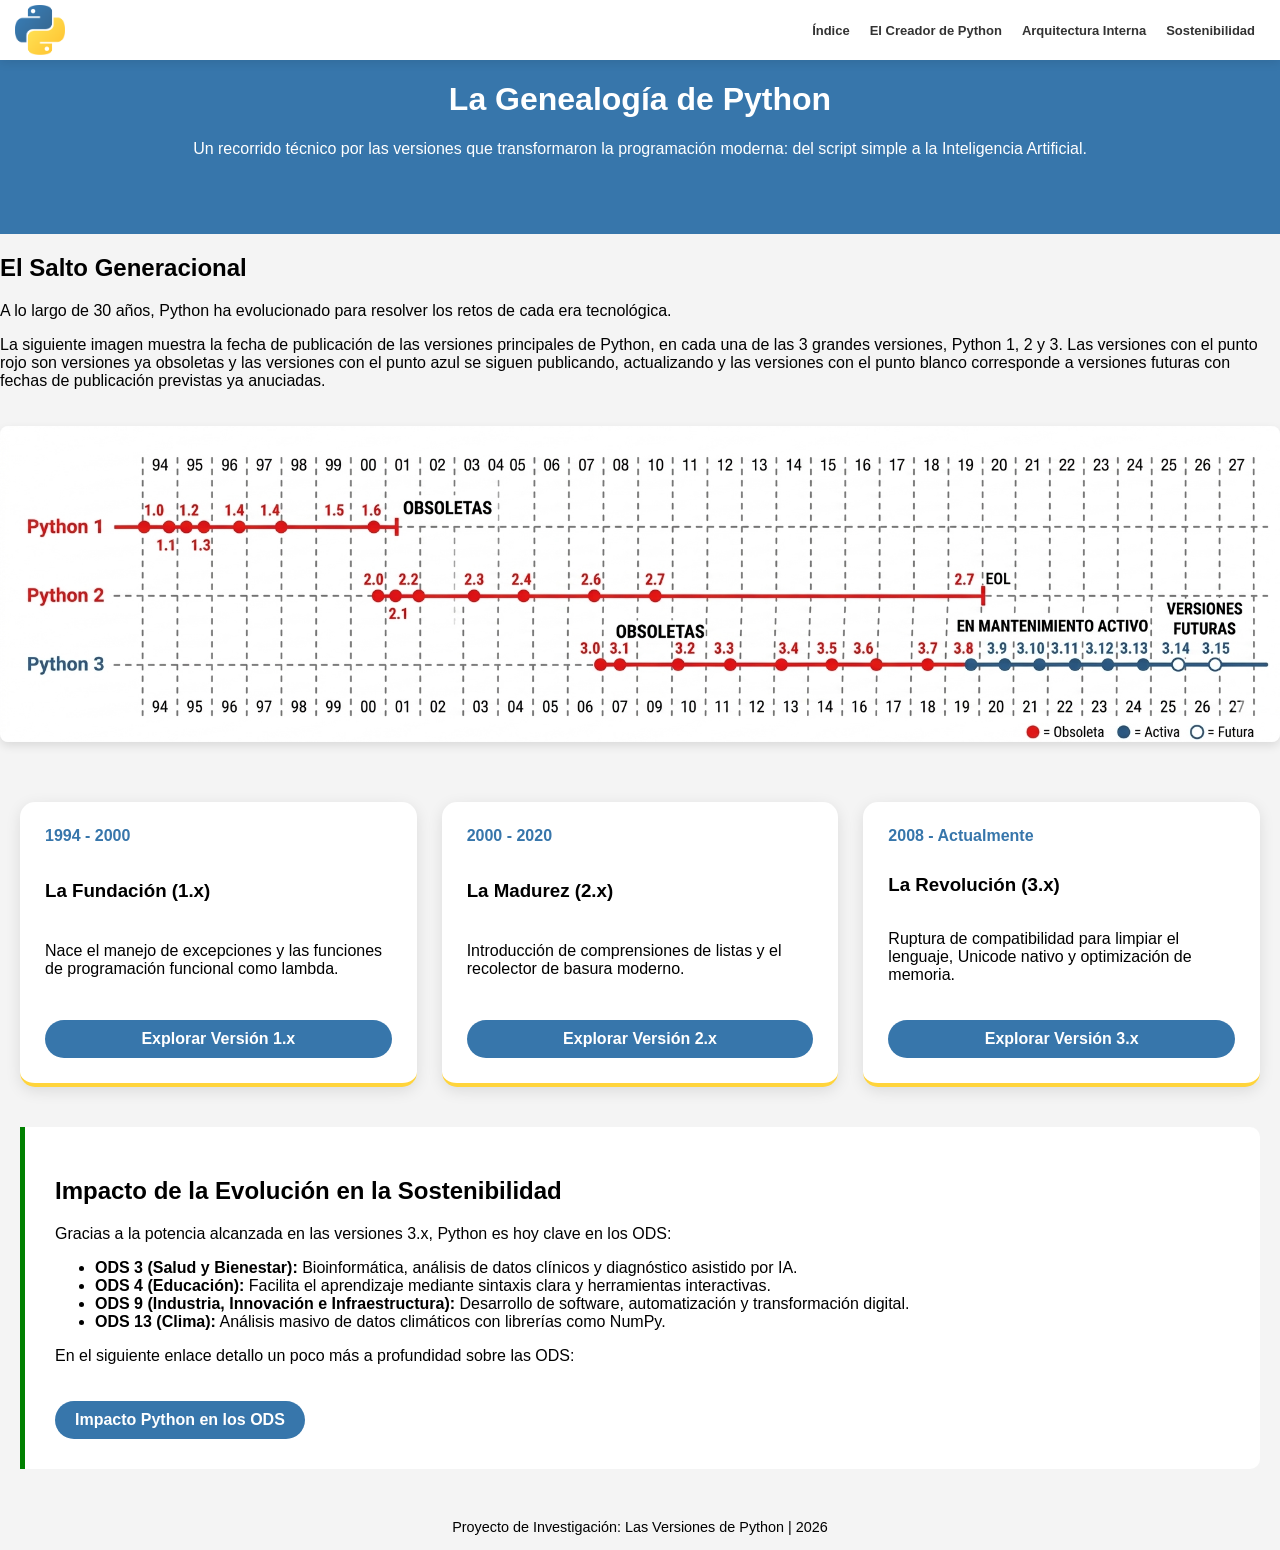
<file: index.html>
<!DOCTYPE html>
<html lang="es">
<head>
    <meta charset="UTF-8">
    <meta name="viewport" content="width=device-width, initial-scale=1.0">
    <title>Evolución de Python | De 0.9.0 a la Actualidad</title>
    <link rel="stylesheet" href="styles.css">
    <link rel="stylesheet" href="menu.css">
</head>
<body>

    <script src="menu.js"></script>
    <div id="menu" class="menu"></div>

    <div class="container">
        
        <header class="hero-versions">
            <h1>La Genealogía de Python</h1>
            <p>Un recorrido técnico por las versiones que transformaron la programación moderna: del script simple a la Inteligencia Artificial.</p>
        </header>

        <main>
            <section class="version-summary">
                <h2>El Salto Generacional</h2>
                <p>A lo largo de 30 años, Python ha evolucionado para resolver los retos de cada era tecnológica.</p>

                <p>La siguiente imagen muestra la fecha de publicación de las versiones principales de Python, en cada una de las 3 grandes versiones, Python 1, 2 y 3.
                    Las versiones con el punto rojo son versiones ya obsoletas y las versiones con el punto azul se siguen publicando, actualizando y las versiones con el punto blanco corresponde a versiones futuras con fechas de publicación previstas ya anuciadas.</p>
                
                <div class="scroll-container">
                    <img src="LineaTemporalPython.png">
                </div>
                
                <div class="timeline-overview">
                    <div class="v-card">
                        <span class="year">1994 - 2000</span>
                        <h3>La Fundación (1.x)</h3>
                        <p>Nace el manejo de excepciones y las funciones de programación funcional como lambda.</p>
                        <a href="python1x.html" class="btn">Explorar Versión 1.x</a>
                    </div>

                    <div class="v-card">
                        <span class="year">2000 - 2020</span>
                        <h3>La Madurez (2.x)</h3>
                        <p>Introducción de comprensiones de listas y el recolector de basura moderno.</p>
                        <a href="python2x.html" class="btn">Explorar Versión 2.x</a>
                    </div>

                    <div class="v-card">
                        <span class="year">2008 - Actualmente</span>
                        <h3>La Revolución (3.x)</h3>
                        <p>Ruptura de compatibilidad para limpiar el lenguaje, Unicode nativo y optimización de memoria.</p>
                        <a href="python3x.html" class="btn">Explorar Versión 3.x</a>
                    </div>
                </div>
            </section>

            <section class="ods-impact">
                <h2>Impacto de la Evolución en la Sostenibilidad</h2>
                <p>Gracias a la potencia alcanzada en las versiones 3.x, Python es hoy clave en los ODS:</p>
                <ul>
                    <li><strong>ODS 3 (Salud y Bienestar):</strong> Bioinformática, análisis de datos clínicos y diagnóstico asistido por IA.</li>
                    <li><strong>ODS 4 (Educación):</strong> Facilita el aprendizaje mediante sintaxis clara y herramientas interactivas.</li>
                    <li><strong>ODS 9 (Industria, Innovación e Infraestructura):</strong> Desarrollo de software, automatización y transformación digital.</li>
                    <li><strong>ODS 13 (Clima):</strong> Análisis masivo de datos climáticos con librerías como NumPy.</li>
                </ul>
                <p>En el siguiente enlace detallo un poco más a profundidad sobre las ODS:</p>
                <a href="ImpactoPythonODS.html" class="btn">Impacto Python en los ODS</a>
            </section>
        </main>

        <footer>
            <p>Proyecto de Investigación: Las Versiones de Python | 2026</p>
        </footer>

    </div>
</body>
</html>
</file>
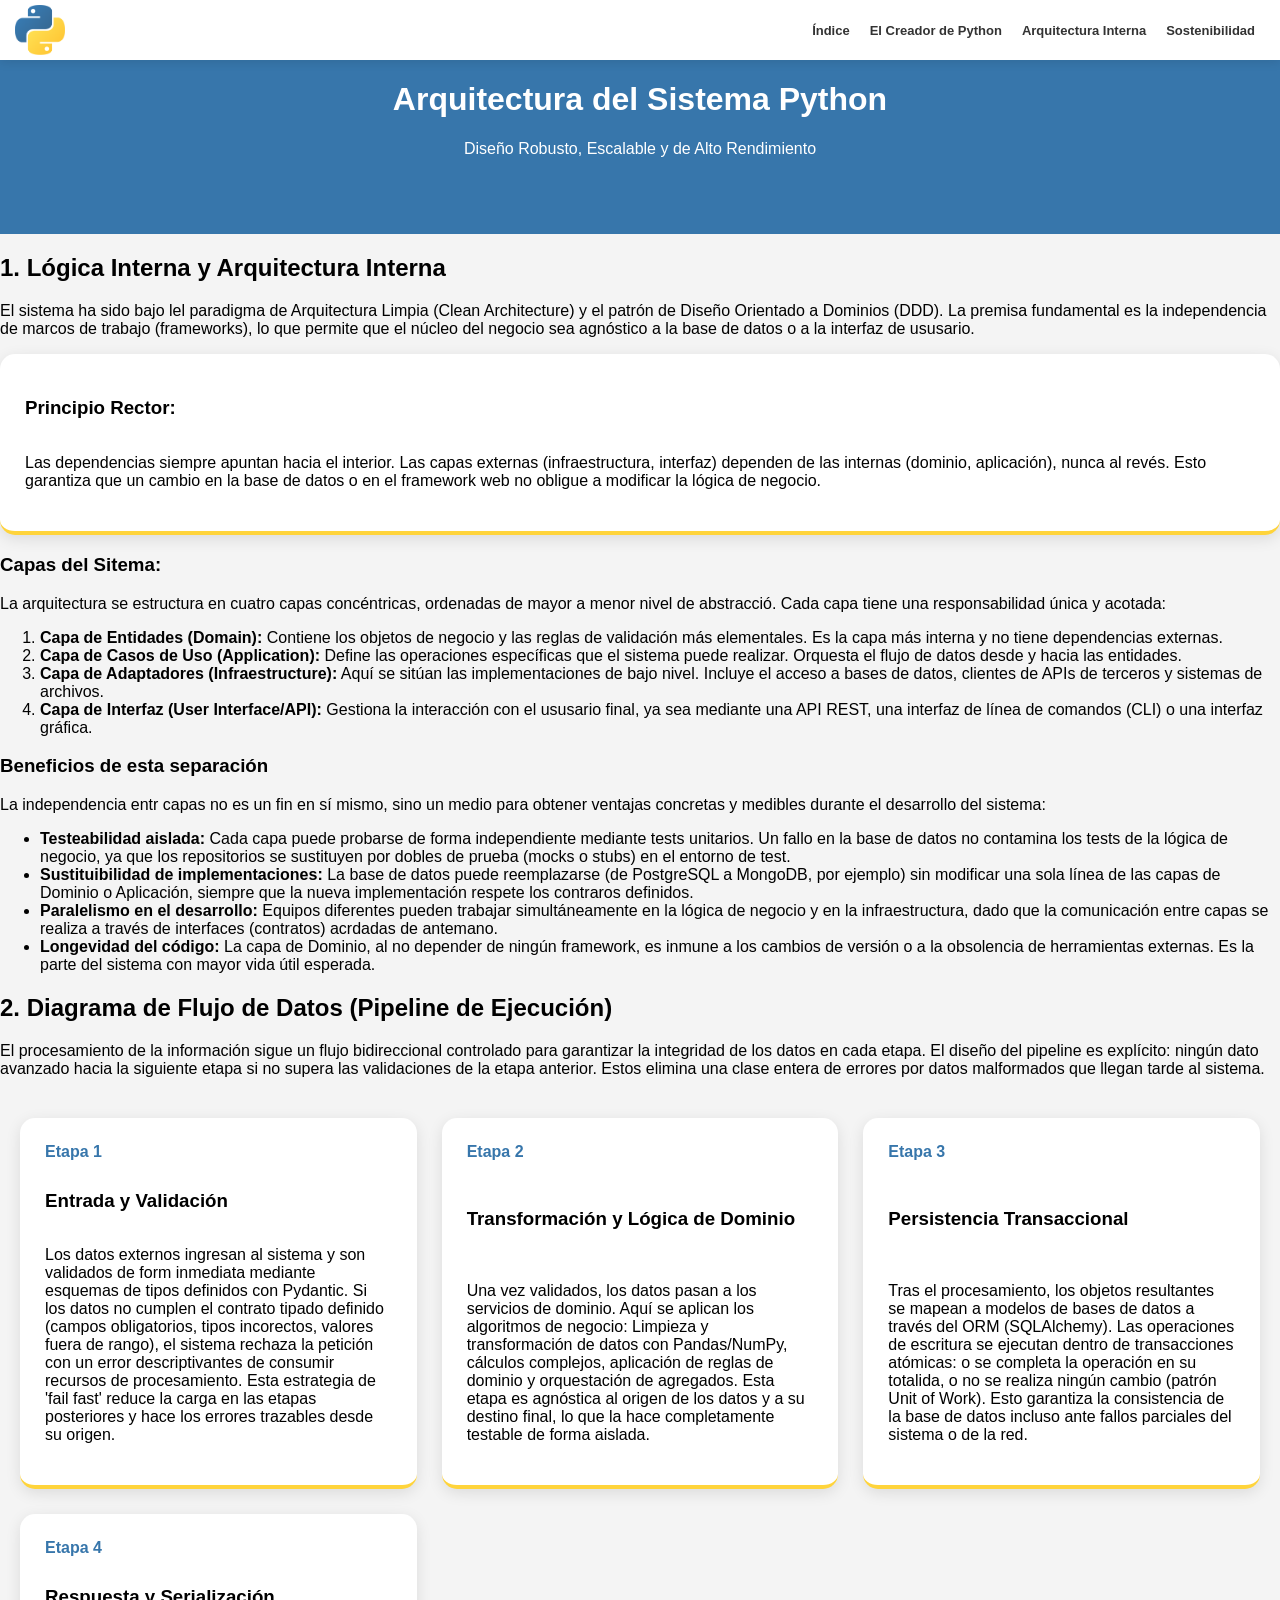
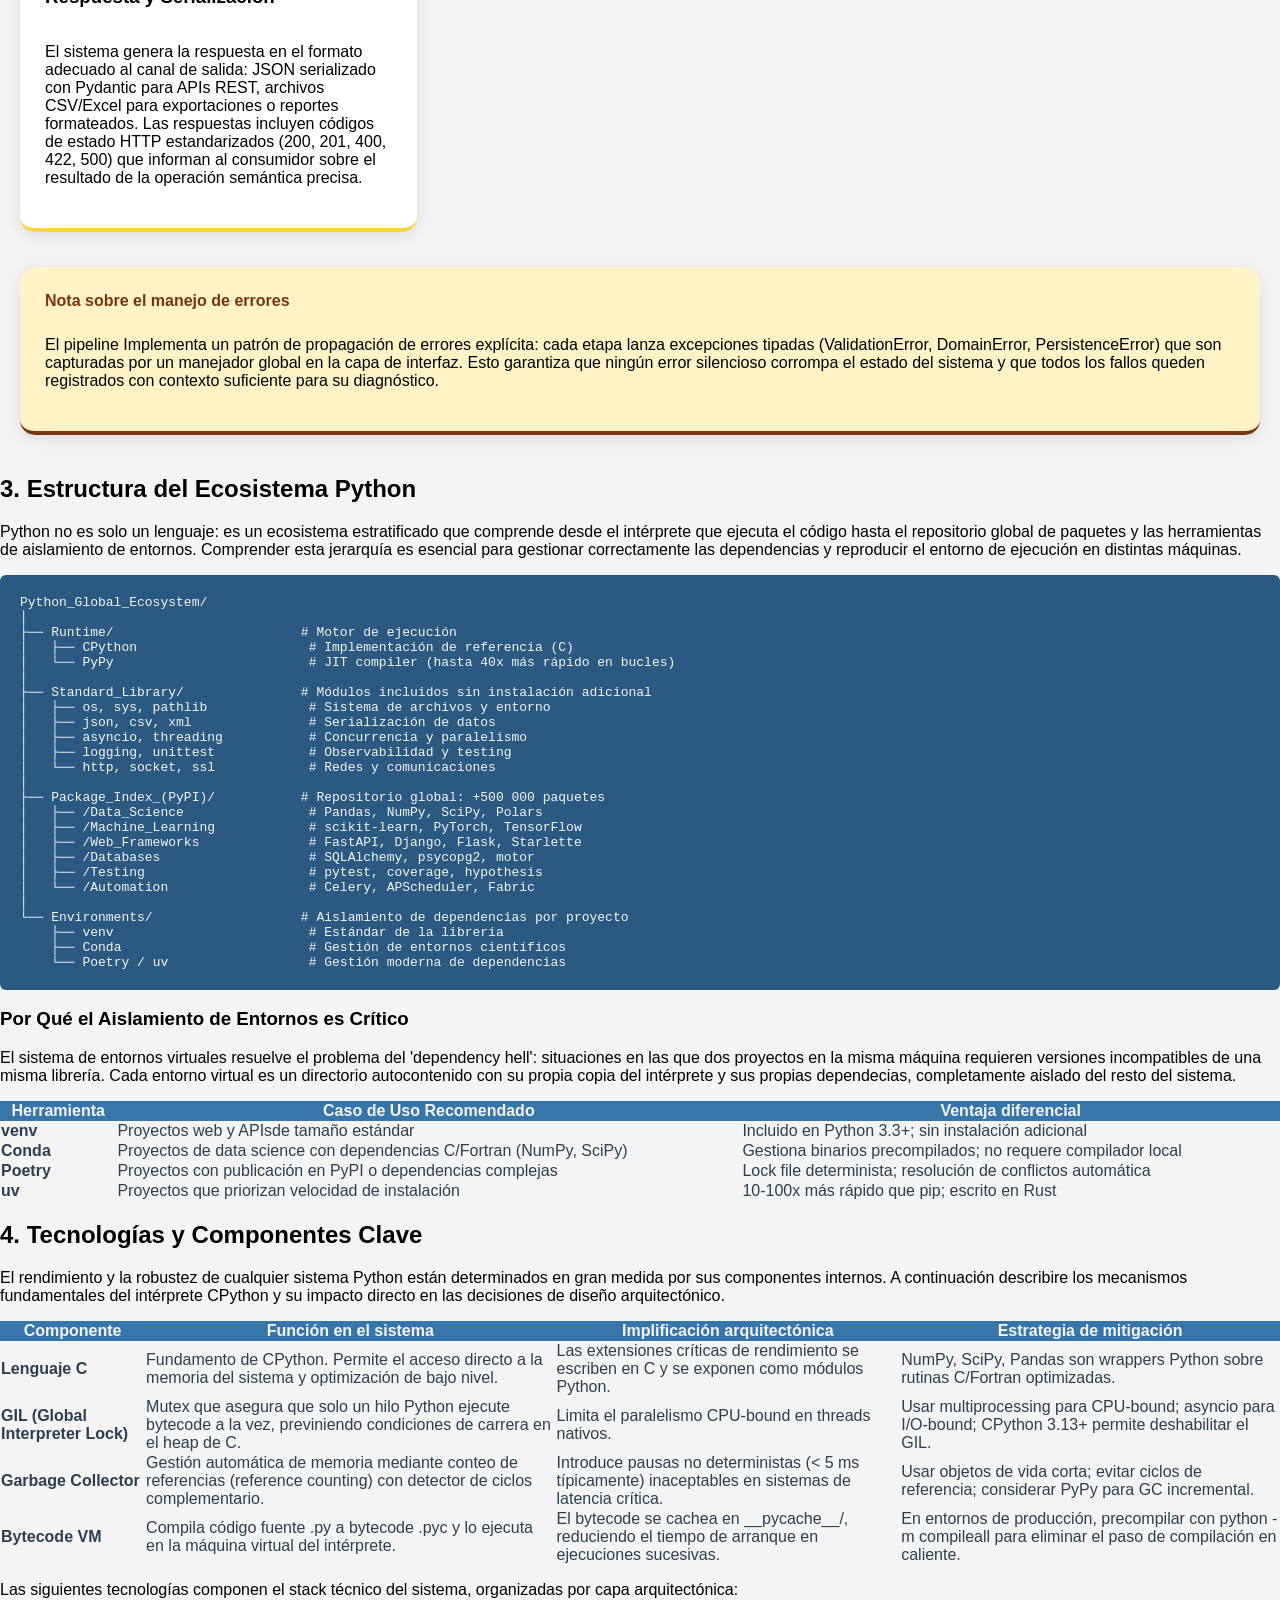
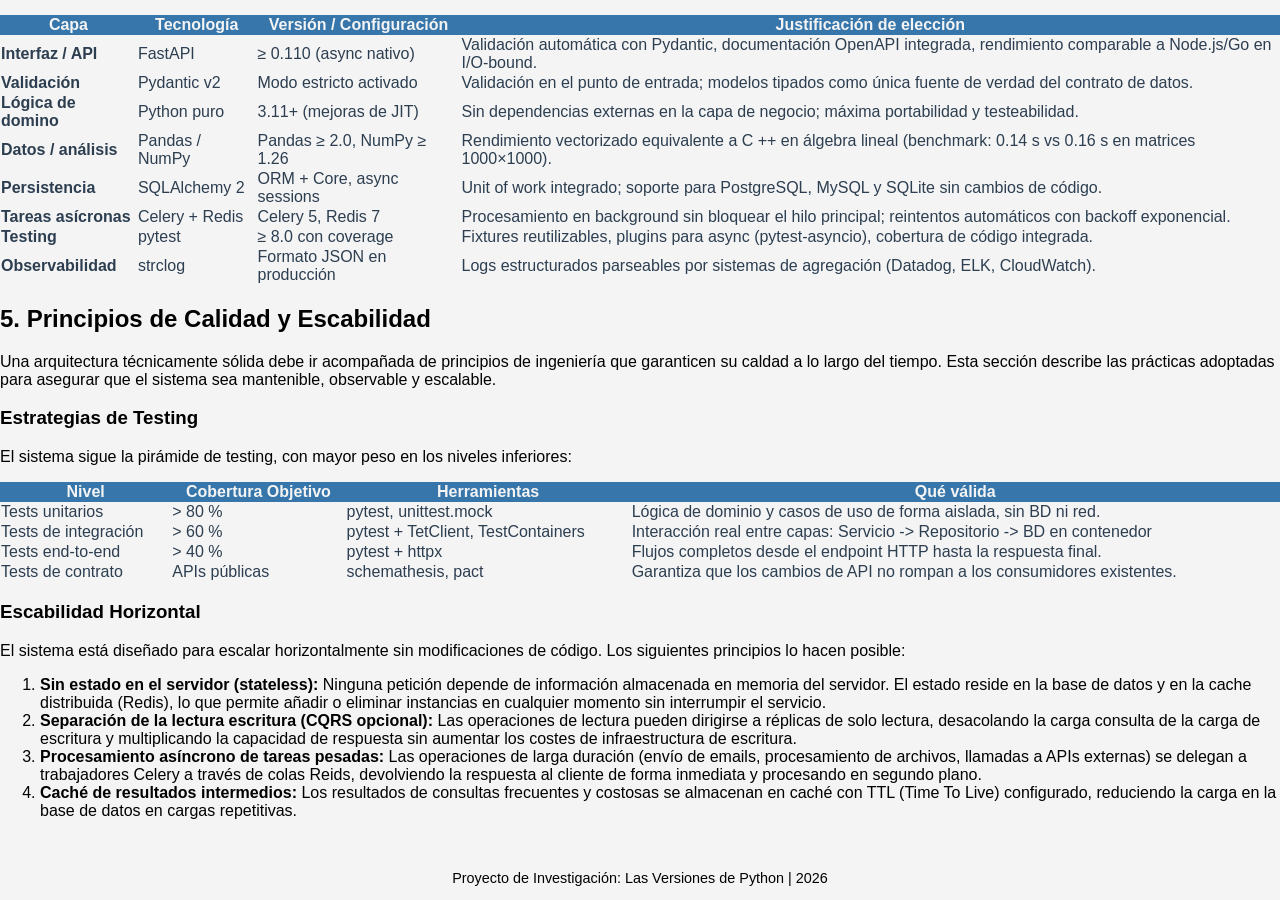
<file: ArquitecturaSistema.html>
<!DOCTYPE html>
<html lang="es">
    <head>
        <meta charset="UTF-8">
        <meta name="viewport" content="width=device-width, initial-scale=1.0">
        <title>Evolución de Python | Arquitectura del Sistema</title>
        <link rel="stylesheet" href="styles.css">
        <link rel="stylesheet" href="menu.css">
    </head>

    <body>
        <script src="menu.js"></script>
        <div id="menu" class="menu"></div>

        <div class="container">
            
            <header class="hero-versions">
                <h1>Arquitectura del Sistema Python</h1>
                <p>Diseño Robusto, Escalable y de Alto Rendimiento</p>
            </header>

            <main class="content-container">
                <section class="text-block">
                    <h2>1. Lógica Interna y Arquitectura Interna</h2>
                    <p>El sistema ha sido bajo lel paradigma de Arquitectura Limpia (Clean Architecture) y el patrón de Diseño Orientado a Dominios (DDD).
                        La premisa fundamental es la independencia de marcos de trabajo (frameworks), lo que permite que el núcleo del negocio sea agnóstico a la base de datos o a la interfaz de ususario.</p>

                    <div class="v-card">
                        <h3><strong>Principio Rector:</strong></h3>
                        <p>Las dependencias siempre apuntan hacia el interior. 
                            Las capas externas (infraestructura, interfaz) dependen de las internas (dominio, aplicación), nunca al revés. 
                            Esto garantiza que un cambio en la base de datos o en el framework web no obligue a modificar la lógica de negocio.</p>
                    </div>
                    
                    <div class="diagram-box">
                        <h3>Capas del Sitema:</h3>
                        <p>La arquitectura se estructura en cuatro capas concéntricas, ordenadas de mayor a menor nivel de abstracció. Cada capa tiene una responsabilidad única y acotada:</p>
                        
                        <ol>
                            <li><strong>Capa de Entidades (Domain):</strong> Contiene los objetos de negocio y las reglas de validación más elementales. Es la capa más interna y no tiene dependencias externas.</li>
                            <li><strong>Capa de Casos de Uso (Application):</strong> Define las operaciones específicas que el sistema puede realizar. Orquesta el flujo de datos desde y hacia las entidades.</li>
                            <li><strong>Capa de Adaptadores (Infraestructure):</strong> Aquí se sitúan las implementaciones de bajo nivel. Incluye el acceso a bases de datos, clientes de APIs de terceros y sistemas de archivos.</li>
                            <li><strong>Capa de Interfaz (User Interface/API):</strong> Gestiona la interacción con el ususario final, ya sea mediante una API REST, una interfaz de línea de comandos (CLI) o una interfaz gráfica.</li>
                        </ol>

                        <h3>Beneficios de esta separación</h3>
                        <p>La independencia entr capas no es un fin en sí mismo, sino un medio para obtener ventajas concretas y medibles durante el desarrollo del sistema:</p>

                        <ul>
                            <li><strong>Testeabilidad aislada:</strong> Cada capa puede probarse de forma independiente mediante tests unitarios.
                                Un fallo en la base de datos no contamina los tests de la lógica de negocio, ya que los repositorios se sustituyen por dobles de prueba (mocks o stubs) en el entorno de test.</li>
                            <li><strong>Sustituibilidad de implementaciones:</strong> La base de datos puede reemplazarse (de PostgreSQL a MongoDB, por ejemplo) sin modificar una sola línea de las capas de Dominio o Aplicación, siempre que la nueva implementación respete los contraros definidos.</li>
                            <li><strong>Paralelismo en el desarrollo:</strong> Equipos diferentes pueden trabajar simultáneamente en la lógica de negocio y en la infraestructura, dado que la comunicación entre capas se realiza a través de interfaces (contratos) acrdadas de antemano.</li>
                            <li><strong>Longevidad del código:</strong> La capa de Dominio, al no depender de ningún framework, es inmune a los cambios de versión o a la obsolencia de herramientas externas.
                                Es la parte del sistema con mayor vida útil esperada.</li>
                        </ul>
                    </div>
                </section>

                <section class="text-block">
                    <h2>2. Diagrama de Flujo de Datos (Pipeline de Ejecución)</h2>
                    <p>El procesamiento de la información sigue un flujo bidireccional controlado para garantizar la integridad de los datos en cada etapa.
                        El diseño del pipeline es explícito: ningún dato avanzado hacia la siguiente etapa si no supera las validaciones de la etapa anterior.
                        Estos elimina una clase entera de errores por datos malformados que llegan tarde al sistema.</p>

                    <div class="timeline-overview">
                        <div class="v-card">
                            <span class="year">Etapa 1</span>
                            <h3>Entrada y Validación</h3>
                            <p>Los datos externos ingresan al sistema y son validados de form inmediata mediante esquemas de tipos definidos con Pydantic.
                                Si los datos no cumplen el contrato tipado definido (campos obligatorios, tipos incorectos, valores fuera de rango), el sistema rechaza la petición con un error descriptivantes de consumir recursos de procesamiento.
                                Esta estrategia de 'fail fast' reduce la carga en las etapas posteriores y hace los errores trazables desde su origen.
                            </p>
                        </div>

                        <div class="v-card">
                            <span class="year">Etapa 2</span>
                            <h3>Transformación y Lógica de Dominio</h3>
                            <p>Una vez validados, los datos pasan a los servicios de dominio. Aquí se aplican los algoritmos de negocio: Limpieza y transformación de datos con Pandas/NumPy, cálculos complejos, aplicación de reglas de dominio y orquestación de agregados.
                                Esta etapa es agnóstica al origen de los datos y a su destino final, lo que la hace completamente testable de forma aislada.
                            </p>
                        </div>

                        <div class="v-card">
                            <span class="year">Etapa 3</span>
                            <h3>Persistencia Transaccional</h3>
                            <p>Tras el procesamiento, los objetos resultantes se mapean a modelos de bases de datos a través del ORM (SQLAlchemy).
                                Las operaciones de escritura se ejecutan dentro de transacciones atómicas: o se completa la operación en su totalida, o no se realiza ningún cambio (patrón Unit of Work).
                                Esto garantiza la consistencia de la base de datos incluso ante fallos parciales del sistema o de la red.
                            </p>
                        </div>

                        <div class="v-card">
                            <span class="year">Etapa 4</span>
                            <h3>Respuesta y Serialización</h3>
                            <p>El sistema genera la respuesta en el formato adecuado al canal de salida: JSON serializado con Pydantic para APIs REST, archivos CSV/Excel para exportaciones o reportes formateados.
                                Las respuestas incluyen códigos de estado HTTP estandarizados (200, 201, 400, 422, 500) que informan al consumidor sobre el resultado de la operación semántica precisa.
                            </p>
                        </div>
                        
                        <div class="note-card">
                            <span class="note">Nota sobre el manejo de errores</span>
                            <p>El pipeline Implementa un patrón de propagación de errores explícita: cada etapa lanza excepciones tipadas (ValidationError, DomainError, PersistenceError) que son capturadas por un manejador global en la capa de interfaz.
                                Esto garantiza que ningún error silencioso corrompa el estado del sistema y que todos los fallos queden registrados con contexto suficiente para su diagnóstico.
                            </p>
                        </div>
                    </div>
                </section>

                <section class="text-block">
                    <h2>3. Estructura del Ecosistema Python</h2>
                    <p>Python no es solo un lenguaje: es un ecosistema estratificado que comprende desde el intérprete que ejecuta el código hasta el repositorio global de paquetes y las herramientas de aislamiento de entornos.
                        Comprender esta jerarquía es esencial para gestionar correctamente las dependencias y reproducir el entorno de ejecución en distintas máquinas.
                    </p>

                    <div class="file-tree">
                        <pre>
Python_Global_Ecosystem/
│
├── Runtime/                        # Motor de ejecución
│   ├── CPython                      # Implementación de referencia (C)
│   └── PyPy                         # JIT compiler (hasta 40x más rápido en bucles)
│
├── Standard_Library/               # Módulos incluidos sin instalación adicional
│   ├── os, sys, pathlib             # Sistema de archivos y entorno
│   ├── json, csv, xml               # Serialización de datos
│   ├── asyncio, threading           # Concurrencia y paralelismo
│   ├── logging, unittest            # Observabilidad y testing
│   └── http, socket, ssl            # Redes y comunicaciones
│
├── Package_Index_(PyPI)/           # Repositorio global: +500 000 paquetes
│   ├── /Data_Science                # Pandas, NumPy, SciPy, Polars
│   ├── /Machine_Learning            # scikit-learn, PyTorch, TensorFlow
│   ├── /Web_Frameworks              # FastAPI, Django, Flask, Starlette
│   ├── /Databases                   # SQLAlchemy, psycopg2, motor
│   ├── /Testing                     # pytest, coverage, hypothesis
│   └── /Automation                  # Celery, APScheduler, Fabric
│
└── Environments/                   # Aislamiento de dependencias por proyecto
    ├── venv                         # Estándar de la librería
    ├── Conda                        # Gestión de entornos científicos
    └── Poetry / uv                  # Gestión moderna de dependencias</pre>
                    </div>

                    <div class="text-block">
                        <h3>Por Qué el Aislamiento de Entornos es Crítico</h3>
                        <p>El sistema de entornos virtuales resuelve el problema del 'dependency hell': situaciones en las que dos proyectos en la misma máquina requieren versiones incompatibles de una misma librería.
                            Cada entorno virtual es un directorio autocontenido con su propia copia del intérprete y sus propias dependecias, completamente aislado del resto del sistema.</p>

                        <div class="table-container">
                            <table class="data-table">
                                <thead>
                                    <tr>
                                        <th>Herramienta</th>
                                        <th>Caso de Uso Recomendado</th>
                                        <th>Ventaja diferencial</th>
                                    </tr>
                                </thead>
                                <tbody>
                                    <tr>
                                        <td><strong>venv</strong></td>
                                        <td>Proyectos web y APIsde tamaño estándar</td>
                                        <td>Incluido en Python 3.3+; sin instalación adicional</td>
                                    </tr>
                                    <tr>
                                        <td><strong>Conda</strong></td>
                                        <td>Proyectos de data science con dependencias C/Fortran (NumPy, SciPy)</td>
                                        <td>Gestiona binarios precompilados; no requere compilador local</td>
                                    </tr>
                                    <tr>
                                        <td><strong>Poetry</strong></td>
                                        <td>Proyectos con publicación en PyPI o dependencias complejas</td>
                                        <td>Lock file determinista; resolución de conflictos automática</td>
                                    </tr>
                                    <tr>
                                        <td><strong>uv</strong></td>
                                        <td>Proyectos que priorizan velocidad de instalación</td>
                                        <td>10-100x más rápido que pip; escrito en Rust</td>
                                    </tr>
                                </tbody>
                            </table>
                        </div>
                    </div>
                </section>

                <section class="text-block">
                    <h2>4. Tecnologías y Componentes Clave</h2>
                    <p>El rendimiento y la robustez de cualquier sistema Python están determinados en gran medida por sus componentes internos.
                        A continuación describire los mecanismos fundamentales del intérprete CPython y su impacto directo en las decisiones de diseño arquitectónico.
                    </p>

                    <table class="data-table">
                        <thead>
                            <tr>
                                <th>Componente</th>
                                <th>Función en el sistema</th>
                                <th>Implificación arquitectónica</th>
                                <th>Estrategia de mitigación</th>
                            </tr>
                        </thead>
                        <tbody>
                            <tr>
                                <td><strong>Lenguaje C</strong></td>
                                <td>Fundamento de CPython. Permite el acceso directo a la memoria del sistema y optimización de bajo nivel.</td>
                                <td>Las extensiones críticas de rendimiento se escriben en C y se exponen como módulos Python.</td>
                                <td>NumPy, SciPy, Pandas son wrappers Python sobre rutinas C/Fortran optimizadas.</td>
                            </tr>
                            <tr>
                                <td><strong>GIL (Global Interpreter Lock)</strong></td>
                                <td>Mutex que asegura que solo un hilo Python ejecute bytecode a la vez, previniendo condiciones de carrera en el heap de C.</td>
                                <td>Limita el paralelismo CPU-bound en threads nativos.</td>
                                <td>Usar multiprocessing para CPU-bound; asyncio para I/O-bound; CPython 3.13+ permite deshabilitar el GIL.</td>
                            </tr>
                            <tr>
                                <td><strong>Garbage Collector</strong></td>
                                <td>Gestión automática de memoria mediante conteo de referencias (reference counting) con detector de ciclos complementario.</td>
                                <td>Introduce pausas no deterministas (< 5 ms típicamente) inaceptables en sistemas de latencia crítica.</td>
                                <td>Usar objetos de vida corta; evitar ciclos de referencia; considerar PyPy para GC incremental.</td>
                            </tr>
                            <tr>
                                <td><strong>Bytecode VM</strong></td>
                                <td>Compila código fuente .py a bytecode .pyc y lo ejecuta en la máquina virtual del intérprete.</td>
                                <td>El bytecode se cachea en __pycache__/, reduciendo el tiempo de arranque en ejecuciones sucesivas.</td>
                                <td>En entornos de producción, precompilar con python -m compileall para eliminar el paso de compilación en caliente.</td>
                            </tr>
                        </tbody>
                    </table>

                    <p>Las siguientes tecnologías componen el stack técnico del sistema, organizadas por capa arquitectónica:</p>

                    <table class="data-table">
                        <thead>
                            <tr>
                                <th>Capa</th>
                                <th>Tecnología</th>
                                <th>Versión / Configuración</th>
                                <th>Justificación de elección</th>
                            </tr>
                        </thead>
                        <tbody>
                            <tr>
                                <td><strong>Interfaz / API </strong></td>
                                <td>FastAPI</td>
                                <td>≥ 0.110 (async nativo)</td>
                                <td>Validación automática con Pydantic, documentación OpenAPI integrada, rendimiento comparable a Node.js/Go en I/O-bound.</td>
                            </tr>
                            <tr>
                                <td><strong>Validación</strong></td>
                                <td>Pydantic v2</td>
                                <td>Modo estricto activado</td>
                                <td>Validación en el punto de entrada; modelos tipados como única fuente de verdad del contrato de datos.</td>
                            </tr>
                            <tr>
                                <td><strong>Lógica de domino</strong></td>
                                <td>Python puro</td>
                                <td>3.11+ (mejoras de JIT)</td>
                                <td>Sin dependencias externas en la capa de negocio; máxima portabilidad y testeabilidad.</td>
                            </tr>
                            <tr>
                                <td><strong>Datos / análisis</strong></td>
                                <td>Pandas / NumPy</td>
                                <td>Pandas ≥ 2.0, NumPy ≥ 1.26</td>
                                <td>Rendimiento vectorizado equivalente a C ++ en álgebra lineal (benchmark: 0.14 s vs 0.16 s en matrices 1000×1000).</td>
                            </tr>
                            <tr>
                                <td><strong>Persistencia</strong></td>
                                <td>SQLAlchemy 2</td>
                                <td>ORM + Core, async sessions</td>
                                <td>Unit of work integrado; soporte para PostgreSQL, MySQL y SQLite sin cambios de código.</td>
                            </tr>
                            <tr>
                                <td><strong>Tareas asícronas</strong></td>
                                <td>Celery + Redis</td>
                                <td>Celery 5, Redis 7</td>
                                <td>Procesamiento en background sin bloquear el hilo principal; reintentos automáticos con backoff exponencial.</td>
                            </tr>
                            <tr>
                                <td><strong>Testing</strong></td>
                                <td>pytest</td>
                                <td>≥ 8.0 con coverage</td>
                                <td>Fixtures reutilizables, plugins para async (pytest-asyncio), cobertura de código integrada.</td>
                            </tr>
                            <tr>
                                <td><strong>Observabilidad</strong></td>
                                <td>strclog</td>
                                <td>Formato JSON en producción</td>
                                <td>Logs estructurados parseables por sistemas de agregación (Datadog, ELK, CloudWatch).</td>
                            </tr>
                        </tbody>
                    </table>
                </section>

                <section class="text-block">
                    <h2>5. Principios de Calidad y Escabilidad</h2>
                    <p>Una arquitectura técnicamente sólida debe ir acompañada de principios de ingeniería que garanticen su caldad a lo largo del tiempo.
                        Esta sección describe las prácticas adoptadas para asegurar que el sistema sea mantenible, observable y escalable.
                    </p>

                    <div class="text-block">
                        <h3>Estrategias de Testing</h3>
                        <p>El sistema sigue la pirámide de testing, con mayor peso en los niveles inferiores:</p>

                        <table class="data-table">
                            <thead>
                                <tr>
                                    <th>Nivel</th>
                                    <th>Cobertura Objetivo</th>
                                    <th>Herramientas</th>
                                    <th>Qué válida</th>
                                </tr>
                            </thead>
                            <tbody>
                                <tr>
                                    <td>Tests unitarios</td>
                                    <td>> 80 %</td>
                                    <td>pytest, unittest.mock</td>
                                    <td>Lógica de dominio y casos de uso de forma aislada, sin BD ni red.</td>
                                </tr>
                                <tr>
                                    <td>Tests de integración</td>
                                    <td>> 60 %</td>
                                    <td>pytest + TetClient, TestContainers</td>
                                    <td>Interacción real entre capas: Servicio -> Repositorio -> BD en contenedor</td>
                                </tr>
                                <tr>
                                    <td>Tests end-to-end</td>
                                    <td>> 40 %</td>
                                    <td>pytest + httpx</td>
                                    <td>Flujos completos desde el endpoint HTTP hasta la respuesta final.</td>
                                </tr>
                                <tr>
                                    <td>Tests de contrato</td>
                                    <td>APIs públicas</td>
                                    <td>schemathesis, pact</td>
                                    <td>Garantiza que los cambios de API no rompan a los consumidores existentes.</td>
                                </tr>
                            </tbody>
                        </table>
                    </div>

                    <div class="text-block">
                        <h3>Escabilidad Horizontal</h3>
                        <p>El sistema está diseñado para escalar horizontalmente sin modificaciones de código.
                            Los siguientes principios lo hacen posible:
                        </p>

                        <ol>
                            <li><strong>Sin estado en el servidor (stateless):</strong> Ninguna petición depende de información almacenada en memoria del servidor.
                                El estado reside en la base de datos y en la cache distribuida (Redis), lo que permite añadir o eliminar instancias en cualquier momento sin interrumpir el servicio.</li>

                            <li><strong>Separación de la lectura escritura (CQRS opcional):</strong> Las operaciones de lectura pueden dirigirse a réplicas de solo lectura, desacolando la carga consulta de la carga de escritura y multiplicando la capacidad de respuesta sin aumentar los costes de infraestructura de escritura.</li>
                        
                            <li><strong>Procesamiento asíncrono de tareas pesadas:</strong> Las operaciones de larga duración (envío de emails, procesamiento de archivos, llamadas a APIs externas) se delegan a trabajadores Celery a través de colas Reids, devolviendo la respuesta al cliente de forma inmediata y procesando en segundo plano.</li>

                            <li><strong>Caché de resultados intermedios:</strong> Los resultados de consultas frecuentes y costosas se almacenan en caché con TTL (Time To Live) configurado, reduciendo la carga en la base de datos en cargas repetitivas.</li>
                        </ol>
                    </div>
                </section>
            </main>

            <footer>
            <p>Proyecto de Investigación: Las Versiones de Python | 2026</p>
        </footer>
        </div>
    </body>
</html>
</file>
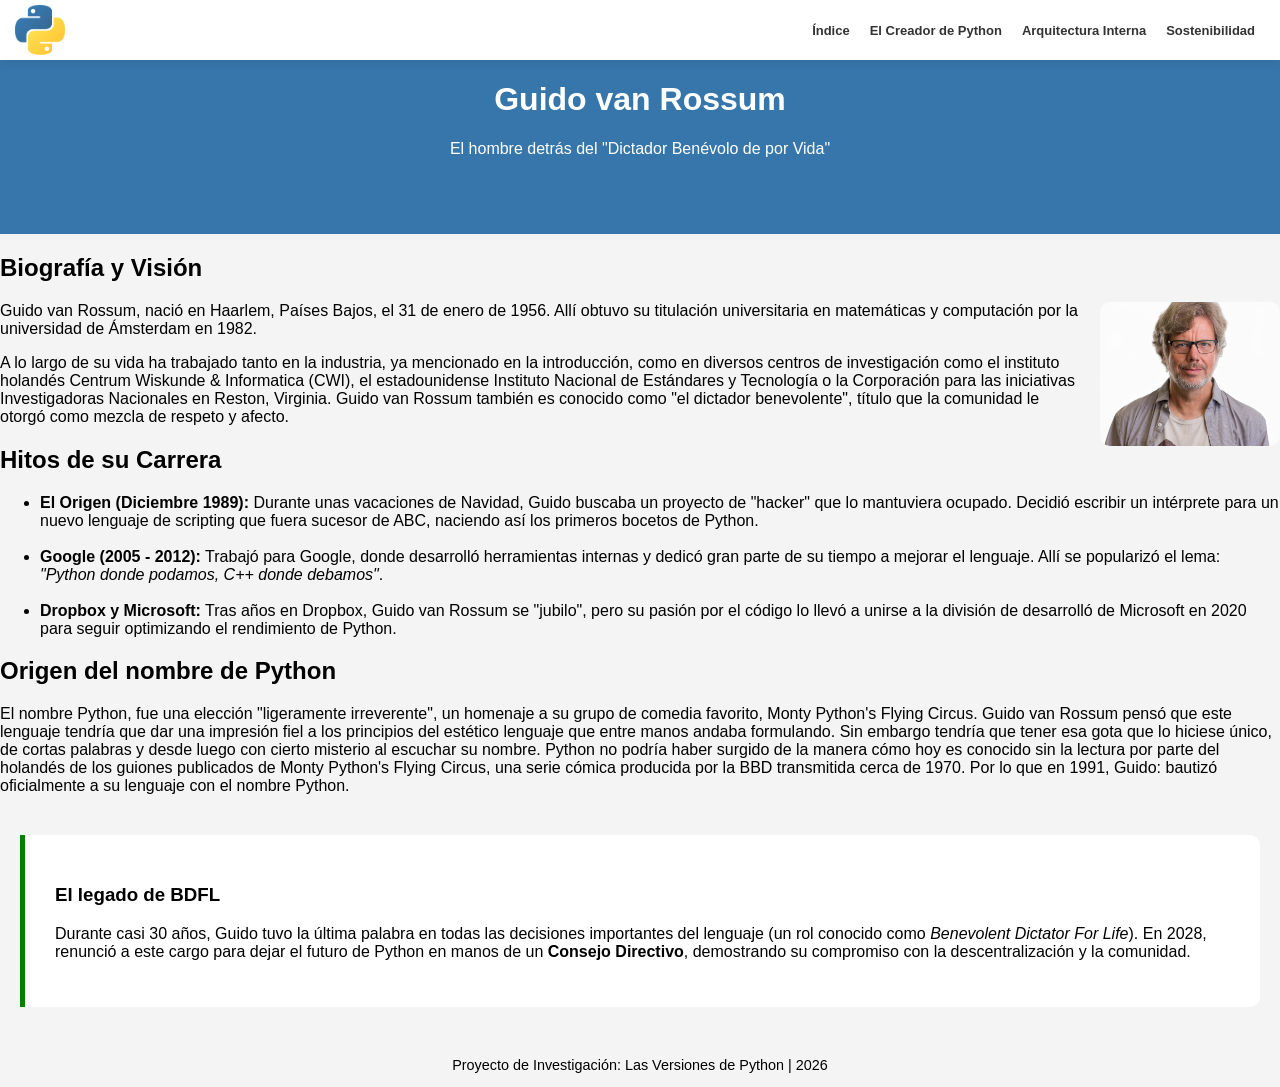
<file: creador.html>
<!DOCTYPE html>
<html lang="es">
    <head>
        <meta charset="UTF-8">
        <meta charset="UTF-8">
        <meta name="viewport" content="width=device-width, initial-scale=1.0">
        <title>Evolución de Python | El Creador de Python</title>
        <link rel="stylesheet" href="styles.css">
        <link rel="stylesheet" href="menu.css">
    </head>
    
    <body>
        <script src="menu.js"></script>
        <div id="menu" class="menu"></div>

        <div class="container">

            <header class="hero-versions">
                <h1>Guido van Rossum</h1>
                <p>El hombre detrás del "Dictador Benévolo de por Vida"</p>
            </header>

            <main class="content-container">
                <section class="text-block">
                    <h2>Biografía y Visión</h2>
                    <img src="guidofoto.jpg" alt="Guido van Rossum" style="float: right; width: 180px; border-radius: 10px; margin-left: 20px; margin-bottom: 10px; bottom: 2px soild #3776ab;">
                    <p>Guido van Rossum, nació en Haarlem, Países Bajos, el 31 de enero de 1956.
                        Allí obtuvo su titulación universitaria en matemáticas y computación por la universidad de Ámsterdam en 1982.</p>

                    <p>A lo largo de su vida ha trabajado tanto en la industria, ya mencionado en la introducción, como en diversos centros de investigación como el instituto holandés Centrum Wiskunde & Informatica (CWI), el estadounidense Instituto Nacional de Estándares y Tecnología o la Corporación para las iniciativas Investigadoras Nacionales en Reston, Virginia.
                        Guido van Rossum también es conocido como "el dictador benevolente", título que la comunidad le otorgó como mezcla de respeto y afecto.</p>
                </section>

                <section>
                    <h2>Hitos de su Carrera</h2>
                    <ul>
                        <li><strong>El Origen (Diciembre 1989):</strong> Durante unas vacaciones de Navidad, Guido buscaba un proyecto de "hacker" que lo mantuviera ocupado. 
                            Decidió escribir un intérprete para un nuevo lenguaje de scripting que fuera sucesor de ABC, naciendo así los primeros bocetos de Python.</li><br>

                        <li><strong>Google (2005 - 2012):</strong> Trabajó para Google, donde desarrolló herramientas internas y dedicó gran parte de su tiempo a mejorar el lenguaje.
                            Allí se popularizó el lema: <em>"Python donde podamos, C++ donde debamos"</em>.</li><br>

                        <li><strong>Dropbox y Microsoft:</strong> Tras años en Dropbox, Guido van Rossum se "jubilo", pero su pasión por el código lo llevó a unirse a la división de desarrolló de Microsoft en 2020 para seguir optimizando el rendimiento de Python.</li>
                    </ul>
                </section>

                <section class="text-block">
                    <h2>Origen del nombre de Python</h2>
                    <p>El nombre Python, fue una elección "ligeramente irreverente", un homenaje a su grupo de comedia favorito, Monty Python's Flying Circus.
                        Guido van Rossum pensó que este lenguaje tendría que dar una impresión fiel a los principios del estético lenguaje que entre manos andaba formulando.
                        Sin embargo tendría que tener esa gota que lo hiciese único, de cortas palabras y desde luego con cierto misterio al escuchar su nombre.
                        Python no podría haber surgido de la manera cómo hoy es conocido sin la lectura por parte del holandés de los guiones publicados de Monty Python's Flying Circus, una serie cómica producida por la BBD transmitida cerca de 1970.
                        Por lo que en 1991, Guido: bautizó oficialmente a su lenguaje con el nombre Python.   
                    </p>
                </section>

                <section class="ods-impact">
                    <h3>El legado de BDFL</h3>
                    <p>Durante casi 30 años, Guido tuvo la última palabra en todas las decisiones importantes del lenguaje (un rol conocido como <em>Benevolent Dictator For Life</em>).
                        En 2028, renunció a este cargo para dejar el futuro de Python en manos de un <strong>Consejo Directivo</strong>, demostrando su compromiso con la descentralización y la comunidad.
                    </p>
                </section>
            </main>

            <footer>
                <p>Proyecto de Investigación: Las Versiones de Python | 2026</p>
            </footer>
        </div>
    </body>
    </html>
</file>
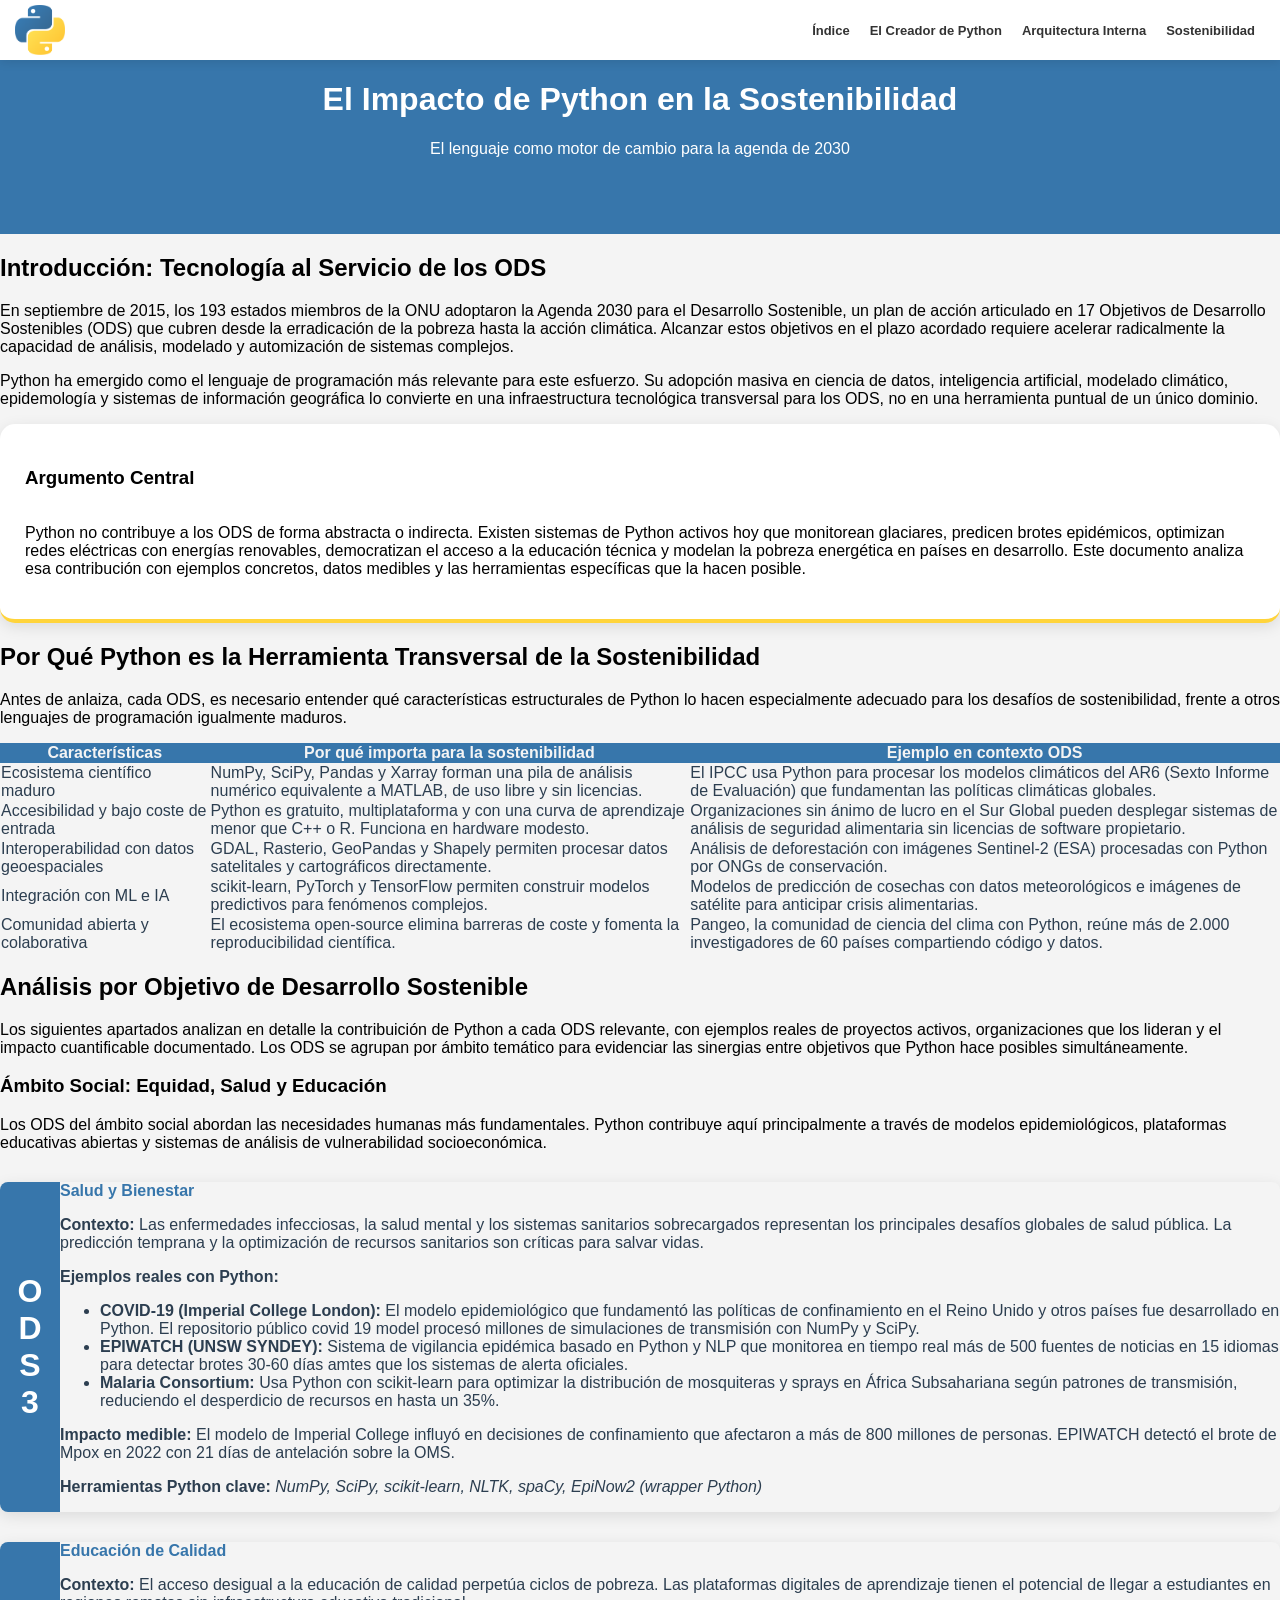
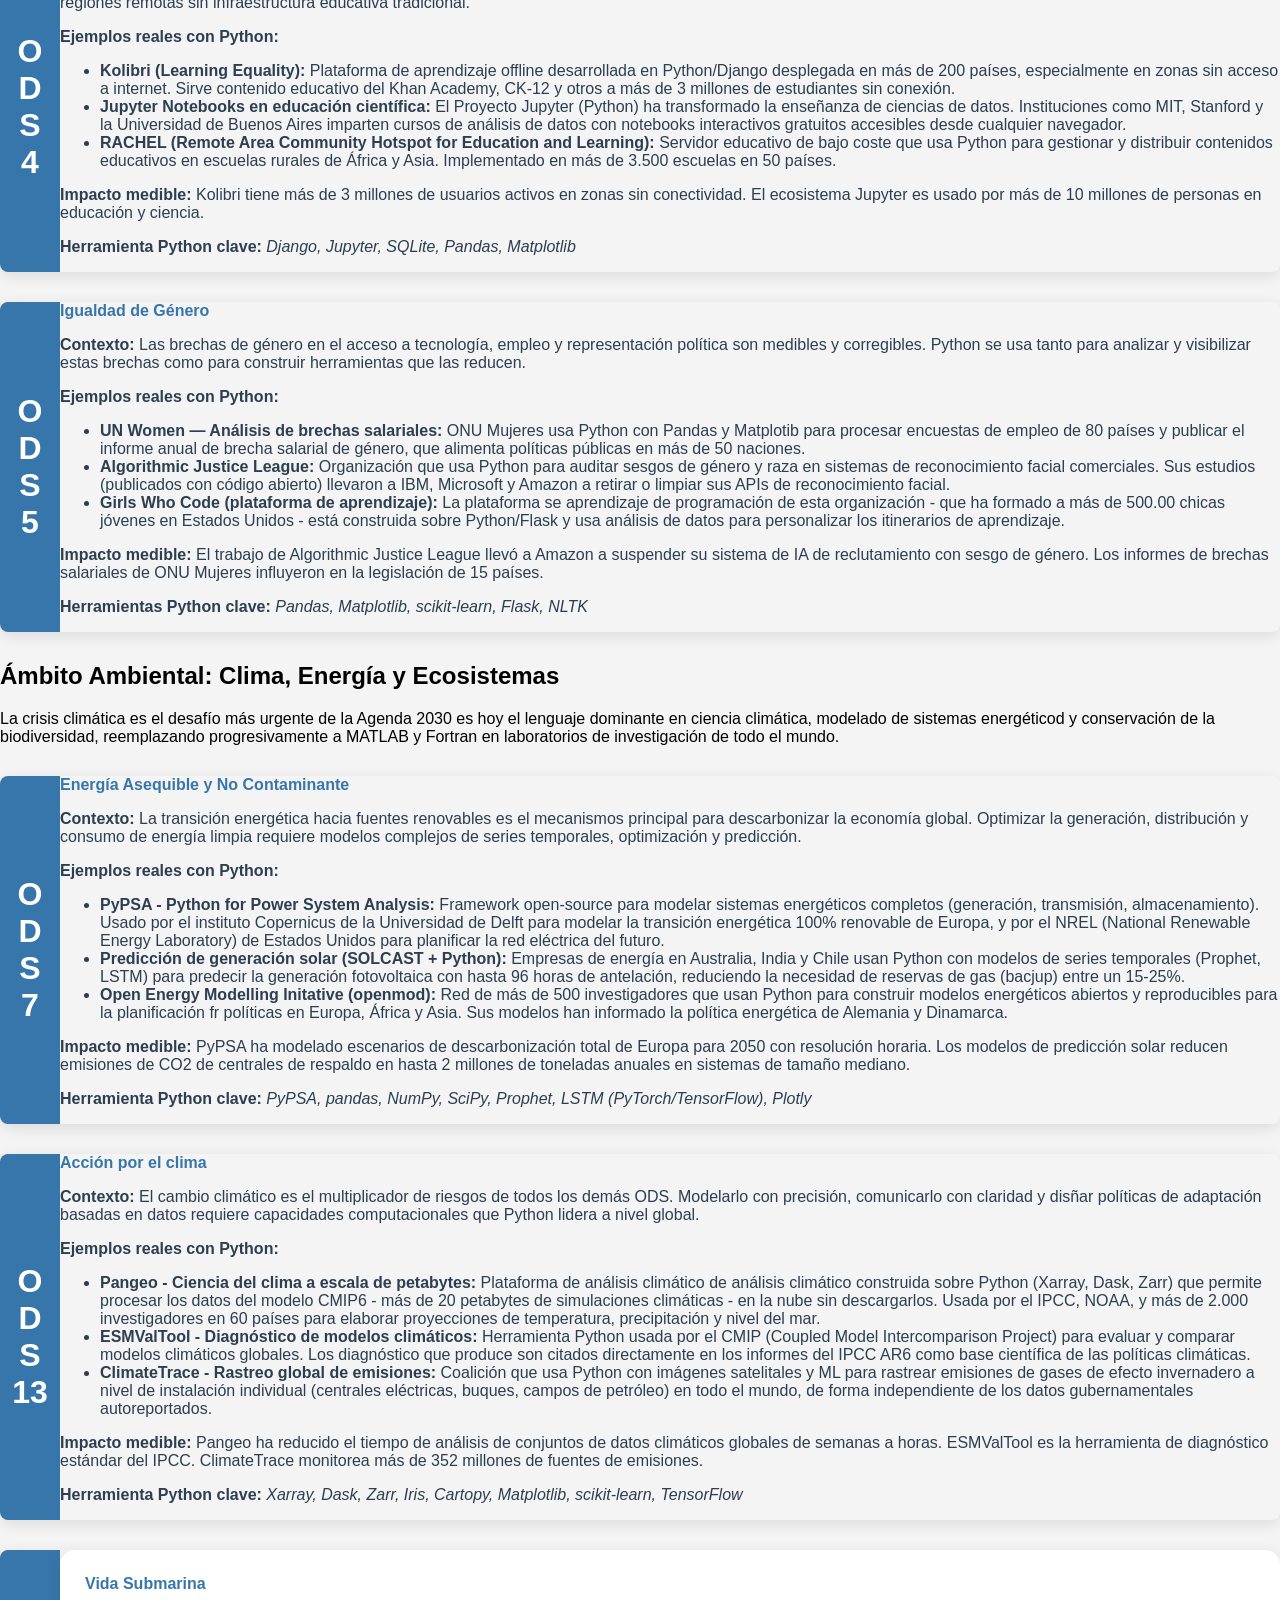
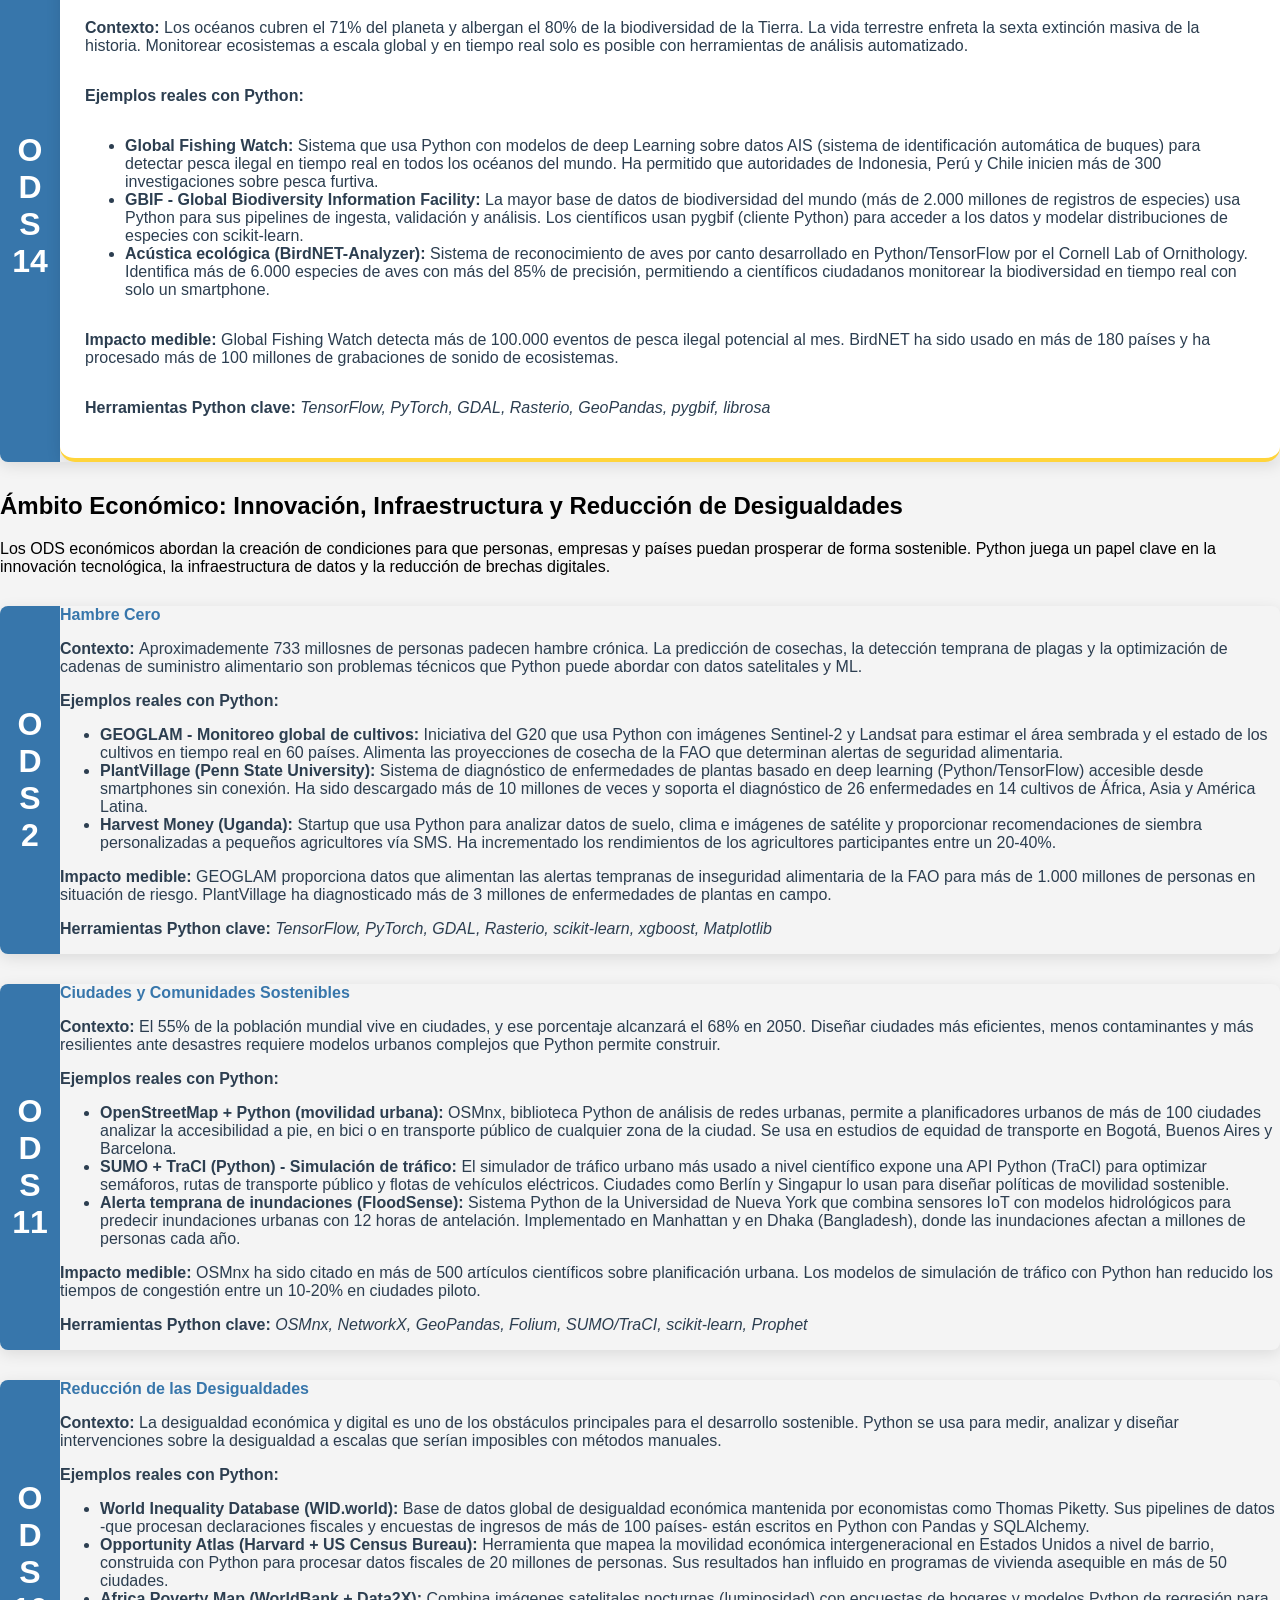
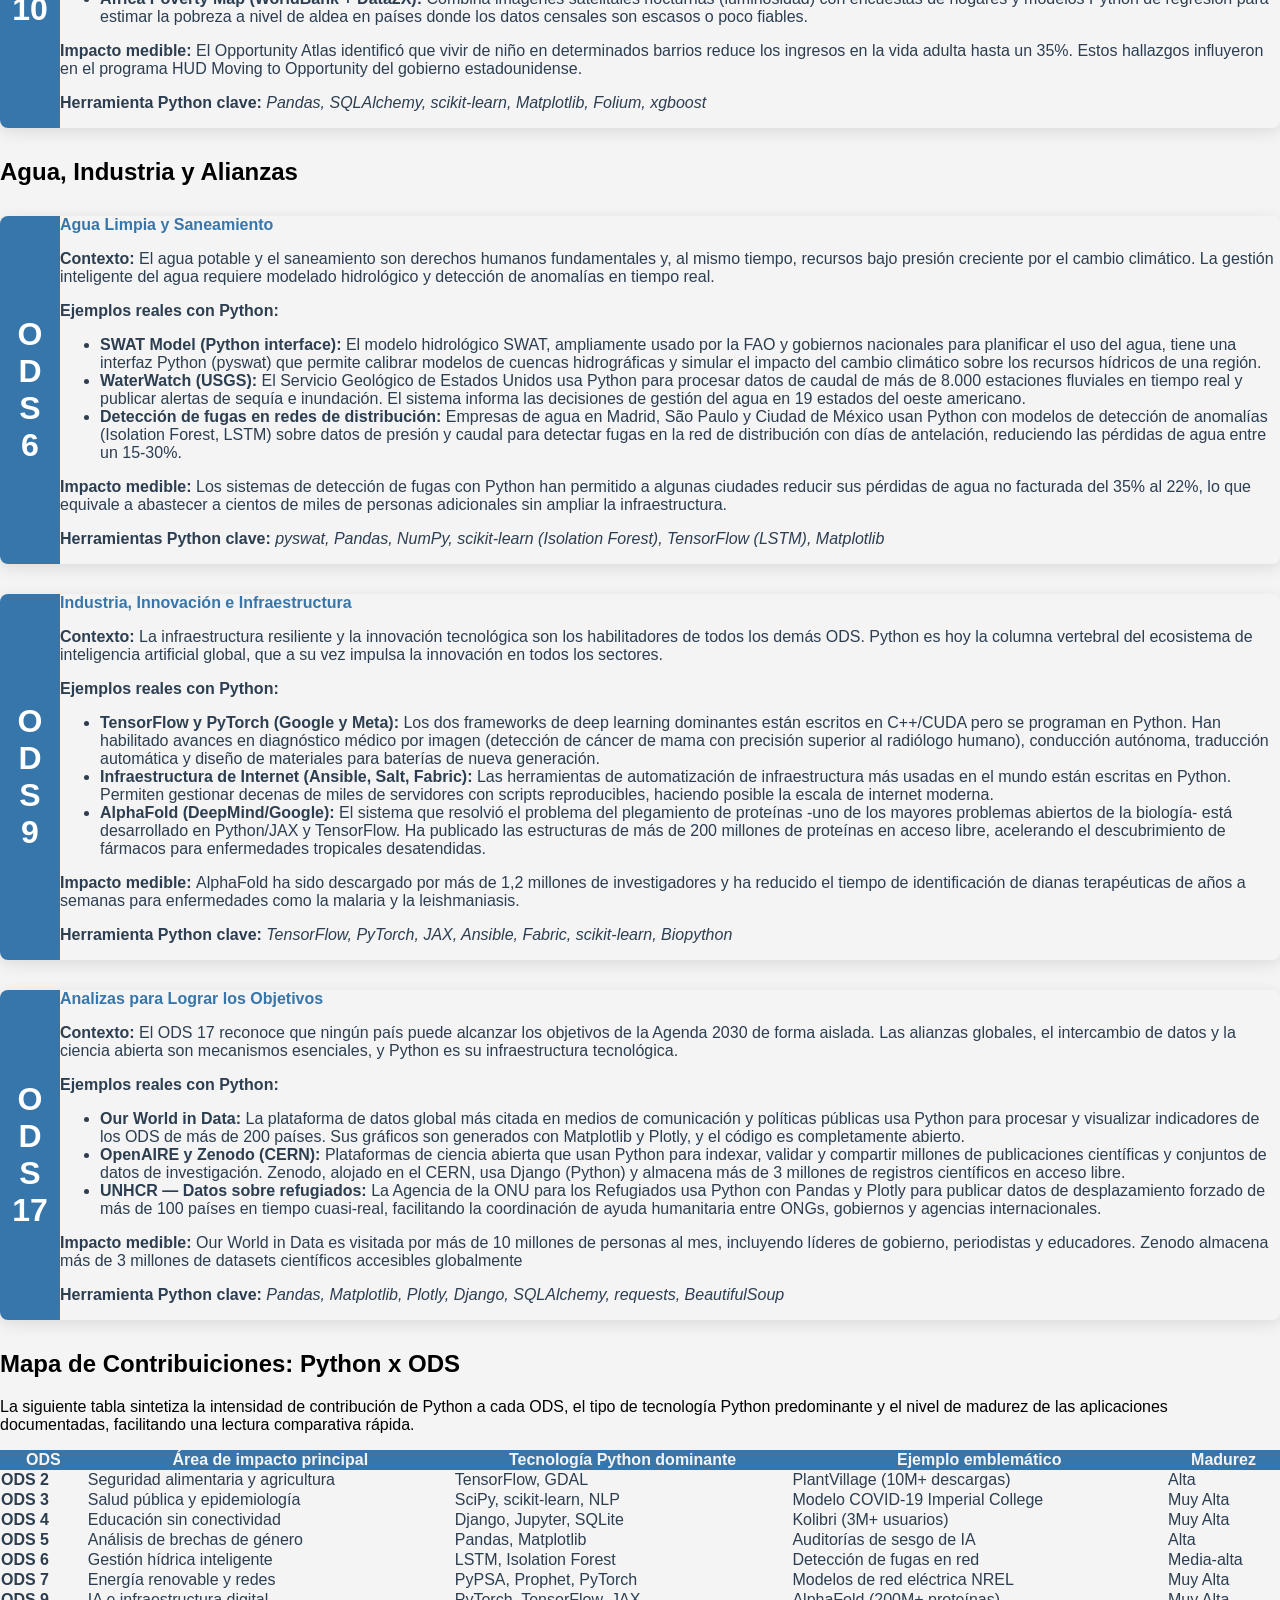
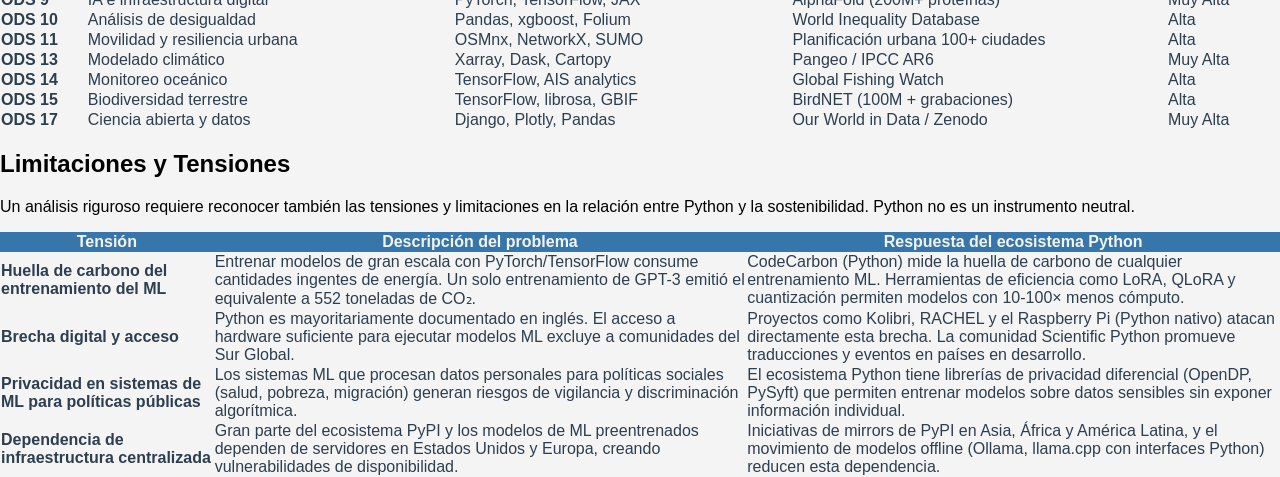
<file: ImpactoPythonODS.html>
<!DOCTYPE html>
<html lang="es">
    <head>
        <meta charset="UTF-8">
        <meta name="viewport" content="width=device-width, initial-scale=1.0">
        <title>Evolución de Python | Impacto de Python en la Sostenibilidad y los Objetivos de Desarrollo Sostenible (ODS)</title>
        <link rel="stylesheet" href="styles.css">
        <link rel="stylesheet" href="menu.css">
    </head>

    <body>
        <script src="menu.js"></script>
        <div id="menu" class="menu"></div>

        <div class="container">
            
            <header class="hero-versions">
                <h1>El Impacto de Python en la Sostenibilidad</h1>
                <p>El lenguaje como motor de cambio para la agenda de 2030</p>
            </header>
            
            <main class="content-container">
                <section class="text-block">
                    <h2>Introducción: Tecnología al Servicio de los ODS</h2>
                    <p>En septiembre de 2015, los 193 estados miembros de la ONU adoptaron la Agenda 2030 para el Desarrollo Sostenible, un plan de acción articulado en 17 Objetivos de Desarrollo Sostenibles (ODS) que cubren desde la erradicación de la pobreza hasta la acción climática.
                        Alcanzar estos objetivos en el plazo acordado requiere acelerar radicalmente la capacidad de análisis, modelado y automización de sistemas complejos.</p>

                    <p>Python ha emergido como el lenguaje de programación más relevante para este esfuerzo.
                        Su adopción masiva en ciencia de datos, inteligencia artificial, modelado climático, epidemología y sistemas de información geográfica lo convierte en una infraestructura tecnológica transversal para los ODS, no en una herramienta puntual de un único dominio.</p>

                    <div class="v-card">
                        <h3><strong>Argumento Central</strong></h3>
                        <p>Python no contribuye a los ODS de forma abstracta o indirecta. 
                            Existen sistemas de Python activos hoy que monitorean glaciares, predicen brotes epidémicos, optimizan redes eléctricas con energías renovables, democratizan el acceso a la educación técnica y modelan la pobreza energética en países en desarrollo. 
                            Este documento analiza esa contribución con ejemplos concretos, datos medibles y las herramientas específicas que la hacen posible.
                        </p>
                    </div>
                </section>

                <section class="text-block">
                    <h2>Por Qué Python es la Herramienta Transversal de la Sostenibilidad</h2>
                    <p>Antes de anlaiza, cada ODS, es necesario entender qué características estructurales de Python lo hacen especialmente adecuado para los desafíos de sostenibilidad, frente a otros lenguajes de programación igualmente maduros.</p>

                    <div class="table-container">
                        <table class="data-table">
                            <thead>
                                <tr>
                                    <th>Características</th>
                                    <th>Por qué importa para la sostenibilidad</th>
                                    <th>Ejemplo en contexto ODS</th>
                                </tr>
                            </thead>
                            <tbody>
                                <tr>
                                    <td>Ecosistema científico maduro</td>
                                    <td>NumPy, SciPy, Pandas y Xarray forman una pila de análisis numérico equivalente a MATLAB, de uso libre y sin licencias.</td>
                                    <td>El IPCC usa Python para procesar los modelos climáticos del AR6 (Sexto Informe de Evaluación) que fundamentan las políticas climáticas globales.</td>
                                </tr>
                                <tr>
                                    <td>Accesibilidad y bajo coste de entrada</td>
                                    <td>Python es gratuito, multiplataforma y con una curva de aprendizaje menor que C++ o R. Funciona en hardware modesto.</td>
                                    <td>Organizaciones sin ánimo de lucro en el Sur Global pueden desplegar sistemas de análisis de seguridad alimentaria sin licencias de software propietario.</td>
                                </tr>
                                <tr>
                                    <td>Interoperabilidad con datos geoespaciales</td>
                                    <td>GDAL, Rasterio, GeoPandas y Shapely permiten procesar datos satelitales y cartográficos directamente.</td>
                                    <td>Análisis de deforestación con imágenes Sentinel-2 (ESA) procesadas con Python por ONGs de conservación.</td>
                                </tr>
                                <tr>
                                    <td>Integración con ML e IA</td>
                                    <td>scikit-learn, PyTorch y TensorFlow permiten construir modelos predictivos para fenómenos complejos.</td>
                                    <td>Modelos de predicción de cosechas con datos meteorológicos e imágenes de satélite para anticipar crisis alimentarias.</td>
                                </tr>
                                <tr>
                                    <td>Comunidad abierta y colaborativa</td>
                                    <td>El ecosistema open-source elimina barreras de coste y fomenta la reproducibilidad científica.</td>
                                    <td>Pangeo, la comunidad de ciencia del clima con Python, reúne más de 2.000 investigadores de 60 países compartiendo código y datos.</td>
                                </tr>
                            </tbody>
                        </table>
                    </div>
                </section>

                <section class="text-block">
                    <h2>Análisis por Objetivo de Desarrollo Sostenible</h2>
                    <p>Los siguientes apartados analizan en detalle la contribuición de Python a cada ODS relevante, con ejemplos reales de proyectos activos, organizaciones que los lideran y el impacto cuantificable documentado.
                        Los ODS se agrupan por ámbito temático para evidenciar las sinergias entre objetivos que Python hace posibles simultáneamente.</p>

                    <h3>Ámbito Social: Equidad, Salud y Educación</h3>
                    <p>Los ODS del ámbito social abordan las necesidades humanas más fundamentales.
                        Python contribuye aquí principalmente a través de modelos epidemiológicos, plataformas educativas abiertas y sistemas de análisis de vulnerabilidad socioeconómica.</p>

                    <div class="ods-card">
                        <aside class="sidebar">
                            <span>O</span>
                            <span>D</span>
                            <span>S</span>
                            <span>3</span>
                        </aside>
                        <div class="card-content">
                            <span class="year">Salud y Bienestar</span>
                            <p><strong>Contexto: </strong>Las enfermedades infecciosas, la salud mental y los sistemas sanitarios sobrecargados representan los principales desafíos globales de salud pública. 
                            La predicción temprana y la optimización de recursos sanitarios son críticas para salvar vidas.</p>

                            <p><strong>Ejemplos reales con Python:</strong></p>
                            <ul>
                                <li><strong>COVID-19 (Imperial College London): </strong>El modelo epidemiológico que fundamentó las políticas de confinamiento en el Reino Unido y otros países fue desarrollado en Python. 
                                    El repositorio público covid 19 model procesó millones de simulaciones de transmisión con NumPy y SciPy.</li>

                                <li><strong>EPIWATCH (UNSW SYNDEY): </strong>Sistema de vigilancia epidémica basado en Python y NLP que monitorea en tiempo real más de 500 fuentes de noticias en 15 idiomas para detectar brotes 30-60 días amtes que los sistemas de alerta oficiales.</li>

                                <li><strong>Malaria Consortium: </strong>Usa Python con scikit-learn para optimizar la distribución de mosquiteras y sprays en África Subsahariana según patrones de transmisión, reduciendo el desperdicio de recursos en hasta un 35%.</li>
                            </ul>

                            <p><strong>Impacto medible: </strong>El modelo de Imperial College influyó en decisiones de confinamiento que afectaron a más de 800 millones de personas.
                                EPIWATCH detectó el brote de Mpox en 2022 con 21 días de antelación sobre la OMS.</p>

                            <p><strong>Herramientas Python clave: </strong><em>NumPy, SciPy, scikit-learn, NLTK, spaCy, EpiNow2 (wrapper Python)</em></p>
                        </div>
                    </div>

                    <div class="ods-card">
                        <aside class="sidebar">
                            <span>O</span>
                            <span>D</span>
                            <span>S</span>
                            <span>4</span>
                        </aside>
                        <div class="card-content">
                            <span class="year">Educación de Calidad</span>
                            <p><strong>Contexto: </strong>El acceso desigual a la educación de calidad perpetúa ciclos de pobreza.
                            Las plataformas digitales de aprendizaje tienen el potencial de llegar a estudiantes en regiones remotas sin infraestructura educativa tradicional.</p>

                            <p><strong>Ejemplos reales con Python:</strong></p>
                            <ul>
                                <li><strong>Kolibri (Learning Equality): </strong>Plataforma de aprendizaje offline desarrollada en Python/Django desplegada en más de 200 países, especialmente en zonas sin acceso a internet.
                                    Sirve contenido educativo del Khan Academy, CK-12 y otros a más de 3 millones de estudiantes sin conexión.</li>

                                <li><strong>Jupyter Notebooks en educación científica: </strong>El Proyecto Jupyter (Python) ha transformado la enseñanza de ciencias de datos. 
                                    Instituciones como MIT, Stanford y la Universidad de Buenos Aires imparten cursos de análisis de datos con notebooks interactivos gratuitos accesibles desde cualquier navegador.</li>

                                <li><strong>RACHEL (Remote Area Community Hotspot for Education and Learning): </strong>Servidor educativo de bajo coste que usa Python para gestionar y distribuir contenidos educativos en escuelas rurales de África y Asia. 
                                    Implementado en más de 3.500 escuelas en 50 países.</li>
                            </ul>

                            <p><strong>Impacto medible: </strong>Kolibri tiene más de 3 millones de usuarios activos en zonas sin conectividad.
                                El ecosistema Jupyter es usado por más de 10 millones de personas en educación y ciencia.</p>

                            <p><strong>Herramienta Python clave: </strong><em>Django, Jupyter, SQLite, Pandas, Matplotlib</em></p>
                        </div>
                    </div>

                    <div class="ods-card">
                        <aside class="sidebar">
                            <span>O</span>
                            <span>D</span>
                            <span>S</span>
                            <span>5</span>
                        </aside>
                        <div class="card-content">
                        <span class="year">Igualdad de Género</span>
                        <p><strong>Contexto: </strong>Las brechas de género en el acceso a tecnología, empleo y representación política son medibles y corregibles.
                            Python se usa tanto para analizar y visibilizar estas brechas como para construir herramientas que las reducen.</p>

                        <p><strong>Ejemplos reales con Python:</strong></p>
                        <ul>
                            <li><strong>UN Women — Análisis de brechas salariales: </strong>ONU Mujeres usa Python con Pandas y Matplotib para procesar encuestas de empleo de 80 países y publicar el informe anual de brecha salarial de género, que alimenta políticas públicas en más de 50 naciones.</li>

                            <li><strong>Algorithmic Justice League: </strong>Organización que usa Python para auditar sesgos de género y raza en sistemas de reconocimiento facial comerciales. Sus estudios (publicados con código abierto) llevaron a IBM, Microsoft y Amazon a retirar o limpiar sus APIs de reconocimiento facial.</li>

                            <li><strong>Girls Who Code (plataforma de aprendizaje): </strong>La plataforma se aprendizaje de programación de esta organización - que ha formado a más de 500.00 chicas jóvenes en Estados Unidos - está construida sobre Python/Flask y usa análisis de datos para personalizar los itinerarios de aprendizaje.</li>
                        </ul>

                        <p><strong>Impacto medible: </strong>El trabajo de Algorithmic Justice League llevó a Amazon a suspender su sistema de IA de reclutamiento con sesgo de género.
                            Los informes de brechas salariales de ONU Mujeres influyeron en la legislación de 15 países.</p>

                        <p><strong>Herramientas Python clave: </strong><em>Pandas, Matplotlib, scikit-learn, Flask, NLTK</em></p>
                    </div>
                    </div>
                </section>

                <section class="text-block">
                    <h2>Ámbito Ambiental: Clima, Energía y Ecosistemas</h2>
                    <p>La crisis climática es el desafío más urgente de la Agenda 2030 es hoy el lenguaje dominante en ciencia climática, modelado de sistemas energéticod y conservación de la biodiversidad, reemplazando progresivamente a MATLAB y Fortran en laboratorios de investigación de todo el mundo.</p>

                    <div class="ods-card">
                        <aside class="sidebar">
                            <span>O</span>
                            <span>D</span>
                            <span>S</span>
                            <span>7</span>
                        </aside>
                        <div class="card-content">
                        <span class="year">Energía Asequible y No Contaminante</span>
                        <p><strong>Contexto: </strong>La transición energética hacia fuentes renovables es el mecanismos principal para descarbonizar la economía global.
                            Optimizar la generación, distribución y consumo de energía limpia requiere modelos complejos de series temporales, optimización y predicción.</p>

                        <p><strong>Ejemplos reales con Python:</strong></p>
                        <ul>
                            <li><strong>PyPSA - Python for Power System Analysis: </strong>Framework open-source para modelar sistemas energéticos completos (generación, transmisión, almacenamiento).
                                Usado por el instituto Copernicus de la Universidad de Delft para modelar la transición energética 100% renovable de Europa, y por el NREL (National Renewable Energy Laboratory) de Estados Unidos para planificar la red eléctrica del futuro.</li>

                            <li><strong>Predicción de generación solar (SOLCAST + Python): </strong>Empresas de energía en Australia, India y Chile usan Python con modelos de series temporales (Prophet, LSTM) para predecir la generación fotovoltaica con hasta 96 horas de antelación, reduciendo la necesidad de reservas de gas (bacjup) entre un 15-25%.</li>

                            <li><strong>Open Energy Modelling Initative (openmod): </strong>Red de más de 500 investigadores que usan Python para construir modelos energéticos abiertos y reproducibles para la planificación fr políticas en Europa, África y Asia.
                                Sus modelos han informado la política energética de Alemania y Dinamarca.</li>
                        </ul>

                        <p><strong>Impacto medible:</strong> PyPSA ha modelado escenarios de descarbonización total de Europa para 2050 con resolución horaria.
                            Los modelos de predicción solar reducen emisiones de CO2 de centrales de respaldo en hasta 2 millones de toneladas anuales en sistemas de tamaño mediano.</p>

                        <p><strong>Herramienta Python clave: </strong><em>PyPSA, pandas, NumPy, SciPy, Prophet, LSTM (PyTorch/TensorFlow), Plotly</em></p>
                    </div>
                    </div>
                    
                    <div class="ods-card">
                        <aside class="sidebar">
                            <span>O</span>
                            <span>D</span>
                            <span>S</span>
                            <span>13</span>
                        </aside>
                    <div class="card-content">
                        <span class="year">Acción por el clima</span>
                        <p><strong>Contexto: </strong>El cambio climático es el multiplicador de riesgos de todos los demás ODS.
                            Modelarlo con precisión, comunicarlo con claridad y disñar políticas de adaptación basadas en datos requiere capacidades computacionales que Python lidera a nivel global.</p>

                        <p><strong>Ejemplos reales con Python:</strong></p>
                        <ul>
                            <li><strong>Pangeo - Ciencia del clima a escala de petabytes: </strong>Plataforma de análisis climático de análisis climático construida sobre Python (Xarray, Dask, Zarr) que permite procesar los datos del modelo CMIP6 - más de 20 petabytes de simulaciones climáticas - en la nube sin descargarlos.
                                Usada por el IPCC, NOAA, y más de 2.000 investigadores en 60 países para elaborar proyecciones de temperatura, precipitación y nivel del mar.</li>

                            <li><strong>ESMValTool - Diagnóstico de modelos climáticos: </strong>Herramienta Python usada por el CMIP (Coupled Model Intercomparison Project) para evaluar y comparar modelos climáticos globales.
                                Los diagnóstico que produce son citados directamente en los informes del IPCC AR6 como base científica de las políticas climáticas.</li>

                            <li><strong>ClimateTrace -  Rastreo global de emisiones: </strong>Coalición que usa Python con imágenes satelitales y ML para rastrear emisiones de gases de efecto invernadero a nivel de instalación individual (centrales eléctricas, buques, campos de petróleo) en todo el mundo, de forma independiente de los datos gubernamentales autoreportados.</li>
                        </ul>

                        <p><strong>Impacto medible: </strong>Pangeo ha reducido el tiempo de análisis de conjuntos de datos climáticos globales de semanas a horas.
                            ESMValTool es la herramienta de diagnóstico estándar del IPCC.
                            ClimateTrace monitorea más de 352 millones de fuentes de emisiones.</p>

                        <p><strong>Herramienta Python clave: </strong><em>Xarray, Dask, Zarr, Iris, Cartopy, Matplotlib, scikit-learn, TensorFlow</em></p>
                    </div>
                    </div>
                    
                    <div class="ods-card">
                        <aside class="sidebar">
                            <span>O</span>
                            <span>D</span>
                            <span>S</span>
                            <span>14</span>
                        </aside>
                    <div class="v-card">
                        <span class="year">Vida Submarina</span>
                        <p><strong>Contexto: </strong>Los océanos cubren el 71% del planeta y albergan el 80% de la biodiversidad de la Tierra.
                            La vida terrestre enfreta la sexta extinción masiva de la historia.
                            Monitorear ecosistemas a escala global y en tiempo real solo es posible con herramientas de análisis automatizado.</p>

                        <p><strong>Ejemplos reales con Python:</strong></p>
                        <ul>
                            <li><strong>Global Fishing Watch: </strong>Sistema que usa Python con modelos de deep Learning sobre datos AIS (sistema de identificación automática de buques) para detectar pesca ilegal en tiempo real en todos los océanos del mundo.
                                Ha permitido que autoridades de Indonesia, Perú y Chile inicien más de 300 investigaciones sobre pesca furtiva.</li>

                            <li><strong>GBIF - Global Biodiversity Information Facility: </strong>La mayor base de datos de biodiversidad del mundo (más de 2.000 millones de registros de especies) usa Python para sus pipelines de ingesta, validación y análisis.
                                Los científicos usan pygbif (cliente Python) para acceder a los datos y modelar distribuciones de especies con scikit-learn.</li>

                            <li><strong>Acústica ecológica (BirdNET-Analyzer): </strong>Sistema de reconocimiento de aves por canto desarrollado en Python/TensorFlow por el Cornell Lab of Ornithology. 
                                Identifica más de 6.000 especies de aves con más del 85% de precisión, permitiendo a científicos ciudadanos monitorear la biodiversidad en tiempo real con solo un smartphone.  </li>
                        </ul>
                        <p><strong>Impacto medible: </strong>Global Fishing Watch detecta más de 100.000 eventos de pesca ilegal potencial al mes.
                            BirdNET ha sido usado en más de 180 países y ha procesado más de 100 millones de grabaciones de sonido de ecosistemas.</p>

                        <p><strong>Herramientas Python clave: </strong><em>TensorFlow, PyTorch, GDAL, Rasterio, GeoPandas, pygbif, librosa</em></p>
                    </div>
                    </div>
                </section>

                <section class="text-block">
                    <h2>Ámbito Económico: Innovación, Infraestructura y Reducción de Desigualdades</h2>
                    <p>Los ODS económicos abordan la creación de condiciones para que personas, empresas y países puedan prosperar de forma sostenible.
                        Python juega un papel clave en la innovación tecnológica, la infraestructura de datos y la reducción de brechas digitales.</p>

                    
                    <div class="ods-card">
                        <aside class="sidebar">
                            <span>O</span>
                            <span>D</span>
                            <span>S</span>
                            <span>2</span>
                        </aside>
                    <div class="card-content">
                        <span class="year">Hambre Cero</span>
                        <p><strong>Contexto: </strong>Aproximademente 733 millosnes de personas padecen hambre crónica.
                            La predicción de cosechas, la detección temprana de plagas y la optimización de cadenas de suministro alimentario son problemas técnicos que Python puede abordar con datos satelitales y ML.</p>

                        <p><strong>Ejemplos reales con Python: </strong></p>
                        <ul>
                            <li><strong>GEOGLAM - Monitoreo global de cultivos: </strong>Iniciativa del G20 que usa Python con imágenes Sentinel-2 y Landsat para estimar el área sembrada y el estado de los cultivos en tiempo real en 60 países. 
                                Alimenta las proyecciones de cosecha de la FAO que determinan alertas de seguridad alimentaria.</li>

                            <li><strong>PlantVillage (Penn State University): </strong>Sistema de diagnóstico de enfermedades de plantas basado en deep learning (Python/TensorFlow) accesible desde smartphones sin conexión.
                                Ha sido descargado más de 10 millones de veces y soporta el diagnóstico de 26 enfermedades en 14 cultivos de África, Asia y América Latina.</li>

                            <li><strong>Harvest Money (Uganda): </strong>Startup que usa Python para analizar datos de suelo, clima e imágenes de satélite y proporcionar recomendaciones de siembra personalizadas a pequeños agricultores vía SMS.
                                Ha incrementado los rendimientos de los agricultores participantes entre un 20-40%.</li>
                        </ul>

                        <p><strong>Impacto medible: </strong>GEOGLAM proporciona datos que alimentan las alertas tempranas de inseguridad alimentaria de la FAO para más de 1.000 millones de personas en situación de riesgo. 
                            PlantVillage ha diagnosticado más de 3 millones de enfermedades de plantas en campo.</p>

                        <p><strong>Herramientas Python clave: </strong><em>TensorFlow, PyTorch, GDAL, Rasterio, scikit-learn, xgboost, Matplotlib</em></p>
                    </div>
                    </div>

                    <div class="ods-card">
                        <aside class="sidebar">
                            <span>O</span>
                            <span>D</span>
                            <span>S</span>
                            <span>11</span>
                        </aside>
                    <div class="card-content">
                        <span class="year">Ciudades y Comunidades Sostenibles</span>
                        <p><strong>Contexto: </strong>El 55% de la población mundial vive en ciudades, y ese porcentaje alcanzará el 68% en 2050. 
                            Diseñar ciudades más eficientes, menos contaminantes y más resilientes ante desastres requiere modelos urbanos complejos que Python permite construir.</p>

                        <p><strong>Ejemplos reales con Python: </strong></p>
                        <ul>
                            <li><strong>OpenStreetMap + Python (movilidad urbana): </strong>OSMnx, biblioteca Python de análisis de redes urbanas, permite a planificadores urbanos de más de 100 ciudades analizar la accesibilidad a pie, en bici o en transporte público de cualquier zona de la ciudad. 
                                Se usa en estudios de equidad de transporte en Bogotá, Buenos Aires y Barcelona.</li>

                            <li><strong>SUMO + TraCI (Python) - Simulación de tráfico: </strong> El simulador de tráfico urbano más usado a nivel científico expone una API Python (TraCI) para optimizar semáforos, rutas de transporte público y flotas de vehículos eléctricos. 
                                Ciudades como Berlín y Singapur lo usan para diseñar políticas de movilidad sostenible.</li>

                            <li><strong>Alerta temprana de inundaciones (FloodSense): </strong> Sistema Python de la Universidad de Nueva York que combina sensores IoT con modelos hidrológicos para predecir inundaciones urbanas con 12 horas de antelación. 
                                Implementado en Manhattan y en Dhaka (Bangladesh), donde las inundaciones afectan a millones de personas cada año.</li>
                        </ul>

                        <p><strong>Impacto medible: </strong>OSMnx ha sido citado en más de 500 artículos científicos sobre planificación urbana. 
                            Los modelos de simulación de tráfico con Python han reducido los tiempos de congestión entre un 10-20% en ciudades piloto.</p>

                        <p><strong>Herramientas Python clave: </strong><em>OSMnx, NetworkX, GeoPandas, Folium, SUMO/TraCI, scikit-learn, Prophet</em></p>
                    </div>
                    </div>

                    <div class="ods-card">
                        <aside class="sidebar">
                            <span>O</span>
                            <span>D</span>
                            <span>S</span>
                            <span>10</span>
                        </aside>
                    <div class="card-content">
                        <span class="year">Reducción de las Desigualdades</span>
                        <p><strong>Contexto: </strong>La desigualdad económica y digital es uno de los obstáculos principales para el desarrollo sostenible. 
                            Python se usa para medir, analizar y diseñar intervenciones sobre la desigualdad a escalas que serían imposibles con métodos manuales.</p>

                        <p><strong>Ejemplos reales con Python: </strong></p>
                        <ul>
                            <li><strong>World Inequality Database (WID.world): </strong>Base de datos global de desigualdad económica mantenida por economistas como Thomas Piketty. 
                                Sus pipelines de datos -que procesan declaraciones fiscales y encuestas de ingresos de más de 100 países- están escritos en Python con Pandas y SQLAlchemy.</li>

                            <li><strong>Opportunity Atlas (Harvard + US Census Bureau): </strong>Herramienta que mapea la movilidad económica intergeneracional en Estados Unidos a nivel de barrio, construida con Python para procesar datos fiscales de 20 millones de personas. 
                                Sus resultados han influido en programas de vivienda asequible en más de 50 ciudades.</li>

                            <li><strong>Africa Poverty Map (WorldBank + Data2X): </strong>Combina imágenes satelitales nocturnas (luminosidad) con encuestas de hogares y modelos Python de regresión para estimar la pobreza a nivel de aldea en países donde los datos censales son escasos o poco fiables.</li>
                        </ul>

                        <p><strong>Impacto medible: </strong>El Opportunity Atlas identificó que vivir de niño en determinados barrios reduce los ingresos en la vida adulta hasta un 35%. 
                            Estos hallazgos influyeron en el programa HUD Moving to Opportunity del gobierno estadounidense.</p>

                        <p><strong>Herramienta Python clave: </strong><em>Pandas, SQLAlchemy, scikit-learn, Matplotlib, Folium, xgboost</em></p>
                    </div>
                    </div>
                </section>

                <section class="text-block">
                    <h2>Agua, Industria y Alianzas</h2>

                    <div class="ods-card">
                        <aside class="sidebar">
                            <span>O</span>
                            <span>D</span>
                            <span>S</span>
                            <span>6</span>
                        </aside>
                    <div class="card-content">
                        <span class="year">Agua Limpia y Saneamiento</span>
                        <p><strong>Contexto: </strong>El agua potable y el saneamiento son derechos humanos fundamentales y, al mismo tiempo, recursos bajo presión creciente por el cambio climático. 
                            La gestión inteligente del agua requiere modelado hidrológico y detección de anomalías en tiempo real.</p>

                        <p><strong>Ejemplos reales con Python:</strong></p>
                        <ul>
                            <li><strong>SWAT Model (Python interface): </strong>El modelo hidrológico SWAT, ampliamente usado por la FAO y gobiernos nacionales para planificar el uso del agua, tiene una interfaz Python (pyswat) que permite calibrar modelos de cuencas hidrográficas y simular el impacto del cambio climático sobre los recursos hídricos de una región.</li>

                            <li><strong>WaterWatch (USGS): </strong>El Servicio Geológico de Estados Unidos usa Python para procesar datos de caudal de más de 8.000 estaciones fluviales en tiempo real y publicar alertas de sequía e inundación. 
                                El sistema informa las decisiones de gestión del agua en 19 estados del oeste americano.</li>

                            <li><strong>Detección de fugas en redes de distribución: </strong>Empresas de agua en Madrid, São Paulo y Ciudad de México usan Python con modelos de detección de anomalías (Isolation Forest, LSTM) sobre datos de presión y caudal para detectar fugas en la red de distribución con días de antelación, reduciendo las pérdidas de agua entre un 15-30%.</li>
                        </ul>

                        <p><strong>Impacto medible: </strong>Los sistemas de detección de fugas con Python han permitido a algunas ciudades reducir sus pérdidas de agua no facturada del 35% al 22%, lo que equivale a abastecer a cientos de miles de personas adicionales sin ampliar la infraestructura.</p>
                        
                        <p><strong>Herramientas Python clave: </strong><em>pyswat, Pandas, NumPy, scikit-learn (Isolation Forest), TensorFlow (LSTM), Matplotlib</em></p>
                    </div>
                    </div>

                    <div class="ods-card">
                        <aside class="sidebar">
                            <span>O</span>
                            <span>D</span>
                            <span>S</span>
                            <span>9</span>
                        </aside>
                    <div class="card-content">
                        <span class="year">Industria, Innovación e Infraestructura</span>
                        <p><strong>Contexto: </strong>La infraestructura resiliente y la innovación tecnológica son los habilitadores de todos los demás ODS. 
                            Python es hoy la columna vertebral del ecosistema de inteligencia artificial global, que a su vez impulsa la innovación en todos los sectores.</p>

                        <p><strong>Ejemplos reales con Python:</strong></p>
                        <ul>
                            <li><strong>TensorFlow y PyTorch (Google y Meta): </strong>Los dos frameworks de deep learning dominantes están escritos en C++/CUDA pero se programan en Python. 
                                Han habilitado avances en diagnóstico médico por imagen (detección de cáncer de mama con precisión superior al radiólogo humano), conducción autónoma, traducción automática y diseño de materiales para baterías de nueva generación.</li>

                            <li><strong>Infraestructura de Internet (Ansible, Salt, Fabric): </strong>Las herramientas de automatización de infraestructura más usadas en el mundo están escritas en Python. 
                                Permiten gestionar decenas de miles de servidores con scripts reproducibles, haciendo posible la escala de internet moderna.</li>

                            <li><strong>AlphaFold (DeepMind/Google): </strong>El sistema que resolvió el problema del plegamiento de proteínas -uno de los mayores problemas abiertos de la biología- está desarrollado en Python/JAX y TensorFlow. 
                                Ha publicado las estructuras de más de 200 millones de proteínas en acceso libre, acelerando el descubrimiento de fármacos para enfermedades tropicales desatendidas.</li>
                        </ul>

                        <p><strong>Impacto medible: </strong>AlphaFold ha sido descargado por más de 1,2 millones de investigadores y ha reducido el tiempo de identificación de dianas terapéuticas de años a semanas para enfermedades como la malaria y la leishmaniasis.</p>

                        <p><strong>Herramienta Python clave: </strong><em>TensorFlow, PyTorch, JAX, Ansible, Fabric, scikit-learn, Biopython</em></p>
                    </div>
                    </div>

                    <div class="ods-card">
                        <aside class="sidebar">
                            <span>O</span>
                            <span>D</span>
                            <span>S</span>
                            <span>17</span>
                        </aside>
                    <div class="card-content">
                        <span class="year">Analizas para Lograr los Objetivos</span>
                        <p><strong>Contexto: </strong>El ODS 17 reconoce que ningún país puede alcanzar los objetivos de la Agenda 2030 de forma aislada. 
                            Las alianzas globales, el intercambio de datos y la ciencia abierta son mecanismos esenciales, y Python es su infraestructura tecnológica.</p>

                        <p><strong>Ejemplos reales con Python:</strong></p>
                        <ul>
                            <li><strong>Our World in Data: </strong>La plataforma de datos global más citada en medios de comunicación y políticas públicas usa Python para procesar y visualizar indicadores de los ODS de más de 200 países. 
                                Sus gráficos son generados con Matplotlib y Plotly, y el código es completamente abierto.</li>
                            
                            <li><strong>OpenAIRE y Zenodo (CERN): </strong>Plataformas de ciencia abierta que usan Python para indexar, validar y compartir millones de publicaciones científicas y conjuntos de datos de investigación. 
                                Zenodo, alojado en el CERN, usa Django (Python) y almacena más de 3 millones de registros científicos en acceso libre.</li>

                            <li><strong>UNHCR — Datos sobre refugiados: </strong>La Agencia de la ONU para los Refugiados usa Python con Pandas y Plotly para publicar datos de desplazamiento forzado de más de 100 países en tiempo cuasi-real, facilitando la coordinación de ayuda humanitaria entre ONGs, gobiernos y agencias internacionales.</li>
                        </ul>

                        <p><strong>Impacto medible: </strong>Our World in Data es visitada por más de 10 millones de personas al mes, incluyendo líderes de gobierno, periodistas y educadores. 
                            Zenodo almacena más de 3 millones de datasets científicos accesibles globalmente</p>

                        <p><strong>Herramienta Python clave: </strong><em>Pandas, Matplotlib, Plotly, Django, SQLAlchemy, requests, BeautifulSoup</em></p>
                    </div>
                    </div>
                </section>

                <section class="text-block">
                    <h2>Mapa de Contribuiciones: Python x ODS</h2>
                    <p>La siguiente tabla sintetiza la intensidad de contribución de Python a cada ODS, el tipo de tecnología Python predominante y el nivel de madurez de las aplicaciones documentadas, facilitando una lectura comparativa rápida.</p>

                    <div class="table-container">
                        <table class="data-table">
                            <thead>
                                <tr>
                                    <th>ODS</th>
                                    <th>Área de impacto principal</th>
                                    <th>Tecnología Python dominante</th>
                                    <th>Ejemplo emblemático</th>
                                    <th>Madurez</th>
                                </tr>
                            </thead>
                            <tbody>
                                <tr>
                                    <td><strong>ODS 2</strong></td>
                                    <td>Seguridad alimentaria y agricultura</td>
                                    <td>TensorFlow, GDAL</td>
                                    <td>PlantVillage (10M+ descargas)</td>
                                    <td>Alta</td>
                                </tr>
                                <tr>
                                    <td><strong>ODS 3</strong></td>
                                    <td>Salud pública y epidemiología</td>
                                    <td>SciPy, scikit-learn, NLP</td>
                                    <td>Modelo COVID-19 Imperial College</td>
                                    <td>Muy Alta</td>
                                </tr>
                                <tr>
                                    <td><strong>ODS 4</strong></td>
                                    <td>Educación sin conectividad</td>
                                    <td>Django, Jupyter, SQLite</td>
                                    <td>Kolibri (3M+ usuarios)</td>
                                    <td>Muy Alta</td>
                                </tr>
                                <tr>
                                    <td><strong>ODS 5</strong></td>
                                    <td>Análisis de brechas de género</td>
                                    <td>Pandas, Matplotlib</td>
                                    <td>Auditorías de sesgo de IA</td>
                                    <td>Alta</td>
                                </tr>
                                <tr>
                                    <td><strong>ODS 6</strong></td>
                                    <td>Gestión hídrica inteligente</td>
                                    <td>LSTM, Isolation Forest</td>
                                    <td>Detección de fugas en red</td>
                                    <td>Media-alta</td>
                                </tr>
                                <tr>
                                    <td><strong>ODS 7</strong></td>
                                    <td>Energía renovable y redes</td>
                                    <td>PyPSA, Prophet, PyTorch</td>
                                    <td>Modelos de red eléctrica NREL</td>
                                    <td>Muy Alta</td>
                                </tr>
                                <tr>
                                    <td><strong>ODS 9</strong></td>
                                    <td>IA e infraestructura digital</td>
                                    <td>PyTorch, TensorFlow, JAX</td>
                                    <td>AlphaFold (200M+ proteínas)</td>
                                    <td>Muy Alta</td>
                                </tr>
                                <tr>
                                    <td><strong>ODS 10</strong></td>
                                    <td>Análisis de desigualdad</td>
                                    <td>Pandas, xgboost, Folium</td>
                                    <td>World Inequality Database</td>
                                    <td>Alta</td>
                                </tr>
                                <tr>
                                    <td><strong>ODS 11</strong></td>
                                    <td>Movilidad y resiliencia urbana</td>
                                    <td>OSMnx, NetworkX, SUMO</td>
                                    <td>Planificación urbana 100+ ciudades</td>
                                    <td>Alta</td>
                                </tr>
                                <tr>
                                    <td><strong>ODS 13</strong></td>
                                    <td>Modelado climático</td>
                                    <td>Xarray, Dask, Cartopy</td>
                                    <td>Pangeo / IPCC AR6</td>
                                    <td>Muy Alta</td>
                                </tr>
                                <tr>
                                    <td><strong>ODS 14</strong></td>
                                    <td>Monitoreo oceánico</td>
                                    <td>TensorFlow, AIS analytics</td>
                                    <td>Global Fishing Watch</td>
                                    <td>Alta</td>
                                </tr>
                                <tr>
                                    <td><strong>ODS 15</strong></td>
                                    <td>Biodiversidad terrestre</td>
                                    <td>TensorFlow, librosa, GBIF</td>
                                    <td>BirdNET (100M + grabaciones)</td>
                                    <td>Alta</td>
                                </tr>
                                <tr>
                                    <td><strong>ODS 17</strong></td>
                                    <td>Ciencia abierta y datos</td>
                                    <td>Django, Plotly, Pandas</td>
                                    <td>Our World in Data / Zenodo</td>
                                    <td>Muy Alta</td>
                                </tr>
                            </tbody>
                        </table>
                    </div>
                </section>

                <section class="text-block">
                    <h2>Limitaciones y Tensiones</h2>
                    <p>Un análisis riguroso requiere reconocer también las tensiones y limitaciones en la relación entre Python y la sostenibilidad. Python no es un instrumento neutral.</p>

                    <div class="table-container">
                        <table class="data-table">
                            <thead>
                                <tr>
                                    <th><strong>Tensión</strong></th>
                                    <th><strong>Descripción del problema</strong></th>
                                    <th><strong>Respuesta del ecosistema Python</strong></th>
                                </tr>
                            </thead>
                            <tbody>
                                <tr>
                                    <td><strong>Huella de carbono del entrenamiento del ML</strong></td>
                                    <td>Entrenar modelos de gran escala con PyTorch/TensorFlow consume cantidades ingentes de energía. 
                                        Un solo entrenamiento de GPT-3 emitió el equivalente a 552 toneladas de CO₂.</td>
                                    <td>CodeCarbon (Python) mide la huella de carbono de cualquier entrenamiento ML. 
                                        Herramientas de eficiencia como LoRA, QLoRA y cuantización permiten modelos con 10-100× menos cómputo.</td>
                                </tr>
                                <tr>
                                    <td><strong>Brecha digital y acceso</strong></td>
                                    <td>Python es mayoritariamente documentado en inglés. 
                                        El acceso a hardware suficiente para ejecutar modelos ML excluye a comunidades del Sur Global.</td>
                                    <td>Proyectos como Kolibri, RACHEL y el Raspberry Pi (Python nativo) atacan directamente esta brecha. 
                                        La comunidad Scientific Python promueve traducciones y eventos en países en desarrollo.</td>
                                </tr>
                                <tr>
                                    <td><strong>Privacidad en sistemas de ML para políticas públicas</strong></td>
                                    <td>Los sistemas ML que procesan datos personales para políticas sociales (salud, pobreza, migración) generan riesgos de vigilancia y discriminación algorítmica.</td>
                                    <td>El ecosistema Python tiene librerías de privacidad diferencial (OpenDP, PySyft) que permiten entrenar modelos sobre datos sensibles sin exponer información individual.</td>
                                </tr>
                                <tr>
                                    <td><strong>Dependencia de infraestructura centralizada</strong></td>
                                    <td>Gran parte del ecosistema PyPI y los modelos de ML preentrenados dependen de servidores en Estados Unidos y Europa, creando vulnerabilidades de disponibilidad.</td>
                                    <td>Iniciativas de mirrors de PyPI en Asia, África y América Latina, y el movimiento de modelos offline (Ollama, llama.cpp con interfaces Python) reducen esta dependencia.</td>
                                </tr>
                            </tbody>
                        </table>
                    </div>
                </section>
            </main>
        </div>
    </body>
</html>
</file>
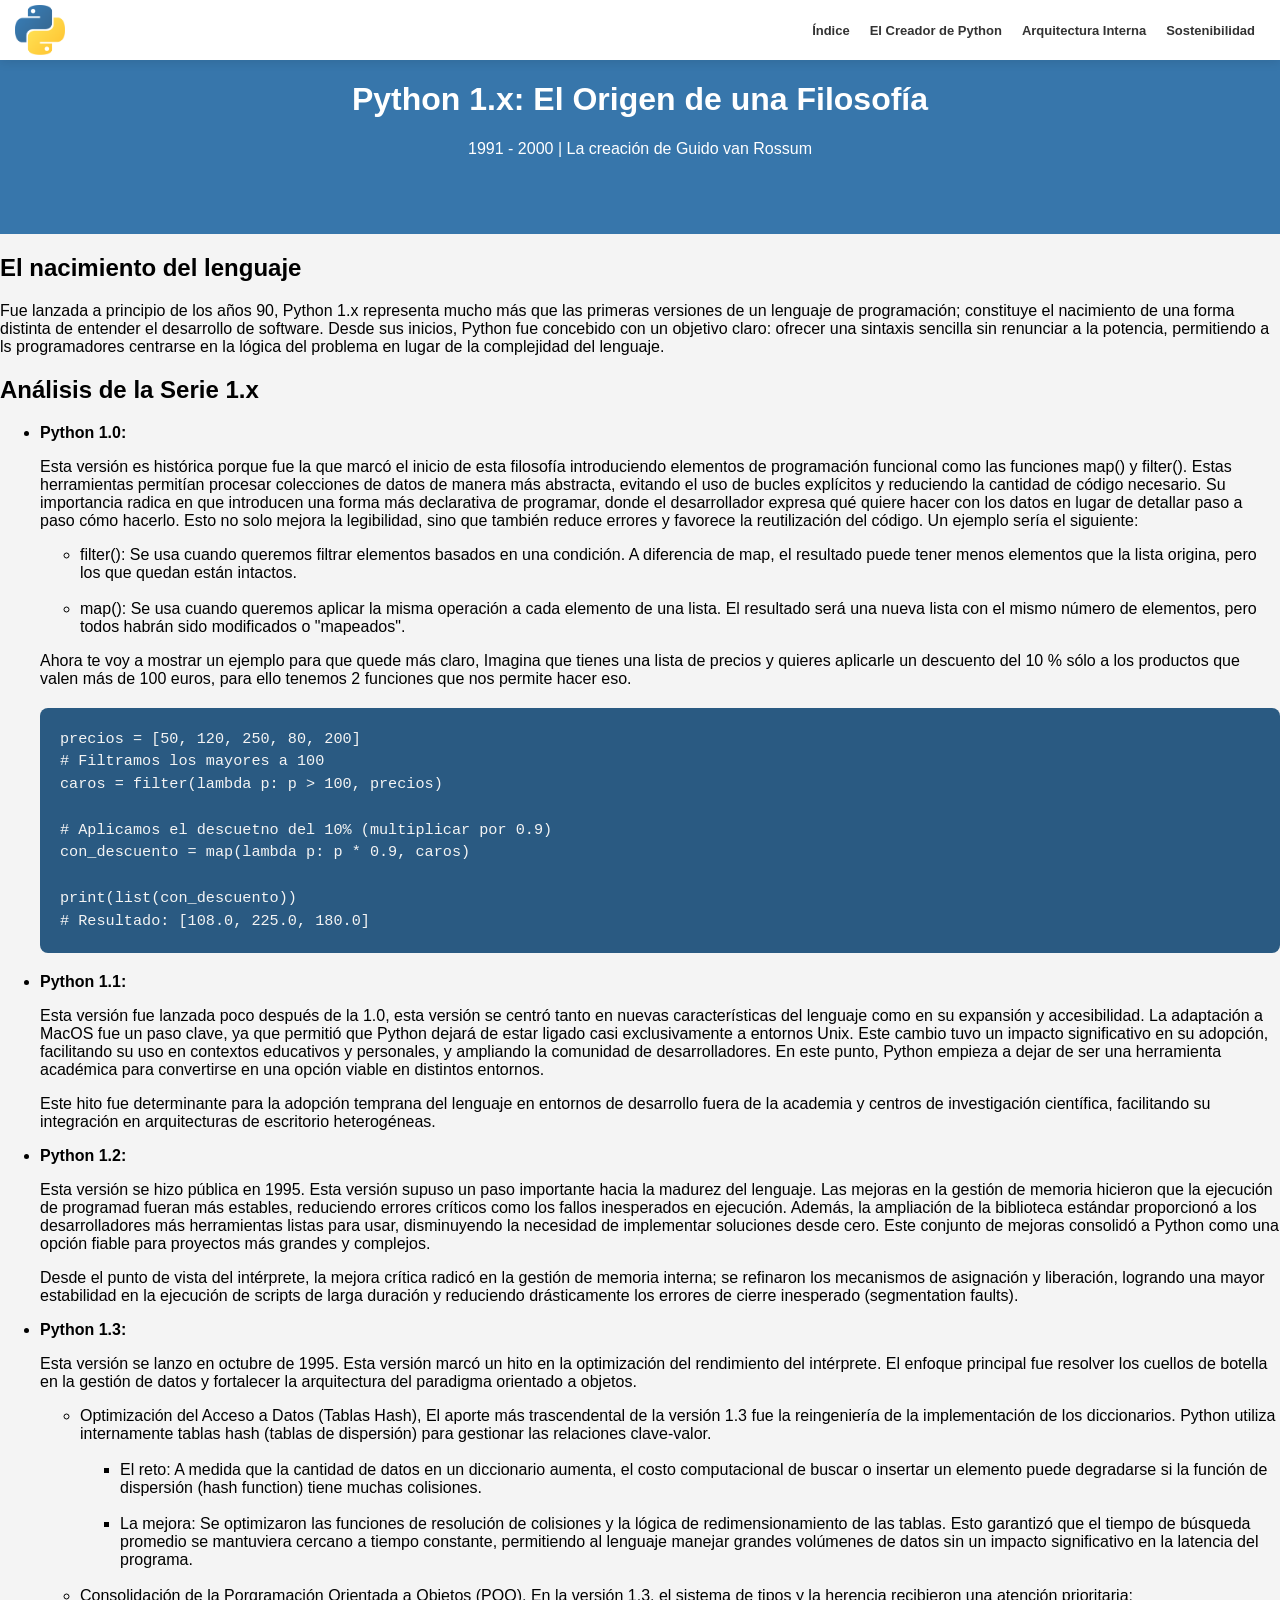
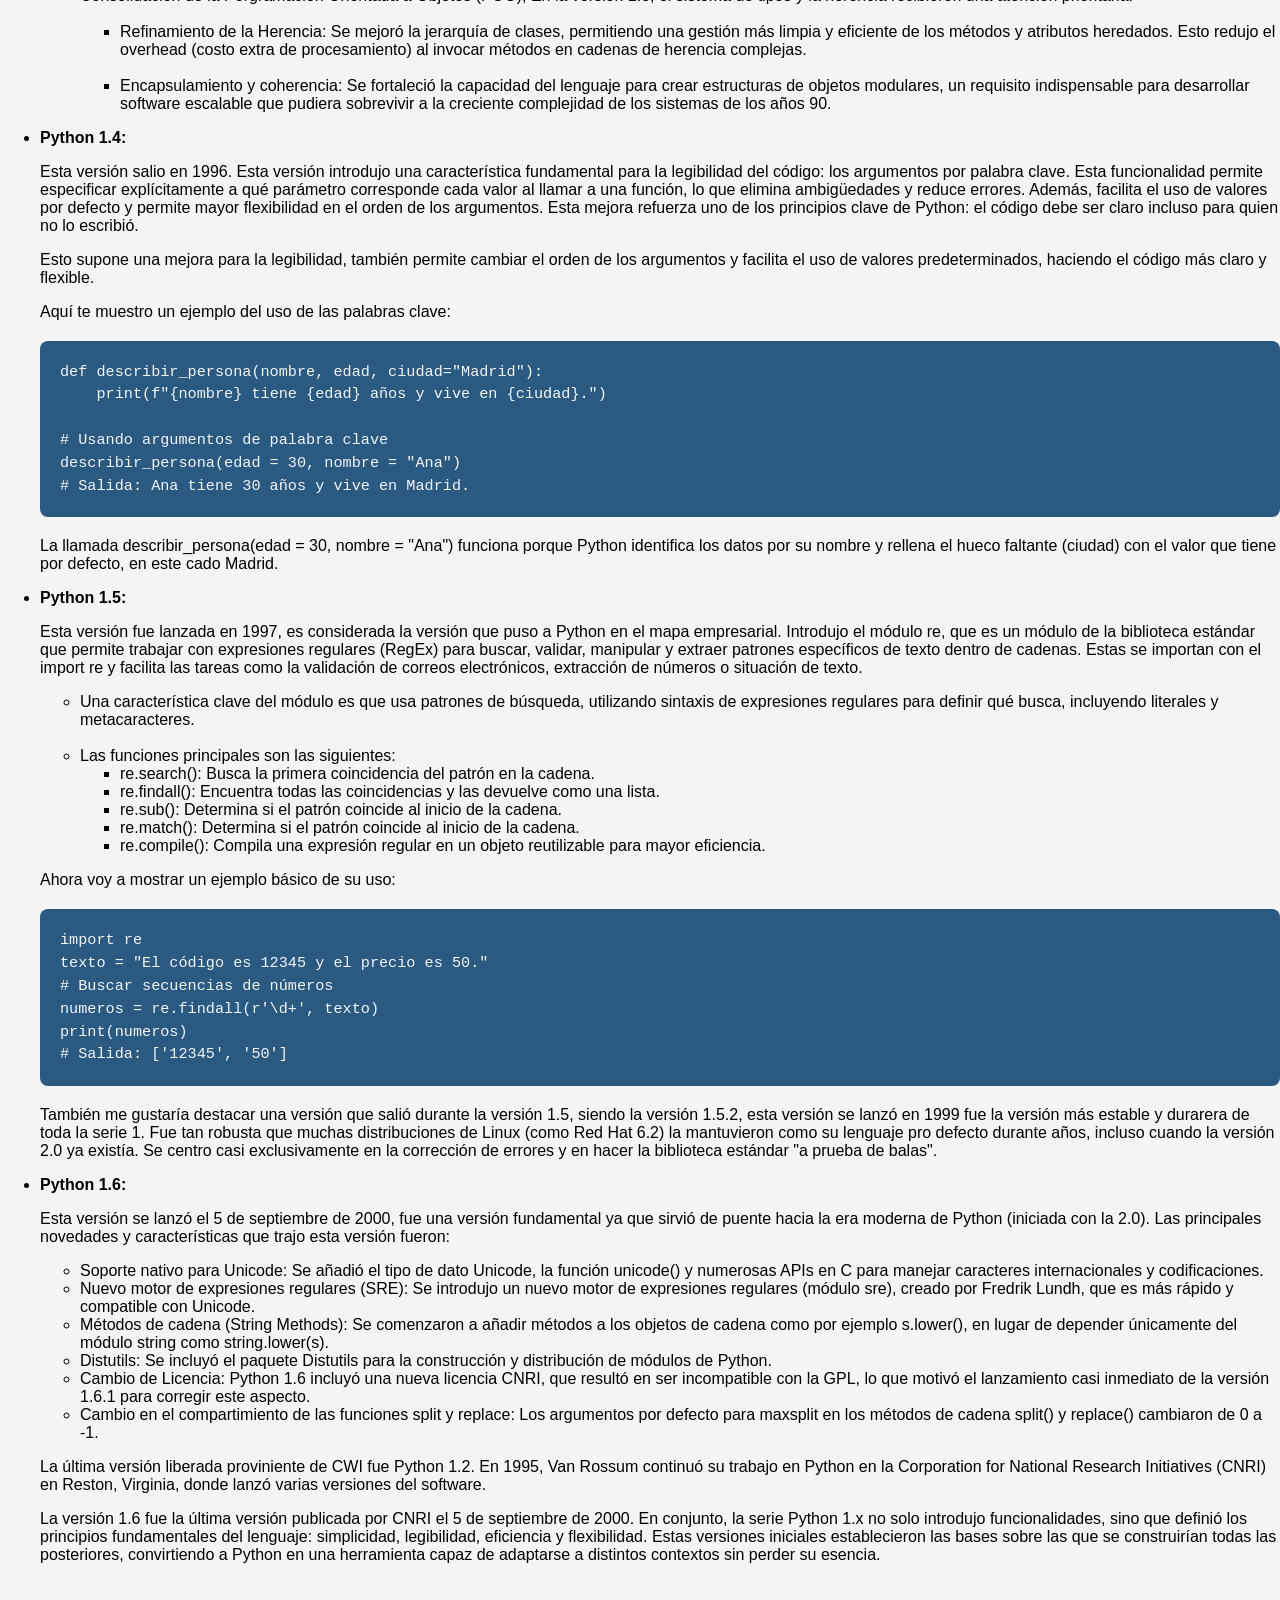
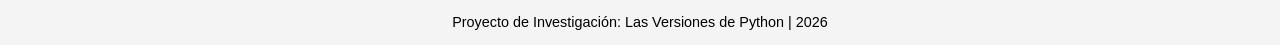
<file: python1x.html>
<!DOCTYPE html>
<html lang="es">
<head>
    <meta charset="UTF-8">
    <meta name="viewport" content="width=device-width, initial-scale=1.0">
    <title>Evolución de Python | Python 1.x</title>
    <link rel="stylesheet" href="styles.css">
    <link rel="stylesheet" href="menu.css">
</head>
<body>
        
    <script src="menu.js"></script>
    <div id="menu" class="menu"></div>

    <div class="container">

        <header class="hero-versions">
            <h1>Python 1.x: El Origen de una Filosofía</h1>
            <p>1991 - 2000 | La creación de Guido van Rossum</p>
        </header>

        <main class="content-container">
            <section class="text-block">
                <h2>El nacimiento del lenguaje</h2>
                <p>Fue lanzada a principio de los años 90, Python 1.x representa mucho más que las primeras versiones de un lenguaje de programación; constituye el nacimiento de una forma distinta de entender el desarrollo de software.
                    Desde sus inicios, Python fue concebido con un objetivo claro: ofrecer una sintaxis sencilla sin renunciar a la potencia, permitiendo a ls programadores centrarse en la lógica del problema en lugar de la complejidad del lenguaje.
                </p>
            </section>

            <section>
                <h2>Análisis de la Serie 1.x</h2>
                
                <ul>
                    <li><strong>Python 1.0:</strong> 
                        <p>Esta versión es histórica porque fue la que marcó el inicio de esta filosofía introduciendo elementos de programación funcional como las funciones map() y filter().
                            Estas herramientas permitían procesar colecciones de datos de manera más abstracta, evitando el uso de bucles explícitos y reduciendo la cantidad de código necesario.
                            Su importancia radica en que introducen una forma más declarativa de programar, donde el desarrollador expresa qué quiere hacer con los datos en lugar de detallar paso a paso cómo hacerlo.
                            Esto no solo mejora la legibilidad, sino que también reduce errores y favorece la reutilización del código.
                            Un ejemplo sería el siguiente:</p>

                            <ul>
                                <li>filter(): Se usa cuando queremos filtrar elementos basados en una condición. A diferencia de map, el resultado puede tener menos elementos que la lista origina, pero los que quedan están intactos.</li><br>
                                
                                <li>map(): Se usa cuando queremos aplicar la misma operación a cada elemento de una lista. El resultado será una nueva lista con el mismo número de elementos, pero todos habrán sido modificados o "mapeados".</li>
                            </ul>
                            
                        <p>Ahora te voy a mostrar un ejemplo para que quede más claro, Imagina que tienes una lista de precios y quieres aplicarle un descuento del 10 % sólo a los productos que valen más de 100 euros, para ello tenemos 2 funciones que nos permite hacer eso.</p>

                        <div class="code-box">
<pre><code>precios = [50, 120, 250, 80, 200]
# Filtramos los mayores a 100
caros = filter(lambda p: p > 100, precios)

# Aplicamos el descuetno del 10% (multiplicar por 0.9)
con_descuento = map(lambda p: p * 0.9, caros)

print(list(con_descuento))
# Resultado: [108.0, 225.0, 180.0]</code></pre>
                        </div>
                    </li>

                    <li><strong>Python 1.1:</strong>
                        <p>Esta versión fue lanzada poco después de la 1.0, esta versión se centró tanto en nuevas características del lenguaje como en su expansión y accesibilidad.
                            La adaptación a MacOS fue un paso clave, ya que permitió que Python dejará de estar ligado casi exclusivamente a entornos Unix.
                            Este cambio tuvo un impacto significativo en su adopción, facilitando su uso en contextos educativos y personales, y ampliando la comunidad de desarrolladores.
                            En este punto, Python empieza a dejar de ser una herramienta académica para convertirse en una opción viable en distintos entornos.</p>

                        <p>Este hito fue determinante para la adopción temprana del lenguaje en entornos de desarrollo fuera de la academia y centros de investigación científica, facilitando su integración en arquitecturas de escritorio heterogéneas.</p>
                    </li>
                        
                    <li><strong>Python 1.2:</strong>
                        <p>Esta versión se hizo pública en 1995. 
                            Esta versión supuso un paso importante hacia la madurez del lenguaje.
                            Las mejoras en la gestión de memoria hicieron que la ejecución de programad fueran más estables, reduciendo errores críticos como los fallos inesperados en ejecución.
                            Además, la ampliación de la biblioteca estándar proporcionó a los desarrolladores más herramientas listas para usar, disminuyendo la necesidad de implementar soluciones desde cero.
                            Este conjunto de mejoras consolidó a Python como una opción fiable para proyectos más grandes y complejos.</p>
                        
                        <p>Desde el punto de vista del intérprete, la mejora crítica radicó en la gestión de memoria interna; se refinaron los mecanismos de asignación y liberación, logrando una mayor estabilidad en la ejecución de scripts de larga duración y reduciendo drásticamente los errores de cierre inesperado (segmentation faults).</p>
                    </li>

                    <li><strong>Python 1.3:</strong>
                        <p>Esta versión se lanzo en octubre de 1995. 
                            Esta versión marcó un hito en la optimización del rendimiento del intérprete. 
                            El enfoque principal fue resolver los cuellos de botella en la gestión de datos y fortalecer la arquitectura del paradigma orientado a objetos.
                            <ul>
                                <li>Optimización del Acceso a Datos (Tablas Hash), El aporte más trascendental de la versión 1.3 fue la reingeniería de la implementación de los diccionarios. 
                                    Python utiliza internamente tablas hash (tablas de dispersión) para gestionar las relaciones clave-valor.
                                    
                                    <ul><br>
                                        <li>El reto: A medida que la cantidad de datos en un diccionario aumenta, el costo computacional de buscar o insertar un elemento puede degradarse si la función de dispersión (hash function) tiene muchas colisiones.</li><br>
                                        
                                        <li>La mejora: Se optimizaron las funciones de resolución de colisiones y la lógica de redimensionamiento de las tablas. 
                                            Esto garantizó que el tiempo de búsqueda promedio se mantuviera cercano a tiempo constante, permitiendo al lenguaje manejar grandes volúmenes de datos sin un impacto significativo en la latencia del programa.</li><br>
                                    </ul>
                                </li>
                                
                                <li>Consolidación de la Porgramación Orientada a Objetos (POO), En la versión 1.3, el sistema de tipos y la herencia recibieron una atención prioritaria:

                                    <ul><br>
                                        <li>Refinamiento de la Herencia: Se mejoró la jerarquía de clases, permitiendo una gestión más limpia y eficiente de los métodos y atributos heredados. 
                                            Esto redujo el overhead (costo extra de procesamiento) al invocar métodos en cadenas de herencia complejas.</li><br>

                                        <li>Encapsulamiento y coherencia: Se fortaleció la capacidad del lenguaje para crear estructuras de objetos modulares, un requisito indispensable para desarrollar software escalable que pudiera sobrevivir a la creciente complejidad de los sistemas de los años 90.</li>    
                                    </ul>
                                </li>
                                
                            </ul>
                        </p>
                    </li>

                    <li><strong>Python 1.4:</strong>
                        <p>Esta versión salio en 1996.
                            Esta versión introdujo una característica fundamental para la legibilidad del código: los argumentos por palabra clave.
                            Esta funcionalidad permite especificar explícitamente a qué parámetro corresponde cada valor al llamar a una función, lo que elimina ambigüedades y reduce errores.
                            Además, facilita el uso de valores por defecto y permite mayor flexibilidad en el orden de los argumentos.
                            Esta mejora refuerza uno de los principios clave de Python: el código debe ser claro incluso para quien no lo escribió.
                        </p>

                        <p>Esto supone una mejora para la legibilidad, también permite cambiar el orden de los argumentos y facilita el uso de valores predeterminados, haciendo el código más claro y flexible.</p>

                        <p>Aquí te muestro un ejemplo del uso de las palabras clave:</p>

                        <div class="code-box">            
<pre><code>def describir_persona(nombre, edad, ciudad="Madrid"):
    print(f"{nombre} tiene {edad} años y vive en {ciudad}.")

# Usando argumentos de palabra clave
describir_persona(edad = 30, nombre = "Ana")
# Salida: Ana tiene 30 años y vive en Madrid.</code></pre>
                         </div>

                        <p>La llamada describir_persona(edad = 30, nombre = "Ana") funciona porque Python identifica los datos por su nombre y rellena el hueco faltante (ciudad) con el valor que tiene por defecto, en este cado Madrid.</p>
                    </li>

                    <li><strong>Python 1.5:</strong>
                        <p>Esta versión fue lanzada en 1997, es considerada la versión que puso a Python en el mapa empresarial.
                            Introdujo el módulo re, que es un módulo de la biblioteca estándar que permite trabajar con expresiones regulares (RegEx) para buscar, validar, manipular y extraer patrones específicos de texto dentro de cadenas. 
                            Estas se importan con el import re y facilita las tareas como la validación de correos electrónicos, extracción de números o situación de texto.</p>

                            <ul>
                                <li>Una característica clave del módulo es que usa patrones de búsqueda, utilizando sintaxis de expresiones regulares para definir qué busca, incluyendo literales y metacaracteres.</li><br>

                                <li>Las funciones principales son las siguientes:
                                    <ul>
                                        <li>re.search(): Busca la primera coincidencia del patrón en la cadena.</li>
                                        <li>re.findall(): Encuentra todas las coincidencias y las devuelve como una lista.</li>
                                        <li>re.sub(): Determina si el patrón coincide al inicio de la cadena.</li>
                                        <li>re.match(): Determina si el patrón coincide al inicio de la cadena.</li>
                                        <li>re.compile(): Compila una expresión regular en un objeto reutilizable para mayor eficiencia.</li>
                                    </ul>
                                
                                </li>
                            </ul>

                            <p>Ahora voy a mostrar un ejemplo básico de su uso:</p>

                            <div class="code-box">
<pre><code>import re
texto = "El código es 12345 y el precio es 50."
# Buscar secuencias de números
numeros = re.findall(r'\d+', texto)
print(numeros)
# Salida: ['12345', '50']</code></pre>
                            </div>
                            
                            <p>También me gustaría destacar una versión que salió durante la versión 1.5, siendo la versión 1.5.2, esta versión se lanzó en 1999 fue la versión más estable y durarera de toda la serie 1.
                            Fue tan robusta que muchas distribuciones de Linux (como Red Hat 6.2) la mantuvieron como su lenguaje pro defecto durante años, incluso cuando la versión 2.0 ya existía. 
                            Se centro casi exclusivamente en la corrección de errores y en hacer la biblioteca estándar "a prueba de balas".</p>
                        
                    </li>

                    <li><strong>Python 1.6:</strong>
                        <p>Esta versión se lanzó el 5 de septiembre de 2000, fue una versión fundamental ya que sirvió de puente hacia la era moderna de Python (iniciada con la 2.0).
                            Las principales novedades y características que trajo esta versión fueron:
                            <ul>
                                <li>Soporte nativo para Unicode: Se añadió el tipo de dato Unicode, la función unicode() y numerosas APIs en C para manejar caracteres internacionales y codificaciones.</li>
                                <li>Nuevo motor de expresiones regulares (SRE): Se introdujo un nuevo motor de expresiones regulares (módulo sre), creado por Fredrik Lundh, que es más rápido y compatible con Unicode.</li>
                                <li>Métodos de cadena (String Methods): Se comenzaron a añadir métodos a los objetos de cadena como por ejemplo s.lower(), en lugar de depender únicamente del módulo string como string.lower(s).</li>
                                <li>Distutils: Se incluyó el paquete Distutils para la construcción y distribución de módulos de Python.</li>
                                <li>Cambio de Licencia: Python 1.6 incluyó una nueva licencia CNRI, que resultó en ser incompatible con la GPL, lo que motivó el lanzamiento casi inmediato de la versión 1.6.1 para corregir este aspecto.</li>
                                <li>Cambio en el compartimiento de las funciones split y replace: Los argumentos por defecto para maxsplit en los métodos de cadena split() y replace() cambiaron de 0 a -1.</li>
                            </ul>
                        </p>
                    </li>

                    <p>La última versión liberada proviniente de CWI fue Python 1.2.
                        En 1995, Van Rossum continuó su trabajo en Python en la Corporation for National Research Initiatives (CNRI) en Reston, Virginia, donde lanzó varias versiones del software.</p>

                    <p>La versión 1.6 fue la última versión publicada por CNRI el 5 de septiembre de 2000.
                        En conjunto, la serie Python 1.x no solo introdujo funcionalidades, sino que definió los principios fundamentales del lenguaje: simplicidad, legibilidad, eficiencia y flexibilidad.
                        Estas versiones iniciales establecieron las bases sobre las que se construirían todas las posteriores, convirtiendo a Python en una herramienta capaz de adaptarse a distintos contextos sin perder su esencia.</p>
                </ul>
            </section>
        </main>

        <footer>
            <p>Proyecto de Investigación: Las Versiones de Python | 2026</p>
        </footer>
        
    </div>
</body>
</html>
</file>
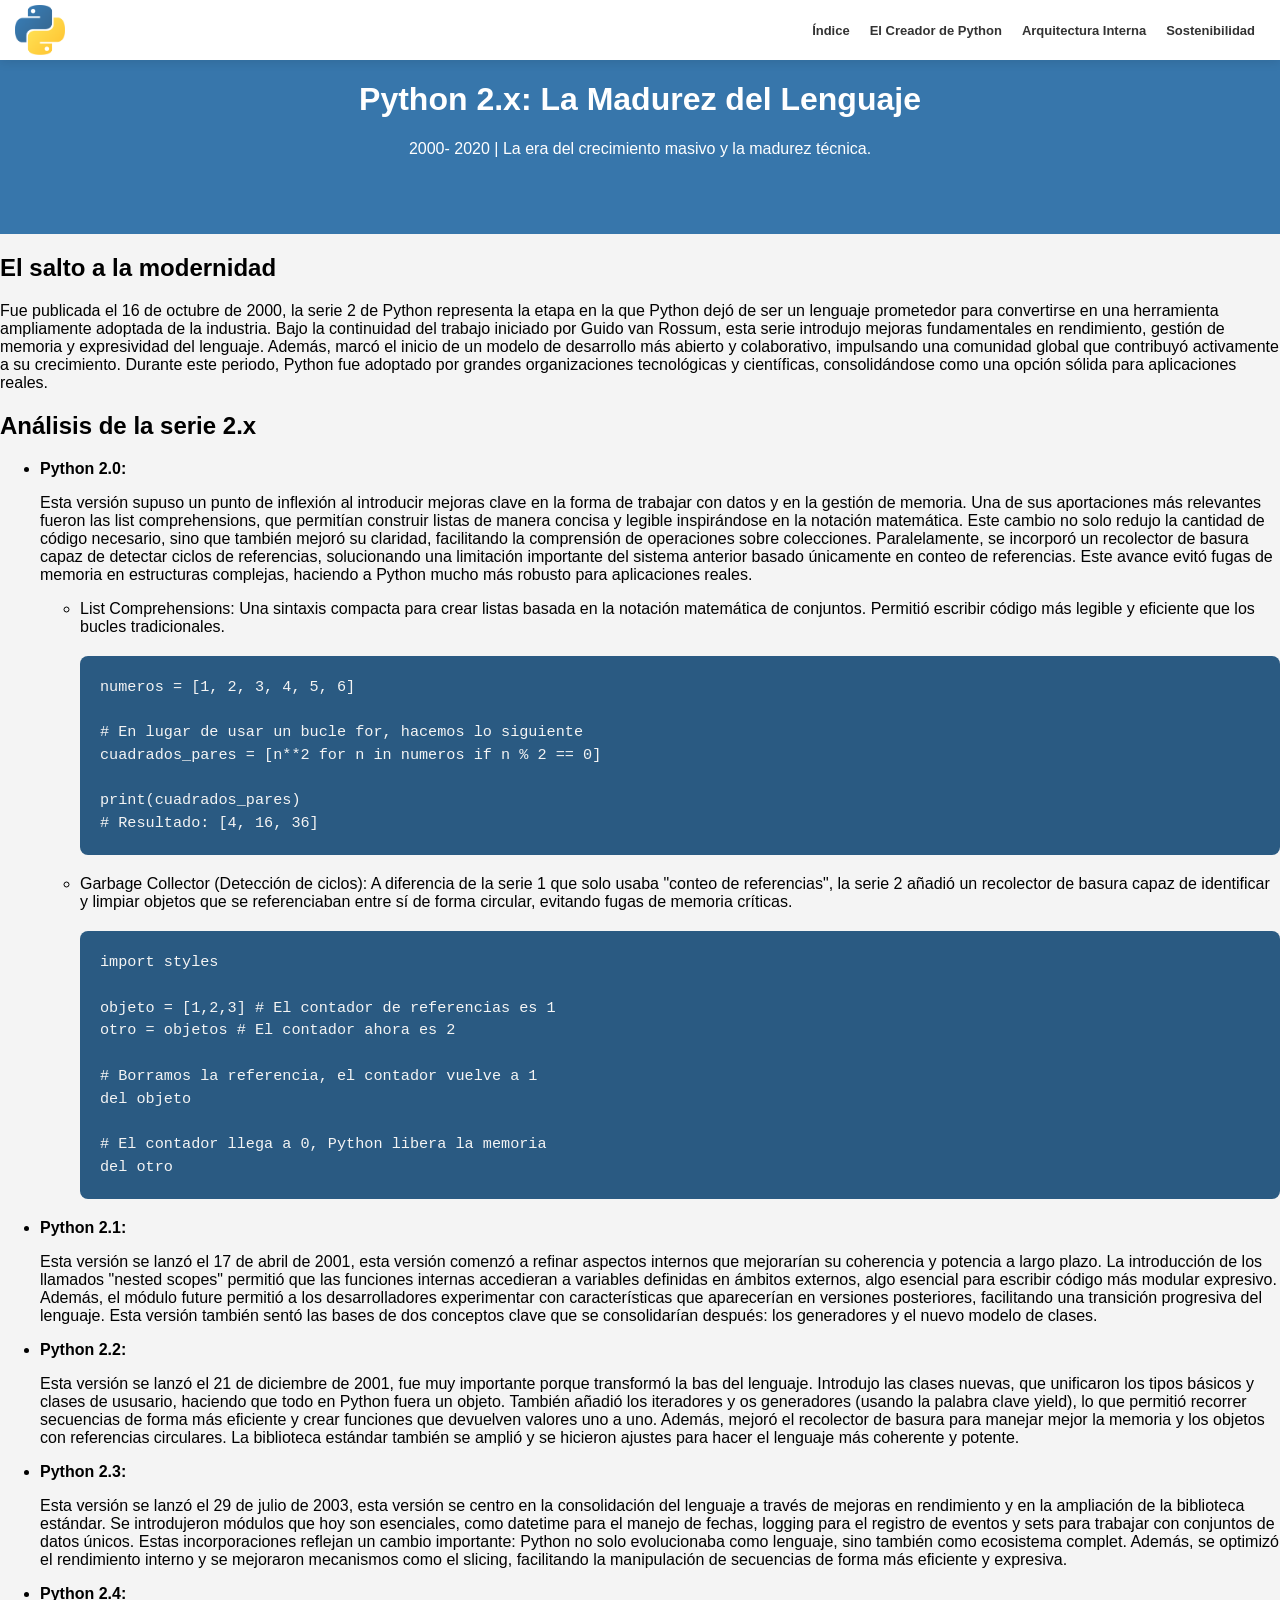
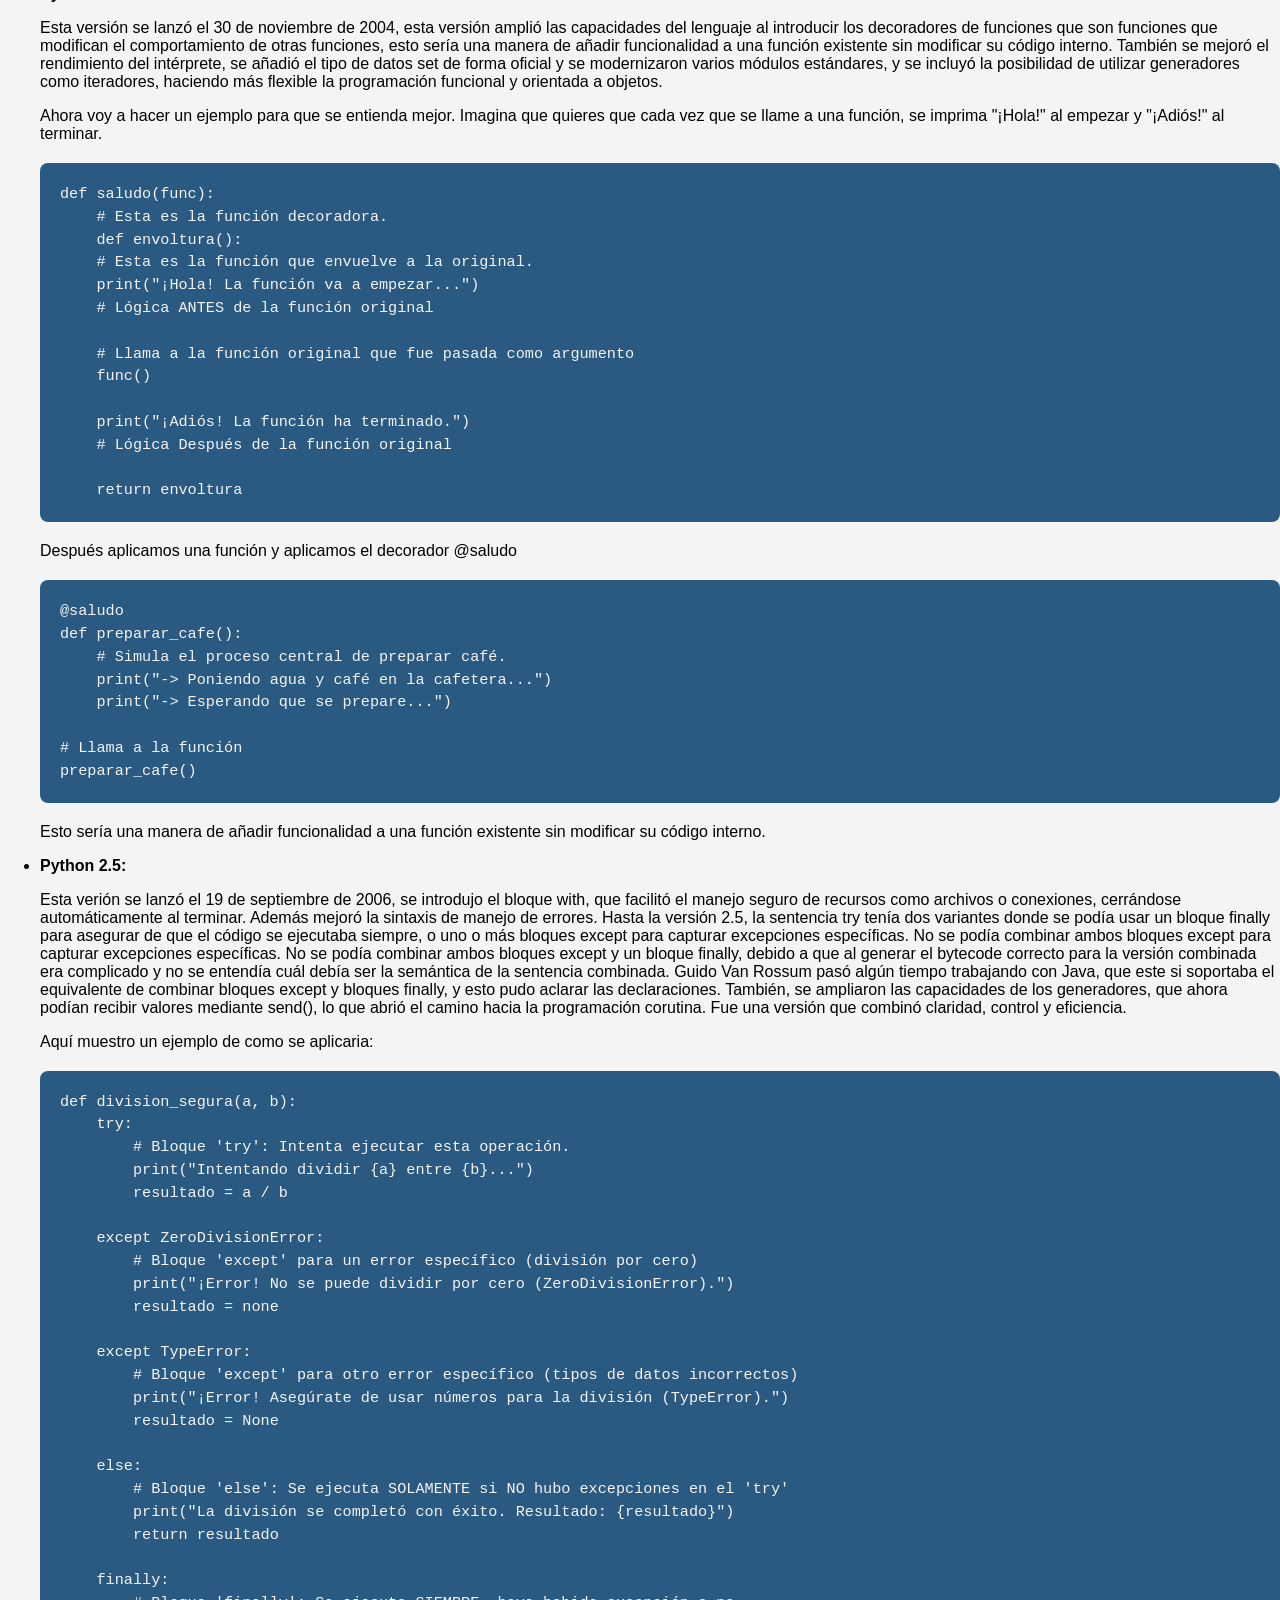
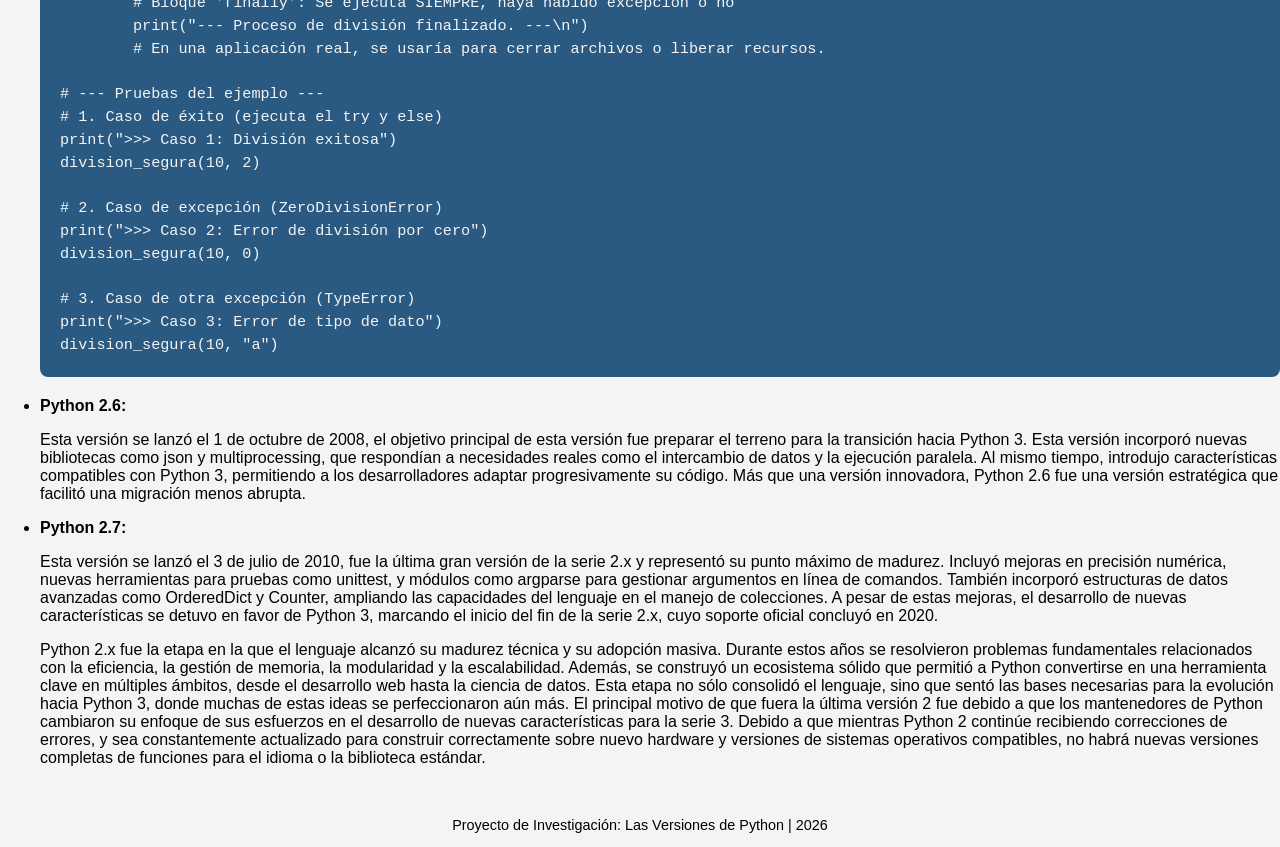
<file: python2x.html>
<!DOCTYPE html>
<html lang="es">
    <head>
        <meta charset="UTF-8">
        <meta name="viewport" content="width=device-width">
        <title>Evolución de Python | Python 2.x</title>
        <link rel="stylesheet" href="styles.css">
        <link rel="stylesheet" href="menu.css">
    </head>
    <body>

        <script src="menu.js"></script>
        <div id="menu" class="menu"></div>

        <div class="container">

            <header class="hero-versions">
                <h1>Python 2.x: La Madurez del Lenguaje</h1>
                <p>2000- 2020 | La era del crecimiento masivo y la madurez técnica.</p>
            </header>

            <main class="content-container">
                <section class="text-block">
                    <h2>El salto a la modernidad</h2>
                    <p>Fue publicada el 16 de octubre de 2000, la serie 2 de Python representa la etapa en la que Python dejó de ser un lenguaje prometedor para convertirse en una herramienta ampliamente adoptada de la industria.
                        Bajo la continuidad del trabajo iniciado por Guido van Rossum, esta serie introdujo mejoras fundamentales en rendimiento, gestión de memoria y expresividad del lenguaje.
                        Además, marcó el inicio de un modelo de desarrollo más abierto y colaborativo, impulsando una comunidad global que contribuyó activamente a su crecimiento.
                        Durante este periodo, Python fue adoptado por grandes organizaciones tecnológicas y científicas, consolidándose como una opción sólida para aplicaciones reales.
                    </p>
                </section>

                <section>
                    <h2>Análisis de la serie 2.x</h2>
                    <ul>
                        <li><strong>Python 2.0:</strong>
                            <p>Esta versión supuso un punto de inflexión al introducir mejoras clave en la forma de trabajar con datos y en la gestión de memoria.
                                Una de sus aportaciones más relevantes fueron las list comprehensions, que permitían construir listas de manera concisa y legible inspirándose en la notación matemática.
                                Este cambio no solo redujo la cantidad de código necesario, sino que también mejoró su claridad, facilitando la comprensión de operaciones sobre colecciones.
                                Paralelamente, se incorporó un recolector de basura capaz de detectar ciclos de referencias, solucionando una limitación importante del sistema anterior basado únicamente en conteo de referencias.
                                Este avance evitó fugas de memoria en estructuras complejas, haciendo a Python mucho más robusto para aplicaciones reales.</p>
                                <ul>
                                    <li>List Comprehensions: Una sintaxis compacta para crear listas basada en la notación matemática de conjuntos. Permitió escribir código más legible y eficiente que los bucles tradicionales.</li>
                                    
                                    <div class="code-box">
<pre><code>numeros = [1, 2, 3, 4, 5, 6]

# En lugar de usar un bucle for, hacemos lo siguiente
cuadrados_pares = [n**2 for n in numeros if n % 2 == 0]

print(cuadrados_pares)
# Resultado: [4, 16, 36]</code></pre>
                                    </div>
                                    
                                    <li>Garbage Collector (Detección de ciclos): A diferencia de la serie 1 que solo usaba "conteo de referencias", la serie 2 añadió un recolector de basura capaz de identificar y limpiar objetos que se referenciaban entre sí de forma circular, evitando fugas de memoria críticas.</li>

                                    <div class="code-box">
<pre><code>import styles
                                            
objeto = [1,2,3] # El contador de referencias es 1
otro = objetos # El contador ahora es 2

# Borramos la referencia, el contador vuelve a 1
del objeto 
                                            
# El contador llega a 0, Python libera la memoria
del otro</code></pre>
                                    </div>
                                </ul>
                        </li>

                        <li><strong>Python 2.1:</strong>
                            <p>Esta versión se lanzó el 17 de abril de 2001, esta versión comenzó a refinar aspectos internos que mejorarían su coherencia y potencia a largo plazo.
                                La introducción de los llamados "nested scopes" permitió que las funciones internas accedieran a variables definidas en ámbitos externos, algo esencial para escribir código más modular expresivo.
                                Además, el módulo future permitió a los desarrolladores experimentar con características que aparecerían en versiones posteriores, facilitando una transición progresiva del lenguaje.
                                Esta versión también sentó las bases de dos conceptos clave que se consolidarían después: los generadores y el nuevo modelo de clases.
                            </p>
                        </li>

                        <li><strong>Python 2.2:</strong>
                            <p>Esta versión se lanzó el 21 de diciembre de 2001, fue muy importante porque transformó la bas del lenguaje.
                                Introdujo las clases nuevas, que unificaron los tipos básicos y clases de ususario, haciendo que todo en Python fuera un objeto.
                                También añadió los iteradores y os generadores (usando la palabra clave yield), lo que permitió recorrer secuencias de forma más eficiente y crear funciones que devuelven valores uno a uno.
                                Además, mejoró el recolector de basura para manejar mejor la memoria y los objetos con referencias circulares.
                                La biblioteca estándar también se amplió y se hicieron ajustes para hacer el lenguaje más coherente y potente.
                            </p>
                        </li>

                        <li><strong>Python 2.3:</strong>
                            <p>Esta versión se lanzó el 29 de julio de 2003, esta versión se centro en la consolidación del lenguaje a través de mejoras en rendimiento y en la ampliación de la biblioteca estándar.
                                Se introdujeron módulos que hoy son esenciales, como datetime para el manejo de fechas, logging para el registro de eventos y sets para trabajar con conjuntos de datos únicos.
                                Estas incorporaciones reflejan un cambio importante: Python no solo evolucionaba como lenguaje, sino también como ecosistema complet.
                                Además, se optimizó el rendimiento interno y se mejoraron mecanismos como el slicing, facilitando la manipulación de secuencias de forma más eficiente y expresiva.
                            </p>
                        </li>

                        <li><strong>Python 2.4:</strong>
                            <p>Esta versión se lanzó el 30 de noviembre de 2004, esta versión amplió las capacidades del lenguaje al introducir los decoradores de funciones que son funciones que modifican el comportamiento de otras funciones, esto sería una manera de añadir funcionalidad a una función existente sin modificar su código interno.
                                También se mejoró el rendimiento del intérprete, se añadió el tipo de datos set de forma oficial y se modernizaron varios módulos estándares, y se incluyó la posibilidad de utilizar generadores como iteradores, haciendo más flexible la programación funcional y orientada a objetos.
                            </p>

                            <p>Ahora voy a hacer un ejemplo para que se entienda mejor.
                                Imagina que quieres que cada vez que se llame a una función, se imprima "¡Hola!" al empezar y "¡Adiós!" al terminar.
                            </p>

                            <div class="code-box">
<pre><code>def saludo(func):
    # Esta es la función decoradora.
    def envoltura():
    # Esta es la función que envuelve a la original.
    print("¡Hola! La función va a empezar...")
    # Lógica ANTES de la función original

    # Llama a la función original que fue pasada como argumento
    func()
    
    print("¡Adiós! La función ha terminado.")
    # Lógica Después de la función original

    return envoltura</code></pre>
                            </div>

                            <p>Después aplicamos una función y aplicamos el decorador @saludo</p>

                            <div class="code-box">
<pre><code>@saludo
def preparar_cafe():
    # Simula el proceso central de preparar café.
    print("-> Poniendo agua y café en la cafetera...")
    print("-> Esperando que se prepare...")

# Llama a la función
preparar_cafe()</code></pre>
                            </div>
                            
                            <p>Esto sería una manera de añadir funcionalidad a una función existente sin modificar su código interno.</p>
                        
                        </li>

                        <li><strong>Python 2.5:</strong>
                            <p>Esta verión se lanzó el 19 de septiembre de 2006, se introdujo el bloque with, que facilitó el manejo seguro de recursos como archivos o conexiones, cerrándose automáticamente al terminar.
                                Además mejoró la sintaxis de manejo de errores. 
                                Hasta la versión 2.5, la sentencia try tenía dos variantes donde se podía usar un bloque finally para asegurar de que el código se ejecutaba siempre, o uno o más bloques except para capturar excepciones específicas.
                                No se podía combinar ambos bloques except para capturar excepciones específicas. No se podía combinar ambos bloques except y un bloque finally, debido a que al generar el bytecode correcto para la versión combinada era complicado y no se entendía cuál debía ser la semántica de la sentencia combinada. 
                                Guido Van Rossum pasó algún tiempo trabajando con Java, que este si soportaba el equivalente de combinar bloques except y bloques finally, y esto pudo aclarar las declaraciones.
                                También, se ampliaron las capacidades de los generadores, que ahora podían recibir valores mediante send(), lo que abrió el camino hacia la programación corutina.
                                Fue una versión que combinó claridad, control y eficiencia.
                            </p>

                            <p>Aquí muestro un ejemplo de como se aplicaria: </p>

                            <div class="code-box">
<pre><code>def division_segura(a, b):
    try:
        # Bloque 'try': Intenta ejecutar esta operación.
        print("Intentando dividir {a} entre {b}...")
        resultado = a / b

    except ZeroDivisionError:
        # Bloque 'except' para un error específico (división por cero)
        print("¡Error! No se puede dividir por cero (ZeroDivisionError).")
        resultado = none
    
    except TypeError:
        # Bloque 'except' para otro error específico (tipos de datos incorrectos)
        print("¡Error! Asegúrate de usar números para la división (TypeError).")
        resultado = None
    
    else:
        # Bloque 'else': Se ejecuta SOLAMENTE si NO hubo excepciones en el 'try'
        print("La división se completó con éxito. Resultado: {resultado}")
        return resultado
    
    finally:
        # Bloque 'finally': Se ejecuta SIEMPRE, haya habido excepción o no
        print("--- Proceso de división finalizado. ---\n")
        # En una aplicación real, se usaría para cerrar archivos o liberar recursos.

# --- Pruebas del ejemplo ---
# 1. Caso de éxito (ejecuta el try y else)
print(">>> Caso 1: División exitosa")
division_segura(10, 2)

# 2. Caso de excepción (ZeroDivisionError)
print(">>> Caso 2: Error de división por cero")
division_segura(10, 0)

# 3. Caso de otra excepción (TypeError)
print(">>> Caso 3: Error de tipo de dato")
division_segura(10, "a")</code></pre>

                            </div>
                        </li>

                        <li><strong>Python 2.6:</strong>
                            <p>Esta versión se lanzó el 1 de octubre de 2008, el objetivo principal de esta versión fue preparar el terreno para la transición hacia Python 3.
                                Esta versión incorporó nuevas bibliotecas como json y multiprocessing, que respondían a necesidades reales como el intercambio de datos y la ejecución paralela.
                                Al mismo tiempo, introdujo características compatibles con Python 3, permitiendo a los desarrolladores adaptar progresivamente su código.
                                Más que una versión innovadora, Python 2.6 fue una versión estratégica que facilitó una migración menos abrupta.
                            </p>
                        </li>

                        <li><strong>Python 2.7:</strong>
                            <p>Esta versión se lanzó el 3 de julio de 2010, fue la última gran versión de la serie 2.x y representó su punto máximo de madurez. 
                                Incluyó mejoras en precisión numérica, nuevas herramientas para pruebas como unittest, y módulos como argparse para gestionar argumentos en línea de comandos. 
                                También incorporó estructuras de datos avanzadas como OrderedDict y Counter, ampliando las capacidades del lenguaje en el manejo de colecciones. 
                                A pesar de estas mejoras, el desarrollo de nuevas características se detuvo en favor de Python 3, marcando el inicio del fin de la serie 2.x, cuyo soporte oficial concluyó en 2020.
                            </p>
                        </li>

                        <p>Python 2.x fue la etapa en la que el lenguaje alcanzó su madurez técnica y su adopción masiva. 
                            Durante estos años se resolvieron problemas fundamentales relacionados con la eficiencia, la gestión de memoria, la modularidad y la escalabilidad. 
                            Además, se construyó un ecosistema sólido que permitió a Python convertirse en una herramienta clave en múltiples ámbitos, desde el desarrollo web hasta la ciencia de datos. 
                            Esta etapa no sólo consolidó el lenguaje, sino que sentó las bases necesarias para la evolución hacia Python 3, donde muchas de estas ideas se perfeccionaron aún más. 
                            El principal motivo de que fuera la última versión 2 fue debido a que los mantenedores de Python cambiaron su enfoque de sus esfuerzos en el desarrollo de nuevas características para la serie 3. 
                            Debido a que mientras Python 2 continúe recibiendo correcciones de errores, y sea constantemente actualizado para construir correctamente sobre nuevo hardware y versiones de sistemas operativos compatibles, no habrá nuevas versiones completas de funciones para el idioma o la biblioteca estándar.
                        </p>
                    </ul>
                </section>
            </main>

            <footer>
                <p>Proyecto de Investigación: Las Versiones de Python | 2026</p>
            </footer>

        </div>
    </body>
</html>
</file>
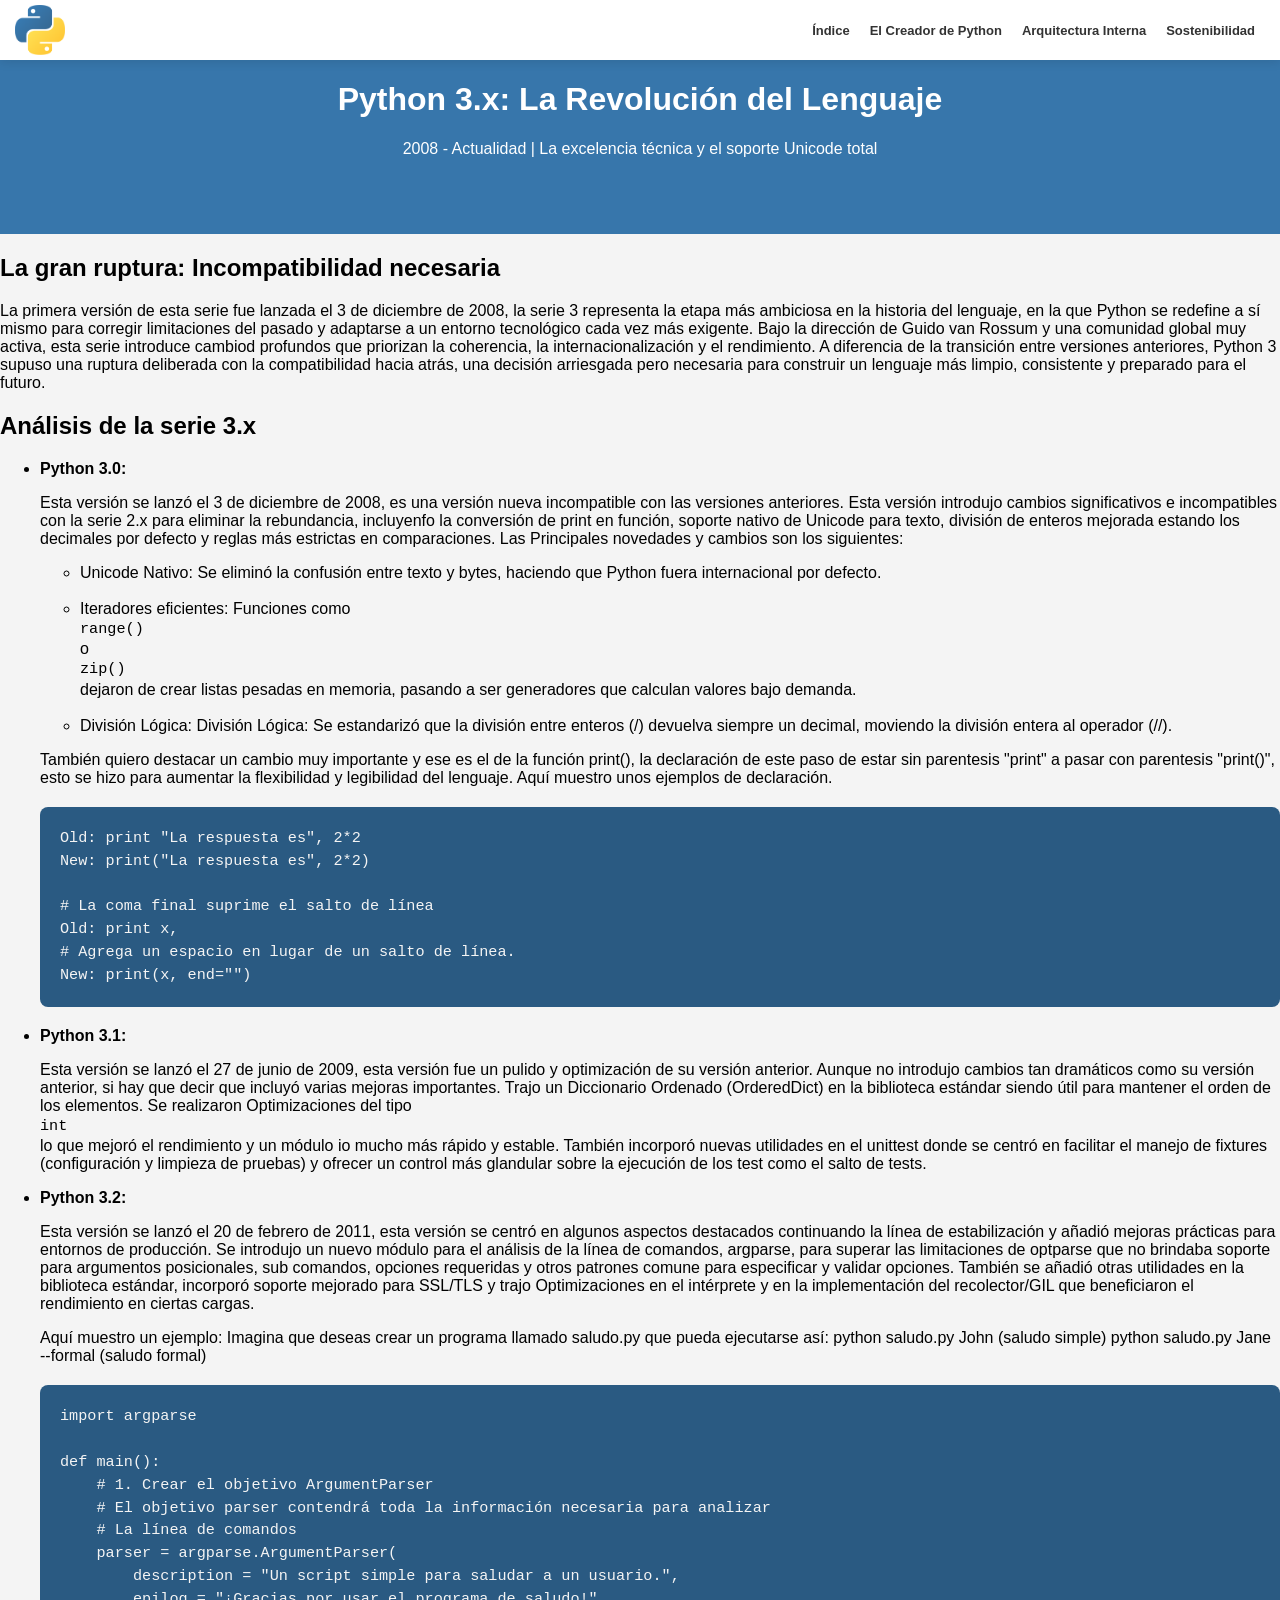
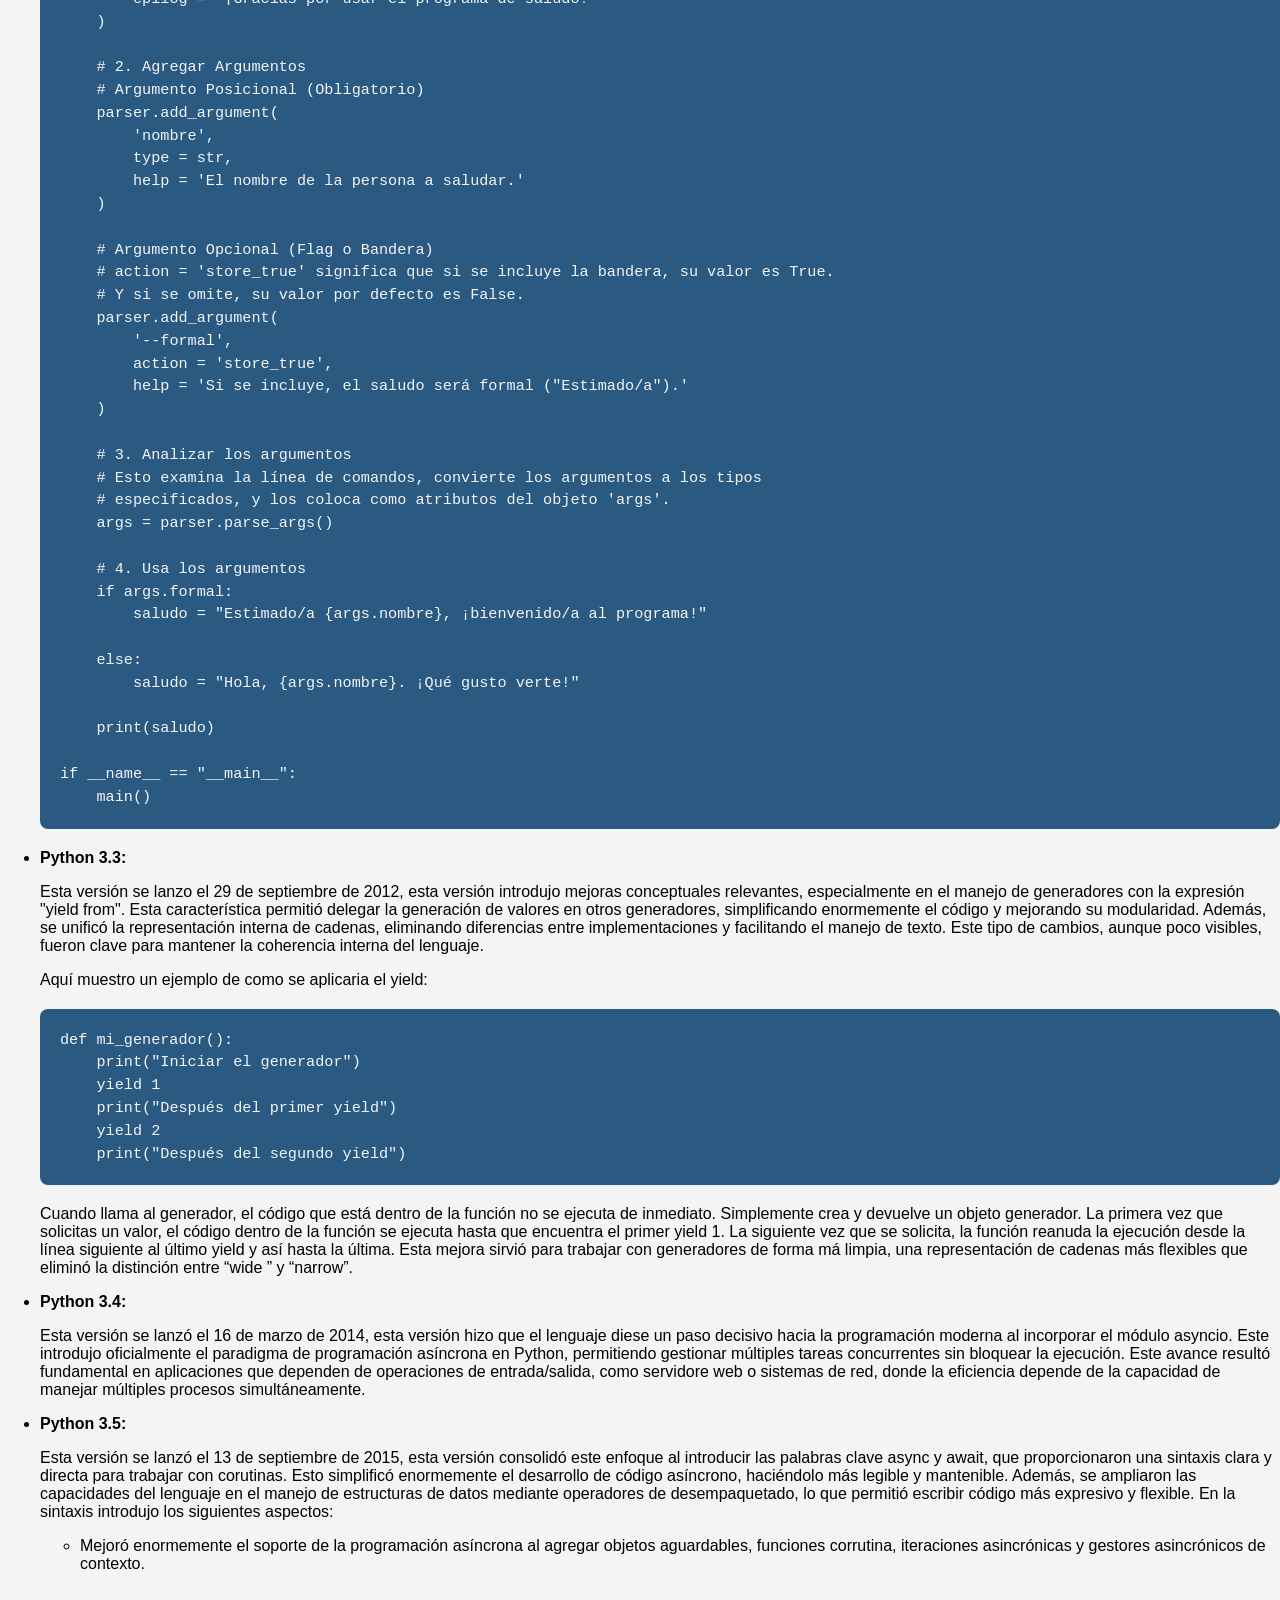
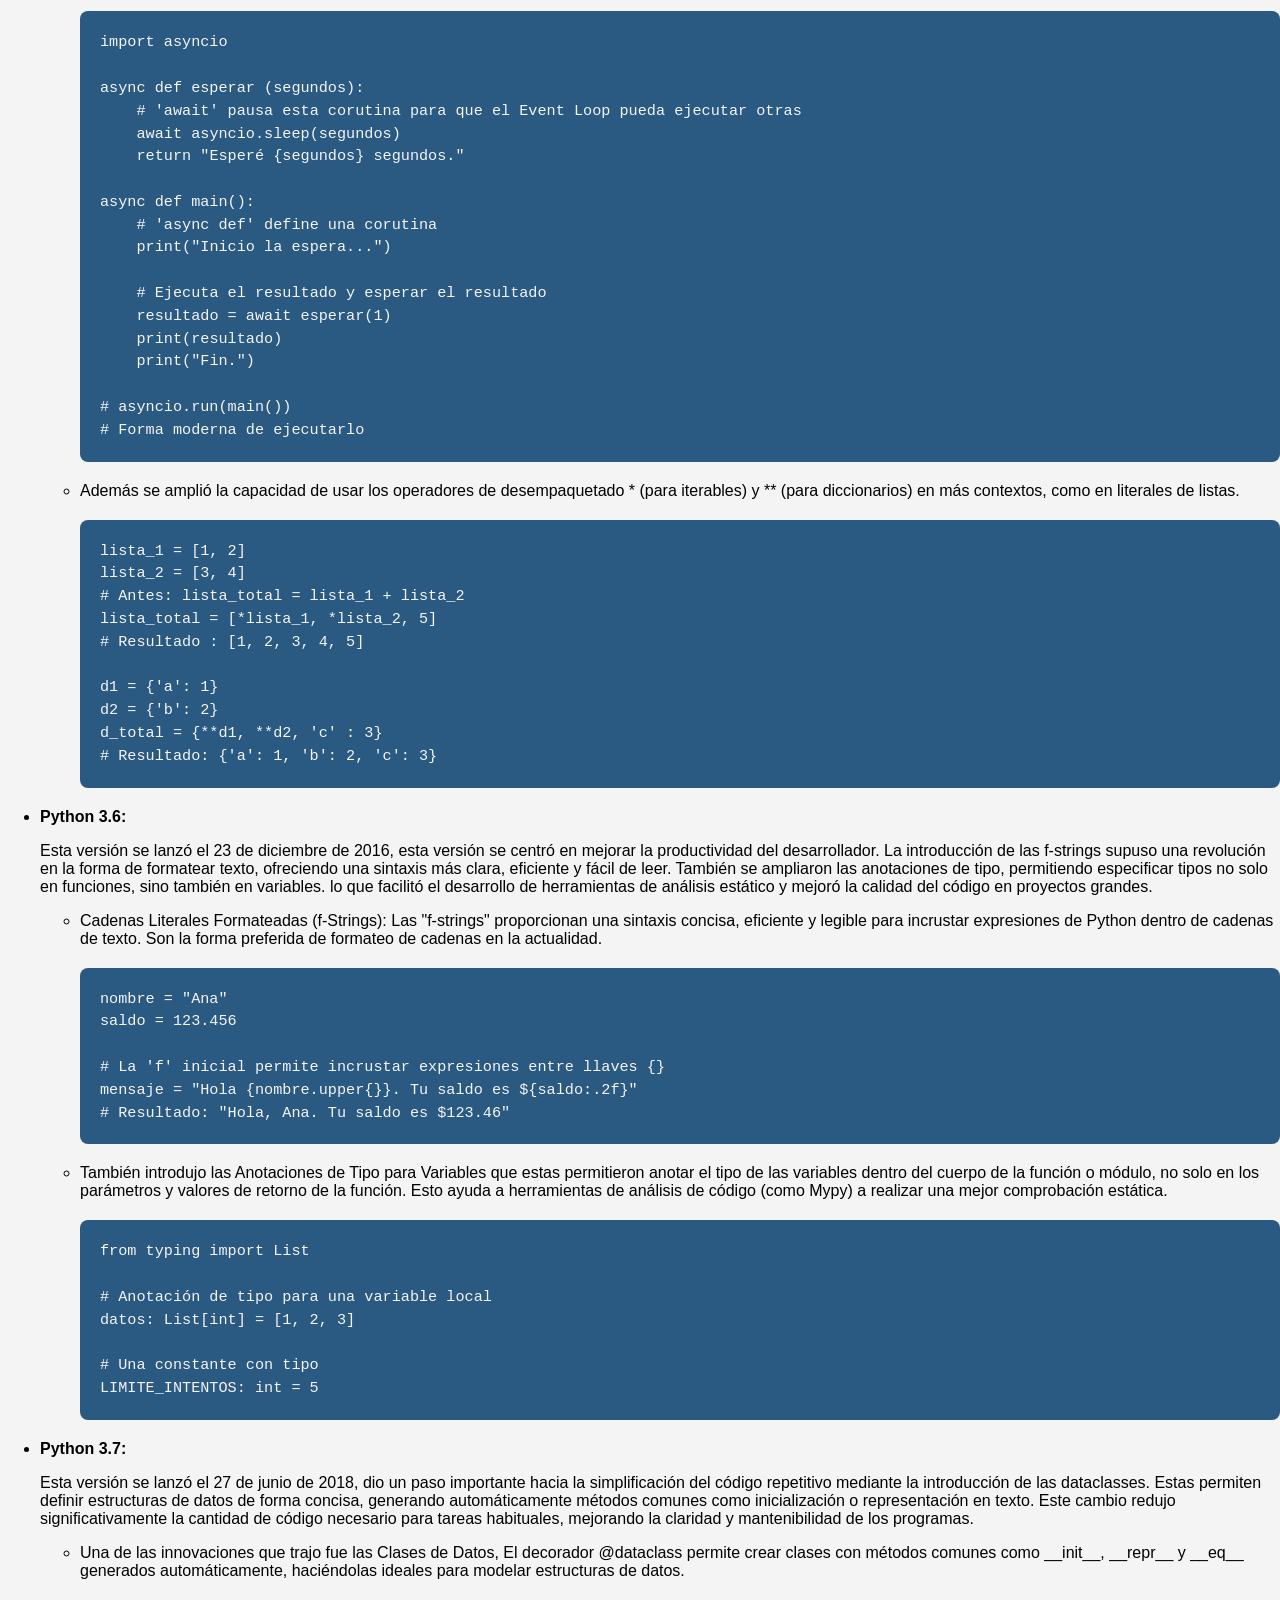
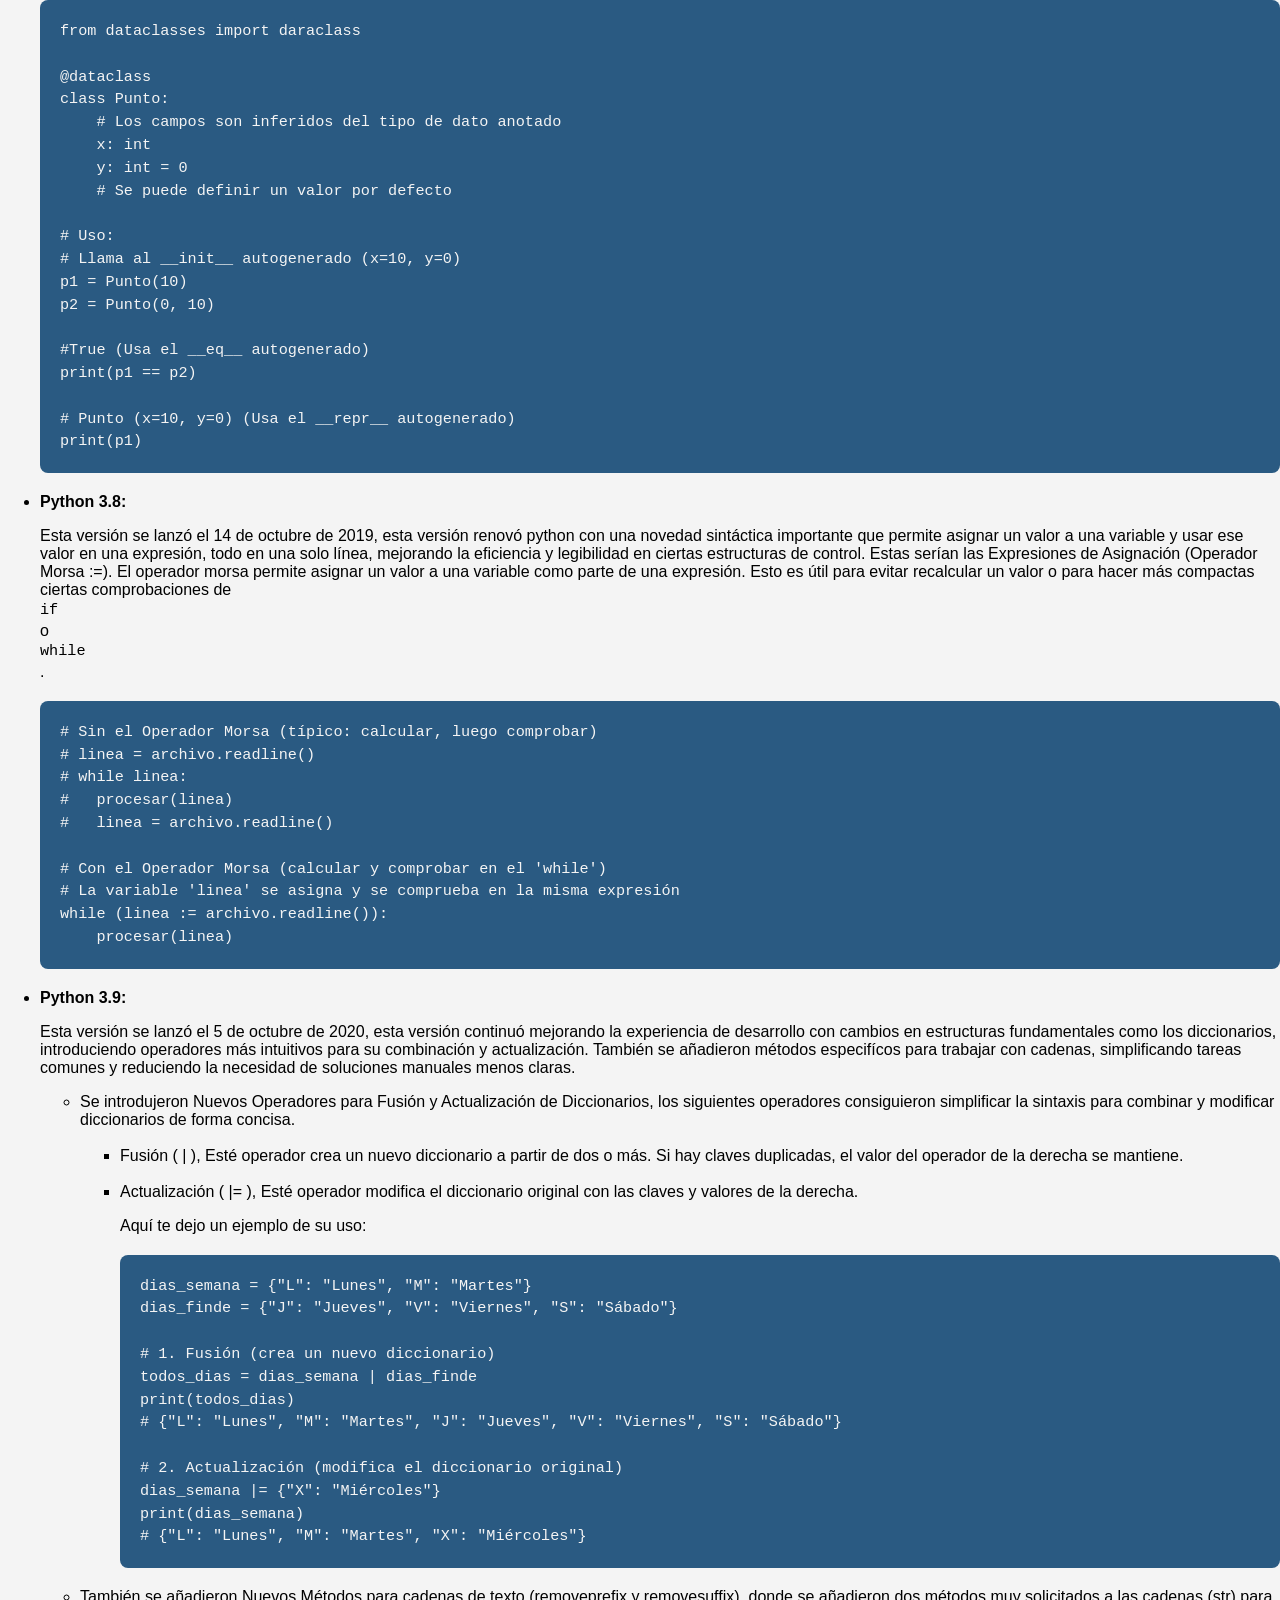
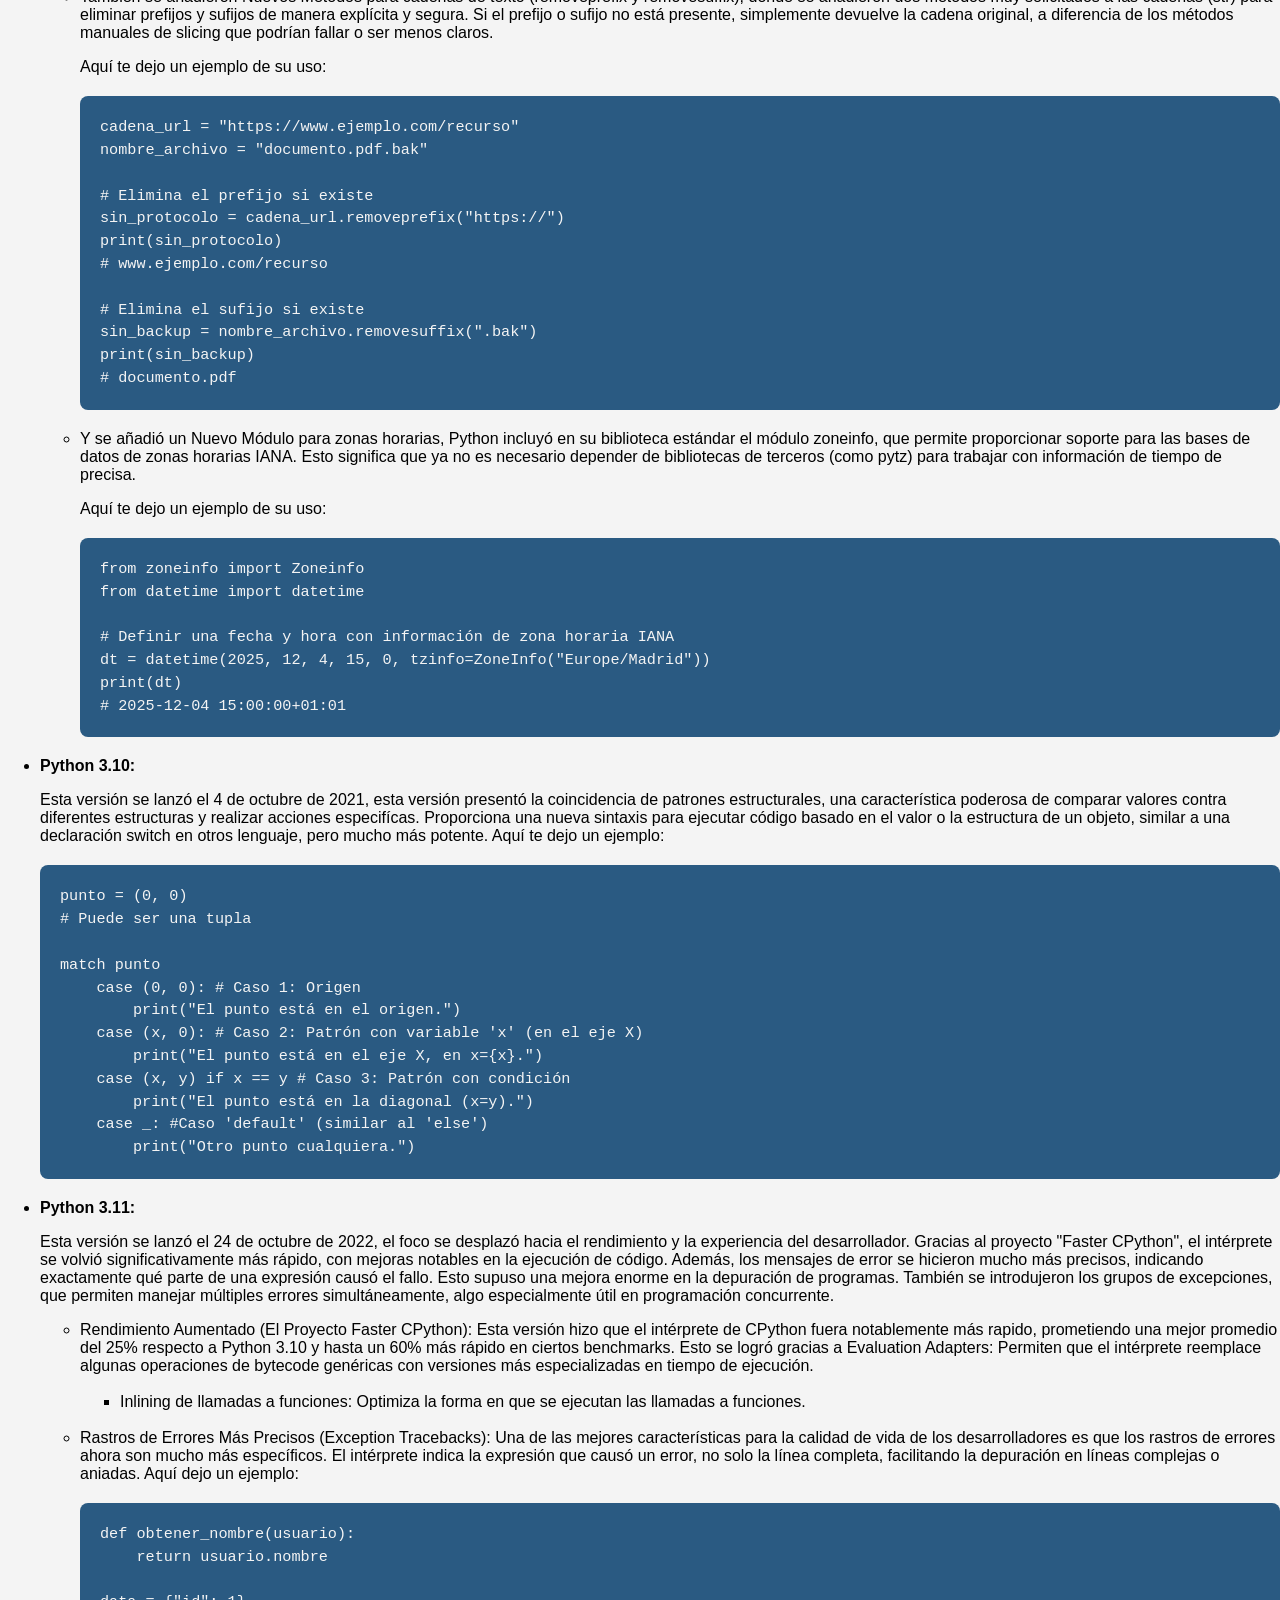
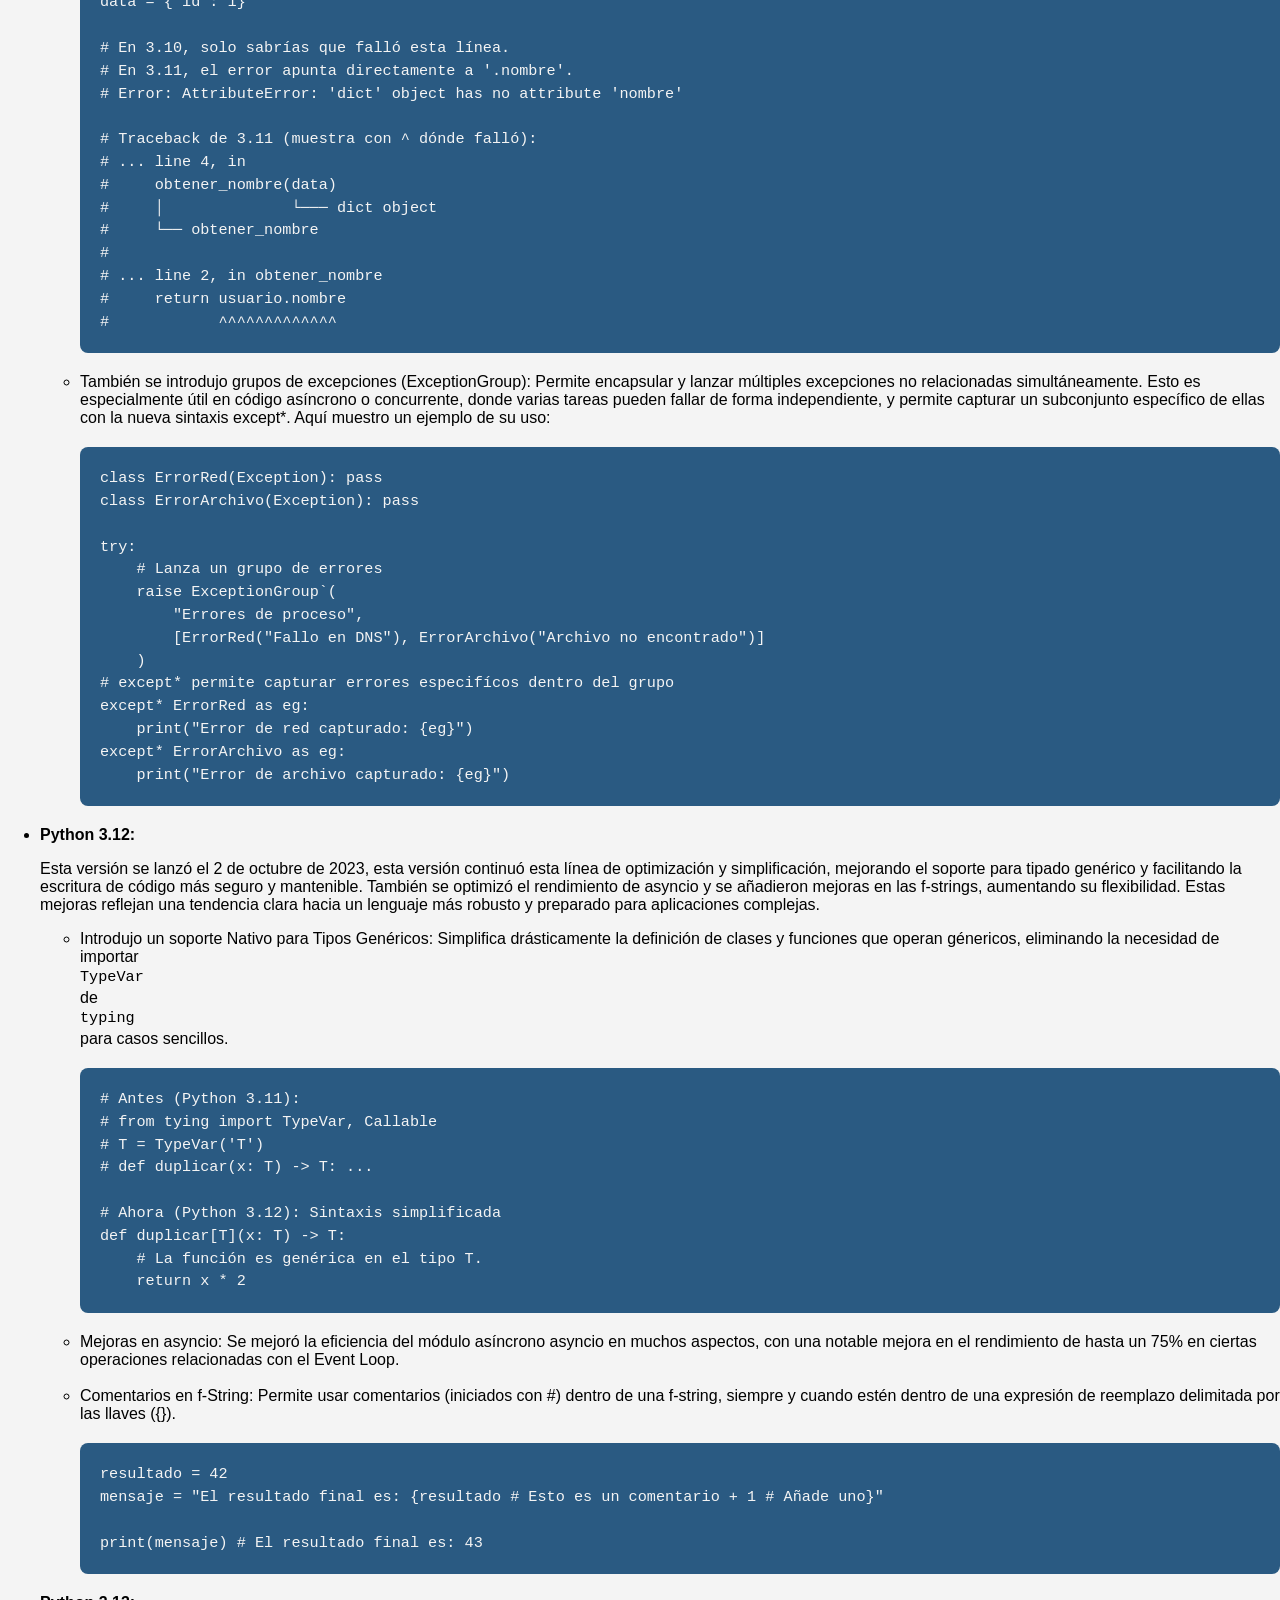
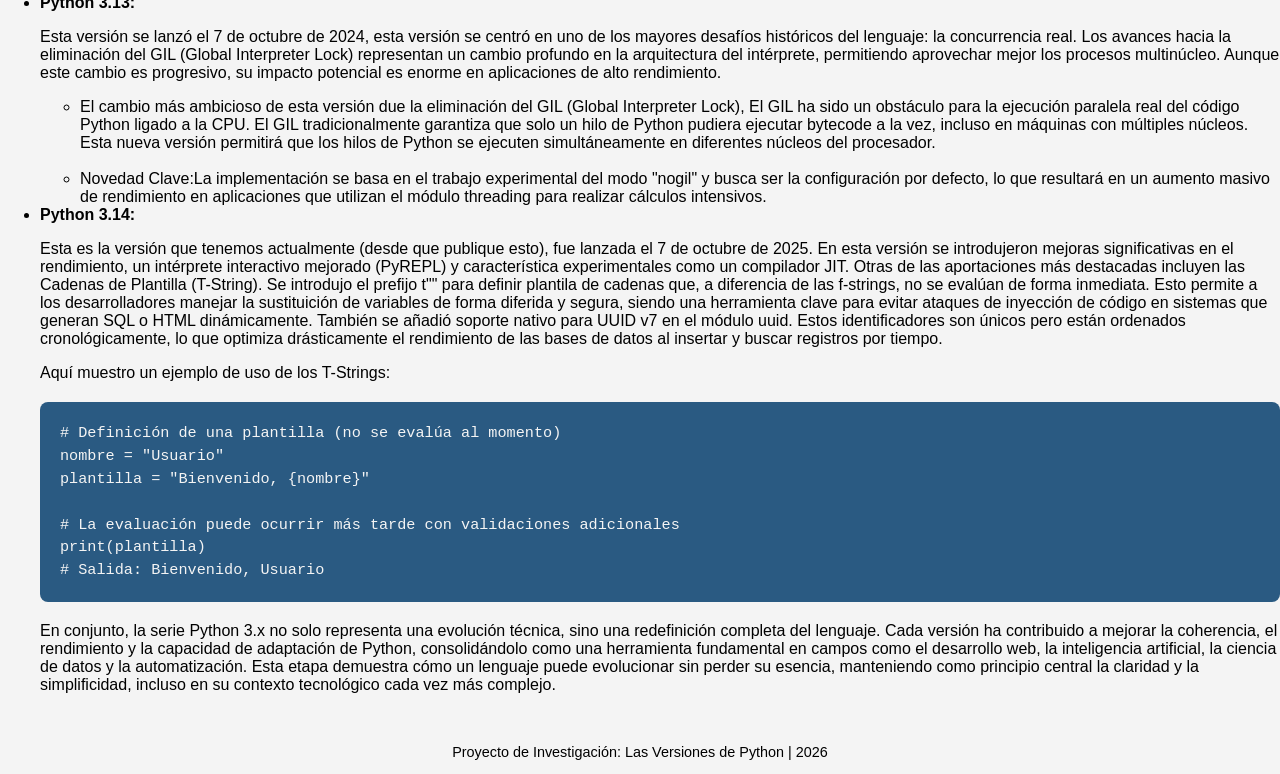
<file: python3x.html>
<!DOCTYPE html>
<html lang="es">
    <head>
        <meta charset="UTF-8">
        <meta name="viewport" content="width=device-width, initial-scale=1.0">
        <title>Evolución de Python | Python 3.x</title>
        <link rel="stylesheet" href="styles.css">
        <link rel="stylesheet" href="menu.css">
    </head>

    <body>
        <script src="menu.js"></script>
        <div id="menu" class="menu"></div>

        <div class="container">

            <header class="hero-versions">
                <h1>Python 3.x: La Revolución del Lenguaje</h1>
                <p>2008 - Actualidad | La excelencia técnica y el soporte Unicode total</p>
            </header>

            <main class="content-container">
                <section class="text-block">
                    <h2>La gran ruptura: Incompatibilidad necesaria</h2>
                    <p>La primera versión de esta serie fue lanzada el 3 de diciembre de 2008, la serie 3 representa la etapa más ambiciosa en la historia del lenguaje, en la que Python se redefine a sí mismo para corregir limitaciones del pasado y adaptarse a un entorno tecnológico cada vez más exigente.
                        Bajo la dirección de Guido van Rossum y una comunidad global muy activa, esta serie introduce cambiod profundos que priorizan la coherencia, la internacionalización y el rendimiento.
                        A diferencia de la transición entre versiones anteriores, Python 3 supuso una ruptura deliberada con la compatibilidad hacia atrás, una decisión arriesgada pero necesaria para construir un lenguaje más limpio, consistente y preparado para el futuro.
                    </p>
                </section>

                <section>
                    <h2>Análisis de la serie 3.x</h2>
                    <ul>
                        <li><strong>Python 3.0:</strong>
                            <p>Esta versión se lanzó el 3 de diciembre de 2008, es una versión nueva incompatible con las versiones anteriores.
                                Esta versión introdujo cambios significativos e incompatibles con la serie 2.x para eliminar la rebundancia, 
                                incluyenfo la conversión de print en función, 
                                soporte nativo de Unicode para texto, 
                                división de enteros mejorada estando los decimales por defecto y reglas más estrictas en comparaciones.

                                Las Principales novedades y cambios son los siguientes:
                                <ul>
                                    <li>Unicode Nativo: Se eliminó la confusión entre texto y bytes, haciendo que Python fuera internacional por defecto.</li><br>

                                    <li>Iteradores eficientes: Funciones como <code>range()</code> o <code>zip()</code> dejaron de crear listas pesadas en memoria, pasando a ser generadores que calculan valores bajo demanda.</li><br>

                                    <li>División Lógica: División Lógica:</strong> Se estandarizó que la división entre enteros (/) devuelva siempre un decimal, moviendo la división entera al operador (//).</li>
                                </ul>
                            </p>

                            <p>También quiero destacar un cambio muy importante y ese es el de la función print(), la declaración de este paso de estar sin parentesis "print" a pasar con parentesis "print()", esto se hizo para aumentar la flexibilidad y legibilidad del lenguaje.
                                Aquí muestro unos ejemplos de declaración.</p>

                            <div class="code-box">
<pre><code>Old: print "La respuesta es", 2*2
New: print("La respuesta es", 2*2)

# La coma final suprime el salto de línea
Old: print x,
# Agrega un espacio en lugar de un salto de línea.
New: print(x, end="")</code></pre>
                            </div>
                        </li>

                        <li><strong>Python 3.1:</strong>
                            <p>Esta versión se lanzó el 27 de junio de 2009, esta versión fue un pulido y optimización de su versión anterior.
                                Aunque no introdujo cambios tan dramáticos como su versión anterior, si hay que decir que incluyó varias mejoras importantes.
                                Trajo un Diccionario Ordenado (OrderedDict) en la biblioteca estándar siendo útil para mantener el orden de los elementos.
                                Se realizaron Optimizaciones del tipo <code>int</code> lo que mejoró el rendimiento y un módulo io mucho más rápido y estable.
                                También incorporó nuevas utilidades en el unittest donde se centró en facilitar el manejo de fixtures (configuración y limpieza de pruebas) y ofrecer un control más glandular sobre la ejecución de los test como el salto de tests.
                            </p>
                        </li>

                        <li><strong>Python 3.2:</strong>
                            <p>Esta versión se lanzó el 20 de febrero de 2011, esta versión se centró en algunos aspectos destacados continuando la línea de estabilización y añadió mejoras prácticas para entornos de producción.
                                Se introdujo un nuevo módulo para el análisis de la línea de comandos, argparse, para superar las limitaciones de optparse que no brindaba soporte para argumentos posicionales, sub comandos, opciones requeridas y otros patrones comune para especificar y validar opciones.
                                También se añadió otras utilidades en la biblioteca estándar, incorporó soporte mejorado para SSL/TLS y trajo Optimizaciones en el intérprete y en la implementación del recolector/GIL que beneficiaron el rendimiento en ciertas cargas.
                            </p>

                            <p>Aquí muestro un ejemplo: Imagina que deseas crear un programa llamado saludo.py que pueda ejecutarse así:

                                python saludo.py John (saludo simple)
                                python saludo.py Jane --formal (saludo formal)</p>

                            <div class="code-box">
<pre><code>import argparse

def main():
    # 1. Crear el objetivo ArgumentParser
    # El objetivo parser contendrá toda la información necesaria para analizar
    # La línea de comandos
    parser = argparse.ArgumentParser(
        description = "Un script simple para saludar a un usuario.",
        epilog = "¡Gracias por usar el programa de saludo!"
    )

    # 2. Agregar Argumentos
    # Argumento Posicional (Obligatorio)
    parser.add_argument(
        'nombre',
        type = str,
        help = 'El nombre de la persona a saludar.'
    )

    # Argumento Opcional (Flag o Bandera)
    # action = 'store_true' significa que si se incluye la bandera, su valor es True.
    # Y si se omite, su valor por defecto es False.
    parser.add_argument(
        '--formal',
        action = 'store_true',
        help = 'Si se incluye, el saludo será formal ("Estimado/a").'
    )
    
    # 3. Analizar los argumentos
    # Esto examina la línea de comandos, convierte los argumentos a los tipos
    # especificados, y los coloca como atributos del objeto 'args'.
    args = parser.parse_args()

    # 4. Usa los argumentos
    if args.formal:
        saludo = "Estimado/a {args.nombre}, ¡bienvenido/a al programa!"

    else:
        saludo = "Hola, {args.nombre}. ¡Qué gusto verte!"

    print(saludo)

if __name__ == "__main__":
    main()</code></pre>
                            </div>
                        </li>

                        <li><strong>Python 3.3:</strong>
                            <p>Esta versión se lanzo el 29 de septiembre de 2012, esta versión introdujo mejoras conceptuales relevantes, especialmente en el manejo de generadores con la expresión "yield from".
                                Esta característica permitió delegar la generación de valores en otros generadores, simplificando enormemente el código y mejorando su modularidad.
                                Además, se unificó la representación interna de cadenas, eliminando diferencias entre implementaciones y facilitando el manejo de texto.
                                Este tipo de cambios, aunque poco visibles, fueron clave para mantener la coherencia interna del lenguaje.
                            </p>

                            <p>Aquí muestro un ejemplo de como se aplicaria el yield:</p>

                            <div class="code-box">
<pre><code>def mi_generador():
    print("Iniciar el generador")
    yield 1
    print("Después del primer yield")
    yield 2
    print("Después del segundo yield")
</code></pre>
                            </div>

                            <p>Cuando llama al generador, el código que está dentro de la función no se ejecuta de inmediato. Simplemente crea y devuelve un objeto generador.
                            La primera vez que solicitas un valor, el código dentro de la función se ejecuta hasta que encuentra el primer yield 1. La siguiente vez que se solicita, la función reanuda la ejecución desde la línea siguiente al último yield y así hasta la última.
                            Esta mejora sirvió para trabajar con generadores de forma má limpia, una representación de cadenas más flexibles que eliminó la distinción entre “wide ” y “narrow”.
                            </p>
                        </li>

                        <li><strong>Python 3.4:</strong>
                            <p>Esta versión se lanzó el 16 de marzo de 2014, esta versión hizo que el lenguaje diese un paso decisivo hacia la programación moderna al incorporar el módulo asyncio.
                                Este introdujo oficialmente el paradigma de programación asíncrona en Python, permitiendo gestionar múltiples tareas concurrentes sin bloquear la ejecución.
                                Este avance resultó fundamental en aplicaciones que dependen de operaciones de entrada/salida, como servidore web o sistemas de red, donde la eficiencia depende de la capacidad de manejar múltiples procesos simultáneamente.
                            </p>
                        </li>

                        <li><strong>Python 3.5:</strong>
                            <p>Esta versión se lanzó el 13 de septiembre de 2015, esta versión consolidó este enfoque al introducir las palabras clave async y await, que proporcionaron una sintaxis clara y directa para trabajar con corutinas.
                                Esto simplificó enormemente el desarrollo de código asíncrono, haciéndolo más legible y mantenible.
                                Además, se ampliaron las capacidades del lenguaje en el manejo de estructuras de datos mediante operadores de desempaquetado, lo que permitió escribir código más expresivo y flexible.
                                En la sintaxis introdujo los siguientes aspectos:</p>
                                <ul>
                                    <li>Mejoró enormemente el soporte de la programación asíncrona al agregar objetos aguardables, funciones corrutina, iteraciones asincrónicas y gestores asincrónicos de contexto.</li><br>

                                    <div class="code-box">
<pre><code>import asyncio

async def esperar (segundos):
    # 'await' pausa esta corutina para que el Event Loop pueda ejecutar otras
    await asyncio.sleep(segundos)
    return "Esperé {segundos} segundos."

async def main():
    # 'async def' define una corutina
    print("Inicio la espera...")
    
    # Ejecuta el resultado y esperar el resultado
    resultado = await esperar(1)
    print(resultado)
    print("Fin.")

# asyncio.run(main())
# Forma moderna de ejecutarlo</code></pre>
                                    </div>
                                
                                    <li>Además se amplió la capacidad de usar los operadores de desempaquetado * (para iterables) y ** (para diccionarios) en más contextos, como en literales de listas.</li>

                                    <div class="code-box">
<pre><code>lista_1 = [1, 2]
lista_2 = [3, 4]
# Antes: lista_total = lista_1 + lista_2
lista_total = [*lista_1, *lista_2, 5]
# Resultado : [1, 2, 3, 4, 5]

d1 = {'a': 1}
d2 = {'b': 2}
d_total = {**d1, **d2, 'c' : 3}
# Resultado: {'a': 1, 'b': 2, 'c': 3}</code></pre>
                                    </div>
                                </ul>
                        </li>

                        <li><strong>Python 3.6:</strong>
                            <p>Esta versión se lanzó el 23 de diciembre de 2016, esta versión se centró en mejorar la productividad del desarrollador.
                                La introducción de las f-strings supuso una revolución en la forma de formatear texto, ofreciendo una sintaxis más clara, eficiente y fácil de leer.
                                También se ampliaron las anotaciones de tipo, permitiendo especificar tipos no solo en funciones, sino también en variables. lo que facilitó el desarrollo de herramientas de análisis estático y mejoró la calidad del código en proyectos grandes.
                                
                            </p>
                                <ul>
                                    <li>Cadenas Literales Formateadas (f-Strings): Las "f-strings" proporcionan una sintaxis concisa, eficiente y legible para incrustar expresiones de Python dentro de cadenas de texto. Son la forma preferida de formateo de cadenas en la actualidad.</li>
                                    
                                    <div class="code-box">
<pre><code>nombre = "Ana"
saldo = 123.456

# La 'f' inicial permite incrustar expresiones entre llaves {}
mensaje = "Hola {nombre.upper{}}. Tu saldo es ${saldo:.2f}"
# Resultado: "Hola, Ana. Tu saldo es $123.46"</code></pre>
                                    </div>
                                    <li>También introdujo las Anotaciones de Tipo para Variables que estas permitieron anotar el tipo de las variables dentro del cuerpo de la función o módulo,  no solo en los parámetros y valores de retorno de la función. 
                                        Esto ayuda a herramientas de análisis de código (como Mypy) a realizar una mejor comprobación estática.</li>

                                    <div class="code-box">
<pre><code>from typing import List

# Anotación de tipo para una variable local
datos: List[int] = [1, 2, 3]

# Una constante con tipo
LIMITE_INTENTOS: int = 5
</code></pre>
                                    </div>
                                </ul>
                        </li>

                        <li><strong>Python 3.7:</strong>
                            <p>Esta versión se lanzó el 27 de junio de 2018, dio un paso importante hacia la simplificación del código repetitivo mediante la introducción de las dataclasses.
                                Estas permiten definir estructuras de datos de forma concisa, generando automáticamente métodos comunes como inicialización o representación en texto.
                                Este cambio redujo significativamente la cantidad de código necesario para tareas habituales, mejorando la claridad y mantenibilidad de los programas. 
                            </p>
                                <ul>
                                    <li>Una de las innovaciones que trajo fue las Clases de Datos, El decorador @dataclass permite crear clases con métodos comunes como __init__, __repr__ y __eq__ generados automáticamente, haciéndolas ideales para modelar estructuras de datos.</li>
                                </ul>

                                <div class="code-box">
<pre><code>from dataclasses import daraclass

@dataclass
class Punto:
    # Los campos son inferidos del tipo de dato anotado
    x: int
    y: int = 0
    # Se puede definir un valor por defecto

# Uso:
# Llama al __init__ autogenerado (x=10, y=0)
p1 = Punto(10)
p2 = Punto(0, 10)

#True (Usa el __eq__ autogenerado)
print(p1 == p2)

# Punto (x=10, y=0) (Usa el __repr__ autogenerado)
print(p1)</code></pre>
                                </div>
                        </li>

                        <li><strong>Python 3.8:</strong>
                            <p>Esta versión se lanzó el 14 de octubre de 2019, esta versión renovó python con una novedad sintáctica importante que permite asignar un valor a una variable y usar ese valor en una expresión, todo en una solo línea, mejorando la eficiencia y legibilidad en ciertas estructuras de control.
                                Estas serían las Expresiones de Asignación (Operador Morsa :=).
                                El operador morsa permite asignar un valor a una variable como parte de una expresión.
                                Esto es útil para evitar recalcular un valor o para hacer más compactas ciertas comprobaciones de <code>if</code> o <code>while</code>.
                            </p>

                            <div class="code-box">
<pre><code># Sin el Operador Morsa (típico: calcular, luego comprobar)
# linea = archivo.readline()
# while linea:
#   procesar(linea)
#   linea = archivo.readline()

# Con el Operador Morsa (calcular y comprobar en el 'while')
# La variable 'linea' se asigna y se comprueba en la misma expresión
while (linea := archivo.readline()):
    procesar(linea)</code></pre>
                            </div>
                        </li>

                        <li><strong>Python 3.9:</strong>
                            <p>Esta versión se lanzó el 5 de octubre de 2020, esta versión continuó mejorando la experiencia de desarrollo con cambios en estructuras fundamentales como los diccionarios, introduciendo operadores más intuitivos para su combinación y actualización.
                                También se añadieron métodos especifícos para trabajar con cadenas, simplificando tareas comunes y reduciendo la necesidad de soluciones manuales menos claras.</p>
                                <ul>
                                    <li>Se introdujeron Nuevos Operadores para Fusión y Actualización de Diccionarios, los siguientes operadores consiguieron simplificar la sintaxis para combinar y modificar diccionarios de forma concisa.</li><br>
                                    
                                    <ul>
                                        <li>Fusión ( | ), Esté operador crea un nuevo diccionario a partir de dos o más.
                                            Si hay claves duplicadas, el valor del operador de la derecha se mantiene.</li><br>

                                        <li>Actualización ( |= ), Esté operador modifica el diccionario original con las claves y valores de la derecha.</li>
                                        <p>Aquí te dejo un ejemplo de su uso:</p>

                                        <div class="code-box">
<pre><code>dias_semana = {"L": "Lunes", "M": "Martes"}
dias_finde = {"J": "Jueves", "V": "Viernes", "S": "Sábado"}

# 1. Fusión (crea un nuevo diccionario)
todos_dias = dias_semana | dias_finde
print(todos_dias)
# {"L": "Lunes", "M": "Martes", "J": "Jueves", "V": "Viernes", "S": "Sábado"}

# 2. Actualización (modifica el diccionario original)
dias_semana |= {"X": "Miércoles"}
print(dias_semana)
# {"L": "Lunes", "M": "Martes", "X": "Miércoles"}</code></pre>
                                        </div>
                                    </ul>

                                    <li>También se añadieron Nuevos Métodos para cadenas de texto (removeprefix y removesuffix), donde se añadieron dos métodos muy solicitados a las cadenas (str) para eliminar prefijos y sufijos de manera explícita y segura. 
                                        Si el prefijo o sufijo no está presente, simplemente devuelve la cadena original, a diferencia de los métodos manuales de slicing que podrían fallar o ser menos claros.</li>
                                    <p>Aquí te dejo un ejemplo de su uso:</p>

                                    <div class="code-box">
<pre><code>cadena_url = "https://www.ejemplo.com/recurso"
nombre_archivo = "documento.pdf.bak"

# Elimina el prefijo si existe
sin_protocolo = cadena_url.removeprefix("https://")
print(sin_protocolo)
# www.ejemplo.com/recurso

# Elimina el sufijo si existe
sin_backup = nombre_archivo.removesuffix(".bak")
print(sin_backup)
# documento.pdf</code></pre>
                                    </div>                     

                                    <li>Y se añadió un Nuevo Módulo para zonas horarias, Python incluyó en su biblioteca estándar el módulo zoneinfo, que permite proporcionar soporte para las bases de datos de zonas horarias IANA.
                                        Esto significa que ya no es necesario depender de bibliotecas de terceros (como pytz) para trabajar con información de tiempo de precisa.</li>
                                    <p>Aquí te dejo un ejemplo de su uso:</p>

                                    <div class="code-box">
<pre><code>from zoneinfo import Zoneinfo
from datetime import datetime

# Definir una fecha y hora con información de zona horaria IANA
dt = datetime(2025, 12, 4, 15, 0, tzinfo=ZoneInfo("Europe/Madrid"))
print(dt)
# 2025-12-04 15:00:00+01:01</code></pre>
                                    </div>
                                </ul>
                        </li>

                        <li><strong>Python 3.10:</strong>
                            <p>Esta versión se lanzó el 4 de octubre de 2021, esta versión presentó la coincidencia de patrones estructurales, una característica poderosa de comparar valores contra diferentes estructuras y realizar acciones especifícas.
                                Proporciona una nueva sintaxis para ejecutar código basado en el valor o la estructura de un objeto, similar a una declaración switch en otros lenguaje, pero mucho más potente.
                                Aquí te dejo un ejemplo:</p>
                            
                            <div class="code-box">
<pre><code>punto = (0, 0)
# Puede ser una tupla

match punto
    case (0, 0): # Caso 1: Origen
        print("El punto está en el origen.")
    case (x, 0): # Caso 2: Patrón con variable 'x' (en el eje X)
        print("El punto está en el eje X, en x={x}.")
    case (x, y) if x == y # Caso 3: Patrón con condición
        print("El punto está en la diagonal (x=y).")
    case _: #Caso 'default' (similar al 'else')
        print("Otro punto cualquiera.")</code></pre>
                            </div>
                        </li>

                        <li><strong>Python 3.11:</strong>
                            <p>Esta versión se lanzó el 24 de octubre de 2022, el foco se desplazó hacia el rendimiento y la experiencia del desarrollador.
                                Gracias al proyecto "Faster CPython", el intérprete se volvió significativamente más rápido, con mejoras notables en la ejecución de código.
                                Además, los mensajes de error se hicieron mucho más precisos, indicando exactamente qué parte de una expresión causó el fallo.
                                Esto supuso una mejora enorme en la depuración de programas.
                                También se introdujeron los grupos de excepciones, que permiten manejar múltiples errores simultáneamente, algo especialmente útil en programación concurrente.
                            </p>
                                <ul>
                                    <li>Rendimiento Aumentado (El Proyecto Faster CPython): Esta versión hizo que el intérprete de CPython fuera notablemente más rapido, prometiendo una mejor promedio del 25% respecto a Python 3.10 y hasta un 60% más rápido en ciertos benchmarks.
                                        Esto se logró gracias a Evaluation Adapters: Permiten que el intérprete reemplace algunas operaciones de bytecode genéricas con versiones más especializadas en tiempo de ejecución.</li><br>

                                        <ul>
                                            <li>Inlining de llamadas a funciones: Optimiza la forma en que se ejecutan las llamadas a funciones.</li><br>
                                        </ul>

                                    <li>Rastros de Errores Más Precisos (Exception Tracebacks): Una de las mejores características para la calidad de vida de los desarrolladores es que los rastros de errores ahora son mucho más específicos.
                                        El intérprete indica la expresión que causó un error, no solo la línea completa, facilitando la depuración en líneas complejas o aniadas.
                                        Aquí dejo un ejemplo:</li>

                                    <div class="code-box">
<pre><code>def obtener_nombre(usuario):
    return usuario.nombre

data = {"id": 1}

# En 3.10, solo sabrías que falló esta línea.
# En 3.11, el error apunta directamente a '.nombre'.
# Error: AttributeError: 'dict' object has no attribute 'nombre'

# Traceback de 3.11 (muestra con ^ dónde falló):
# ... line 4, in <module>
#     obtener_nombre(data)
#     │              └─── dict object
#     └── obtener_nombre
# 
# ... line 2, in obtener_nombre
#     return usuario.nombre
#            ^^^^^^^^^^^^^</code></pre>
                                    </div>

                                    <li>También se introdujo grupos de excepciones (ExceptionGroup): Permite encapsular y lanzar múltiples excepciones no relacionadas simultáneamente.
                                        Esto es especialmente útil en código asíncrono o concurrente, donde varias tareas pueden fallar de forma independiente, y permite capturar un subconjunto específico de ellas con la nueva sintaxis except*.
                                        Aquí muestro un ejemplo de su uso:</li>
                                    
                                    <div class="code-box">
<pre><code>class ErrorRed(Exception): pass
class ErrorArchivo(Exception): pass

try:
    # Lanza un grupo de errores
    raise ExceptionGroup`(
        "Errores de proceso",
        [ErrorRed("Fallo en DNS"), ErrorArchivo("Archivo no encontrado")]
    )
# except* permite capturar errores especifícos dentro del grupo
except* ErrorRed as eg:
    print("Error de red capturado: {eg}")
except* ErrorArchivo as eg:
    print("Error de archivo capturado: {eg}")</code></pre>
                                    </div>
                                </ul>
                        </li>

                        <li><strong>Python 3.12:</strong>
                            <p>Esta versión se lanzó el 2 de octubre de 2023, esta versión continuó esta línea de optimización y simplificación, mejorando el soporte para tipado genérico y facilitando la escritura de código más seguro y mantenible.
                                También se optimizó el rendimiento de asyncio y se añadieron mejoras en las f-strings, aumentando su flexibilidad.
                                Estas mejoras reflejan una tendencia clara hacia un lenguaje más robusto y preparado para aplicaciones complejas.</p>
                                
                                <ul>
                                    <li>Introdujo un soporte Nativo para Tipos Genéricos: Simplifica drásticamente la definición de clases y funciones que operan génericos, eliminando la necesidad de importar <code>TypeVar</code> de <code>typing</code> para casos sencillos.</li>

                                    <div class="code-box">
<pre><code># Antes (Python 3.11):
# from tying import TypeVar, Callable
# T = TypeVar('T')
# def duplicar(x: T) -> T: ...

# Ahora (Python 3.12): Sintaxis simplificada
def duplicar[T](x: T) -> T:
    # La función es genérica en el tipo T.
    return x * 2</code></pre>
                                    </div>

                                    <li>Mejoras en asyncio: Se mejoró la eficiencia del módulo asíncrono asyncio en muchos aspectos, con una notable mejora en el rendimiento de hasta un 75% en ciertas operaciones relacionadas con el Event Loop.</li><br>

                                    <li>Comentarios en f-String: Permite usar comentarios (iniciados con #) dentro de una f-string, siempre y cuando estén dentro de una expresión de reemplazo delimitada por las llaves ({}).</li>

                                    <div class="code-box">
<pre><code>resultado = 42
mensaje = "El resultado final es: {resultado # Esto es un comentario + 1 # Añade uno}"

print(mensaje) # El resultado final es: 43</code></pre>
                                    </div>
                                </ul>
                        </li>

                        <li><strong>Python 3.13:</strong>
                            <p>Esta versión se lanzó el 7 de octubre de 2024, esta versión se centró en uno de los mayores desafíos históricos del lenguaje: la concurrencia real.
                                Los avances hacia la eliminación del GIL (Global Interpreter Lock) representan un cambio profundo en la arquitectura del intérprete, permitiendo aprovechar mejor los procesos multinúcleo.
                                Aunque este cambio es progresivo, su impacto potencial es enorme en aplicaciones de alto rendimiento.
                            </p>

                                <ul>
                                    <li>El cambio más ambicioso de esta versión due la eliminación del GIL (Global Interpreter Lock), El GIL ha sido un obstáculo para la ejecución paralela real del código Python ligado a la CPU.
                                        El GIL tradicionalmente garantiza que solo un hilo de Python pudiera ejecutar bytecode a la vez, incluso en máquinas con múltiples núcleos. Esta nueva versión permitirá que los hilos de Python se ejecuten simultáneamente en diferentes núcleos del procesador.</li><br>

                                    <li>Novedad Clave:La implementación se basa en el trabajo experimental del modo "nogil" y busca ser la configuración por defecto, lo que resultará en un aumento masivo de rendimiento en aplicaciones que utilizan el módulo threading para realizar cálculos intensivos.</li>
                                </ul>
                        </li>

                        <li><strong>Python 3.14:</strong>
                            <p>Esta es la versión que tenemos actualmente (desde que publique esto), fue lanzada el 7 de octubre de 2025. En esta versión se introdujeron mejoras significativas en el rendimiento, un intérprete interactivo mejorado (PyREPL) y característica experimentales como un compilador JIT.
                                Otras de las aportaciones más destacadas incluyen las Cadenas de Plantilla (T-String).
                                Se introdujo el prefijo t"" para definir plantila de cadenas que, a diferencia de las f-strings, no se evalúan de forma inmediata. Esto permite a los desarrolladores manejar la sustituición de variables de forma diferida y segura, siendo una herramienta clave para evitar ataques de inyección de código en sistemas que generan SQL o HTML dinámicamente.
                                También se añadió soporte nativo para UUID v7 en el módulo uuid. 
                                Estos identificadores son únicos pero están ordenados cronológicamente, lo que optimiza drásticamente el rendimiento de las bases de datos al insertar y buscar registros por tiempo.
                            </p>

                            <p>Aquí muestro un ejemplo de uso de los T-Strings:</p>

                            <div class="code-box">
<pre><code># Definición de una plantilla (no se evalúa al momento)
nombre = "Usuario"
plantilla = "Bienvenido, {nombre}"

# La evaluación puede ocurrir más tarde con validaciones adicionales
print(plantilla)
# Salida: Bienvenido, Usuario
</code></pre>
                            </div>
                        </li>

                        <p>En conjunto, la serie Python 3.x no solo representa una evolución técnica, sino una redefinición completa del lenguaje.
                            Cada versión ha contribuido a mejorar la coherencia, el rendimiento y la capacidad de adaptación de Python, consolidándolo como una herramienta fundamental en campos como el desarrollo web, la inteligencia artificial, la ciencia de datos y la automatización.
                            Esta etapa demuestra cómo un lenguaje puede evolucionar sin perder su esencia, manteniendo como principio central la claridad y la simplificidad, incluso en su contexto tecnológico cada vez más complejo.
                        </p>
                    </ul>
                </section>
            </main>

            <footer>
                <p>Proyecto de Investigación: Las Versiones de Python | 2026</p>
            </footer>

        </div>
    </body>
</html>
</file>
<file: styles.css>
/* Variables de color para consistencia */
:root {
    --python-blue: #3776ab;
    --python-yellow: #ffd43b;
    --dark-bg: #2c3e50;
    --light-gray: #f4f4f4;
    --dark-blue: #2a5a82;
}

body {
    font-family: 'Helvetica', Arial, sans-serif;
    margin: 0;
    background-color: var(--light-gray);
    overflow-x: hidden; /* Evita desplazamientos laterales raros */
}

.hero-versions {
    background: var(--python-blue);
    color: white;
    text-align: center;
    padding: 60px 20px;
}

/* Esto hace que la imagen se adapte al contenedor */
.version-summary img {
    max-width: 100%;
    height: auto;
    display: block;
    margin: 20px auto; /* Centra la imagen */
    border-radius: 8px; /* Opcional: le da un toque más limpio */
    box-shadow: 0 4px 10px rgba(0,0,0,0.1); /* Opcional: añade profundidad */
}

.timeline-overview {
    display: grid;
    grid-template-columns: repeat(auto-fit, minmax(300px, 1fr));
    gap: 25px;
    margin: 40px auto;
    padding: 0 20px;
    width: 100%;
    box-sizing: border-box;
}

.v-card {
    background: white;
    padding: 25px;
    border-radius: 15px;
    box-shadow: 0 4px 15px rgba(0,0,0,0.1);
    display: flex;
    flex-direction: column;
    justify-content: space-between;
    box-sizing: border-box;
    border-bottom: 4px solid var(--python-yellow);
}

.note-card {
    background: #fef3c7;
    padding: 25px;
    border-radius: 15px;
    box-shadow: 0 4px 15px rgba(0,0,0,0.1);
    display: flex;
    flex-direction: column;
    border-bottom: 4px solid #78350f;
    grid-column: 1/ -1;
    margin-top: 10px;
}

.note {
    font-weight: bold;
    color: #78350f;
    margin-bottom: 10px;
    display: block;
}

.year {
    font-weight: bold;
    color: var(--python-blue);
    margin-bottom: 10px;
    display: block;
}

.btn {
    display: inline-block;
    margin-top: 20px;
    padding: 10px 20px;
    background: var(--python-blue);
    color: white;
    text-decoration: none;
    border-radius: 50px;
    text-align: center;
    font-weight: bold;
    transition: backgroung 0.3s;
}

.btn:hover {
    background: var(--dark-blue);
}

.ods-impact {
    background: white;
    margin: 40px 20px;
    padding: 30px;
    border-left: 5px solid green;
    border-radius: 0 10px 10px 0;
}

.ods-card {
    background-color: var(--light-gray);
    display: flex;
    max-width: 100%;
    box-shadow: 0 4px 15px rgba(0,0,0,0.1);
    border-radius: 8px;
    overflow: hidden;
    margin: 30px 0;
    color: var(--dark-bg)
}

.ods-card .sidebar {
    background-color: var(--python-blue);
    width: 60px;
    min-width: 60px; /* Evita que se encoja */
    display: flex;
    flex-direction: column;
    align-items: center;
    justify-content: center;
    color: white;
    font-weight: bold;
    font-size: 2rem;
    padding: 20px 0;
}

.ods-card-content {
    padding: 25px 30px;
    flex: 1;
}

.ods-card-content h3 {
    margin-top: 0;
    color: var(--python-blue);
}

.scroll-container {
    width: 100%;
    overflow-x: auto; 
    /* Crea scroll horizontal */ 
}

.code-box {
    background-color: var(--dark-blue);
    color: var(--light-gray);
    padding: 20px;
    border-radius: 8px;
    margin: 20px 0;
    overflow-x: hidden;
    width: 100%;
    box-sizing: border-box;
    /* FUERZA ALINEACIÓN A LA IZQUIERDA */
    text-align: left; 
}

.file-tree {
    background-color: var(--dark-blue);
    color: var(--light-gray);
    padding: 20px;
    border-radius: 6px;
    font-family: 'Consolas', 'Monaco', 'Courier New', monospace;
    overflow-x: auto;
}

/* Tablas */
.data-table {
    width: 100%;
    border-collapse: collapse;
    margin-top: 20px 0;
}

.data-table th .data-table td {
    text-align: left;
    padding: 15px;
    border-bottom: 1px soild #eee;
}

.data-table th {
    background-color: var(--python-blue);
    color: var(--light-gray);
}

.data-table td {
    background-color: var(--light-gray);
    color: var(--dark-bg)
}

.table-container {
    overflow-x: auto;
    width: 100%;
}

pre {
    margin: 0;
    padding: 0;
    /* FUERZA ALINEACIÓN A LA IZQUIERDA */
    text-align: left;
    white-space: pre-wrap;
    word-break: break-all;
    display: block;
}

code {
    display: block;
    margin: 0;
    padding: 0;
    /* FUERZA ALINEACIÓN A LA IZQUIERDA */
    text-align: left;
    font-family: 'Consolas', 'Monaco', 'Courier New', monospace;
    font-size: 0.95rem;
    line-height: 1.5;
}

footer {
    text-align: center;
    margin-top: 50px;
    font-size: 0.9em;
}

/* --- DISEÑO RESPONSIVE (MÓVIL) --- */
/* Cuando la pantalla es menor a 768px */
@media (max-width: 768px) {

    /* Menú vertical para que sea más facil tocar los botones */
    nav ul {
        gap: 10px;
        padding: 15px 0;
    }

    nav ul li.logo {
        margin-right: 0;
        margin-bottom: 10px;
    }

    /* El contenedor principal reduce márgenes para aprovechar el ancho */
    .container {
        padding: 0 10px;
    }

    /* Las tarjetas de hitos se apilan mejor */
    .milestone-card {
        padding: 15px;
    }

    /* La tabla se vuelve desplazable horizontalmente */
    .table-container {
        overflow-x: auto;
    }

    table {
        font-size: 0.85rem;
    }

    /* Reduce el tamaño del logo en móviles */
    .logo img {
        height: 35px;
    }
    
    pre {
        font-size: 0.8rem;
        padding: 10px;
    }
}
</file>
<file: menu.css>
/* --- NAVEGACIÓN BASE --- */
nav {
    background-color: white;
    box-shadow: 0 2px 10px rgba(0, 0, 0, 0.1);
    position: fixed;
    top: 0;
    left: 0;
    width: 100%;
    z-index: 10000;
}

nav ul {
    list-style: none;
    margin: 0;
    padding: 0 15px;
    display: flex; 
    align-items: center;
    height: 60px;
    justify-content: space-between;
}

nav ul li.logo {
    margin-right: auto;
}

.logo img {
    height: 50px;
    display: block;
    transition: transform 0.3s ease;
}

nav ul li a:hover {
    color: var(--python-blue);
}

.logo img:hover {
    transform: scale(1.05);
}

/* Enlaces principales */
nav ul > li > a {
    text-decoration: none;
    color: #333;
    font-weight: 600;
    padding: 0 10px;
    font-size: 13px;
    white-space: nowrap;
}

/* --- SUBMENÚ HORIZONTAL --- */
.has-submenu {
    position: relative;
}

.submenu {
    position: absolute;
    top: 100%;
    left: 50%;
    transform: translateX(-50%) translateY(10px);
    background-color: white;
    padding: 5px;
    margin: 0;
    list-style: none;
    box-shadow: 0 5px 15px rgba(0,0,0,0.2);
    border-radius: 8px;
    
    /* FUERZA EL SUBMENÚ A SER HORIZONTAL */
    display: flex;
    flex-direction: row; 
    gap: 5px;
    
    opacity: 0;
    visibility: hidden;
    transition: all 0.3s ease;
}

.has-submenu:hover .submenu {
    opacity: 1;
    visibility: visible;
    transform: translateX(-50%) translateY(0);
}

.submenu li a {
    padding: 8px 12px;
    display: block;
    color: #444;
    font-size: 12px;
    background-color: #f0f0f0; /* Fondo tipo botón */
    border-radius: 4px;
    white-space: nowrap;
}

.submenu li a:hover {
    background-color: #3776ab;
    color: white;
}

/* --- AJUSTE ESPECÍFICO PARA MÓVILES --- */
@media (max-width: 600px) {
    nav ul {
        padding: 0 5px;
        gap: 5px;
    }

    nav ul > li > a {
        padding: 0 5px;
        font-size: 11px; /* Letra pequeña para que quepa todo en una línea */
    }

    .logo img {
        height: 25px;
    }

    .submenu {
        width: 90vw; /* Que el submenú ocupe casi todo el ancho del móvil */
        justify-content: center;
        flex-wrap: wrap; /* Si son muchos, que bajen, pero sigan como botones */
    }
}
</file>
